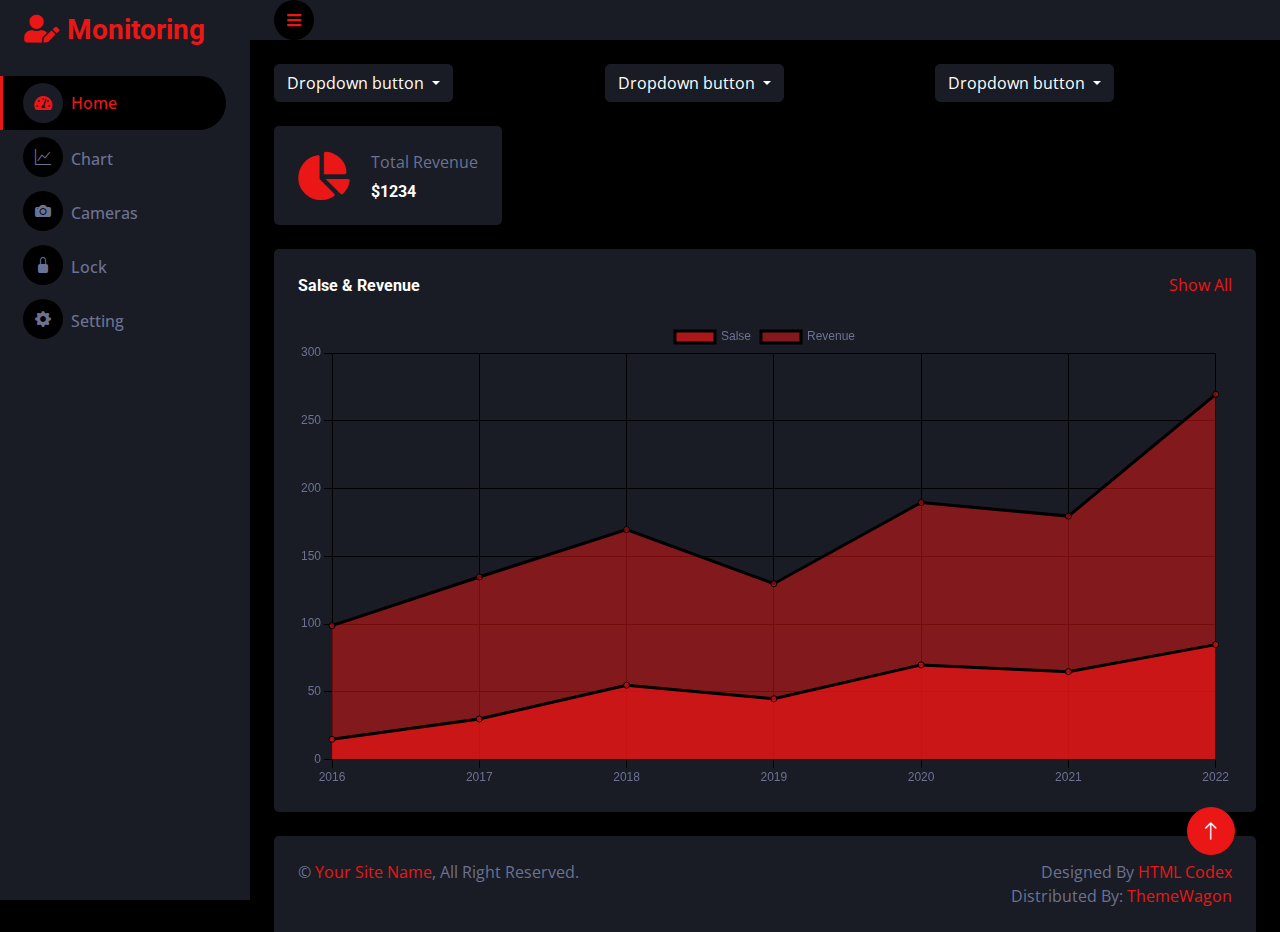
<file: index.html>
<!DOCTYPE html>
<html lang="en">

<head>
    <meta charset="utf-8">
    <title>Monitoring</title>
    <meta content="width=device-width, initial-scale=1.0" name="viewport">
    <meta content="" name="keywords">
    <meta content="" name="description">

    <!-- Favicon -->
    <link href="img/favicon.ico" rel="icon">

    <!-- Google Web Fonts -->
    <link rel="preconnect" href="https://fonts.googleapis.com">
    <link rel="preconnect" href="https://fonts.gstatic.com" crossorigin>
    <link href="https://fonts.googleapis.com/css2?family=Open+Sans:wght@400;600&family=Roboto:wght@500;700&display=swap"
        rel="stylesheet">

    <!-- Icon Font Stylesheet -->
    <link href="https://cdnjs.cloudflare.com/ajax/libs/font-awesome/5.10.0/css/all.min.css" rel="stylesheet">
    <link href="https://cdn.jsdelivr.net/npm/bootstrap-icons@1.4.1/font/bootstrap-icons.css" rel="stylesheet">

    <!-- Libraries Stylesheet -->
    <link href="lib/owlcarousel/assets/owl.carousel.min.css" rel="stylesheet">
    <link href="lib/tempusdominus/css/tempusdominus-bootstrap-4.min.css" rel="stylesheet" />

    <!-- Customized Bootstrap Stylesheet -->
    <link href="css/bootstrap.min.css" rel="stylesheet">

    <!-- Template Stylesheet -->
    <link href="css/style.css" rel="stylesheet">
</head>

<body>
    <div class="container-fluid position-relative d-flex p-0">
        <!-- Spinner Start -->
        <div id="spinner"
            class="show bg-dark position-fixed translate-middle w-100 vh-100 top-50 start-50 d-flex align-items-center justify-content-center">
            <div class="spinner-border text-primary" style="width: 3rem; height: 3rem;" role="status">
                <span class="sr-only">Loading...</span>
            </div>
        </div>
        <!-- Spinner End -->


        <!-- Sidebar Start -->
        <div class="sidebar pe-4 pb-3">
            <nav class="navbar bg-secondary navbar-dark">
                <a href="index.html" class="navbar-brand mx-4 mb-3">
                    <h3 class="text-primary"><i class="fa fa-user-edit me-2"></i>Monitoring</h3>
                </a>
                <!-- <div class="d-flex align-items-center ms-4 mb-4">
                    <div class="position-relative">
                        <img class="rounded-circle" src="img/user.jpg" alt="" style="width: 40px; height: 40px;">
                        <div
                            class="bg-success rounded-circle border border-2 border-white position-absolute end-0 bottom-0 p-1">
                        </div>
                    </div>
                    <div class="ms-3">
                        <h6 class="mb-0">Jhon Doe</h6>
                        <span>Admin</span>
                    </div>
                </div> -->
                <div class="navbar-nav w-100">
                    <a href="index.html" class="nav-item nav-link active"><i
                            class="fa fa-tachometer-alt me-2"></i>Home</a>
                    <!-- <div class="nav-item dropdown">
                        <a href="#" class="nav-link dropdown-toggle" data-bs-toggle="dropdown"><i
                                class="fa fa-laptop me-2"></i>Chart</a>
                        <div class="dropdown-menu bg-transparent border-0">
                            <a href="button.html" class="dropdown-item">Cameras</a>
                            <a href="typography.html" class="dropdown-item">Lock</a>
                            <a href="element.html" class="dropdown-item">Setting</a>
                        </div>
                    </div> -->
                    <a href="widget.html" class="nav-item nav-link"><i class="bi bi-graph-up me-2"></i>Chart</a>
                    <a href="form.html" class="nav-item nav-link"><i class="bi bi-camera-fill me-2"></i>Cameras</a>
                    <a href="table.html" class="nav-item nav-link"><i class="bi bi-lock-fill me-2"></i>Lock</a>
                    <a href="chart.html" class="nav-item nav-link"><i class="bi bi-gear-fill me-2"></i>Setting</a>
                    <!-- <div class="nav-item dropdown">
                        <a href="#" class="nav-link dropdown-toggle" data-bs-toggle="dropdown"><i
                                class="far fa-file-alt me-2"></i>Pages</a>
                        <div class="dropdown-menu bg-transparent border-0">
                            <a href="signin.html" class="dropdown-item">Sign In</a>
                            <a href="signup.html" class="dropdown-item">Sign Up</a>
                            <a href="404.html" class="dropdown-item">404 Error</a>
                            <a href="blank.html" class="dropdown-item">Blank Page</a>
                        </div>
                    </div> -->
                </div>
            </nav>
        </div>
        <!-- Sidebar End -->


        <!-- Content Start -->
        <div class="content">
            <!-- Navbar Start -->
            <nav class="navbar navbar-expand bg-secondary navbar-dark sticky-top px-4 py-0">
                <a href="index.html" class="navbar-brand d-flex d-lg-none me-4">
                    <h2 class="text-primary mb-0"><i class="fa fa-user-edit"></i></h2>
                </a>
                <a href="#" class="sidebar-toggler flex-shrink-0">
                    <i class="fa fa-bars"></i>
                </a>
            </nav>
            <!-- Navbar End -->

            <!-- dropdown -->
            <div class="dropdown-utama container-fluid pt-4 px-4">
                <div class="dropdown">
                    <button class="btn btn-secondary dropdown-toggle" type="button" data-bs-toggle="dropdown"
                        aria-expanded="false">
                        Dropdown button
                    </button>
                    <ul class="dropdown-menu">
                        <li><a class="dropdown-item" href="#">Action</a></li>
                        <li><a class="dropdown-item" href="#">Another action</a></li>
                        <li><a class="dropdown-item" href="#">Something else here</a></li>
                    </ul>
                </div>
                <div class="dropdown">
                    <button class="btn btn-secondary dropdown-toggle" type="button" data-bs-toggle="dropdown"
                        aria-expanded="false">
                        Dropdown button
                    </button>
                    <ul class="dropdown-menu">
                        <li><a class="dropdown-item" href="#">Action</a></li>
                        <li><a class="dropdown-item" href="#">Another action</a></li>
                        <li><a class="dropdown-item" href="#">Something else here</a></li>
                    </ul>
                </div>
                <div class="dropdown">
                    <button class="btn btn-secondary dropdown-toggle" type="button" data-bs-toggle="dropdown"
                        aria-expanded="false">
                        Dropdown button
                    </button>
                    <ul class="dropdown-menu">
                        <li><a class="dropdown-item" href="#">Action</a></li>
                        <li><a class="dropdown-item" href="#">Another action</a></li>
                        <li><a class="dropdown-item" href="#">Something else here</a></li>
                    </ul>
                </div>
            </div>


            <!-- Sale & Revenue Start -->
            <div class="container-fluid pt-4 px-4">
                <div class="row g-4">
                    <div class="col-sm-6 col-xl-3">
                        <div class="bg-secondary rounded d-flex align-items-center justify-content-between p-4">
                            <i class="fa fa-chart-pie fa-3x text-primary"></i>
                            <div class="ms-3">
                                <p class="mb-2">Total Revenue</p>
                                <h6 class="mb-0">$1234</h6>
                            </div>
                        </div>
                    </div>
                </div>
            </div>
            
            <!-- Sale & Revenue End -->


            <!-- Sales Chart Start -->
            <div class="container-fluid pt-4 px-4">
                <div class="row g-4">
                    <div class="col">
                        <div class="bg-secondary text-center rounded p-4">
                            <div class="d-flex align-items-center justify-content-between mb-4">
                                <h6 class="mb-0">Salse & Revenue</h6>
                                <a href="">Show All</a>
                            </div>
                            <canvas id="salse-revenue"></canvas>
                        </div>
                    </div>
                </div>
            </div>
            <!-- Sales Chart End -->


            <!-- Recent Sales Start -->
            <!-- <div class="container-fluid pt-4 px-4">
                <div class="bg-secondary text-center rounded p-4">
                    <div class="d-flex align-items-center justify-content-between mb-4">
                        <h6 class="mb-0">Recent Salse</h6>
                        <a href="">Show All</a>
                    </div>
                    <div class="table-responsive">
                        <table class="table text-start align-middle table-bordered table-hover mb-0">
                            <thead>
                                <tr class="text-white">
                                    <th scope="col"><input class="form-check-input" type="checkbox"></th>
                                    <th scope="col">Date</th>
                                    <th scope="col">Invoice</th>
                                    <th scope="col">Customer</th>
                                    <th scope="col">Amount</th>
                                    <th scope="col">Status</th>
                                    <th scope="col">Action</th>
                                </tr>
                            </thead>
                            <tbody>
                                <tr>
                                    <td><input class="form-check-input" type="checkbox"></td>
                                    <td>01 Jan 2045</td>
                                    <td>INV-0123</td>
                                    <td>Jhon Doe</td>
                                    <td>$123</td>
                                    <td>Paid</td>
                                    <td><a class="btn btn-sm btn-primary" href="">Detail</a></td>
                                </tr>
                                <tr>
                                    <td><input class="form-check-input" type="checkbox"></td>
                                    <td>01 Jan 2045</td>
                                    <td>INV-0123</td>
                                    <td>Jhon Doe</td>
                                    <td>$123</td>
                                    <td>Paid</td>
                                    <td><a class="btn btn-sm btn-primary" href="">Detail</a></td>
                                </tr>
                                <tr>
                                    <td><input class="form-check-input" type="checkbox"></td>
                                    <td>01 Jan 2045</td>
                                    <td>INV-0123</td>
                                    <td>Jhon Doe</td>
                                    <td>$123</td>
                                    <td>Paid</td>
                                    <td><a class="btn btn-sm btn-primary" href="">Detail</a></td>
                                </tr>
                                <tr>
                                    <td><input class="form-check-input" type="checkbox"></td>
                                    <td>01 Jan 2045</td>
                                    <td>INV-0123</td>
                                    <td>Jhon Doe</td>
                                    <td>$123</td>
                                    <td>Paid</td>
                                    <td><a class="btn btn-sm btn-primary" href="">Detail</a></td>
                                </tr>
                                <tr>
                                    <td><input class="form-check-input" type="checkbox"></td>
                                    <td>01 Jan 2045</td>
                                    <td>INV-0123</td>
                                    <td>Jhon Doe</td>
                                    <td>$123</td>
                                    <td>Paid</td>
                                    <td><a class="btn btn-sm btn-primary" href="">Detail</a></td>
                                </tr>
                            </tbody>
                        </table>
                    </div>
                </div>
            </div> -->
            <!-- Recent Sales End -->


            <!-- Widgets Start -->
            <!-- <div class="container-fluid pt-4 px-4">
                <div class="row g-4">
                    <div class="col-sm-12 col-md-6 col-xl-4">
                        <div class="h-100 bg-secondary rounded p-4">
                            <div class="d-flex align-items-center justify-content-between mb-2">
                                <h6 class="mb-0">Messages</h6>
                                <a href="">Show All</a>
                            </div>
                            <div class="d-flex align-items-center border-bottom py-3">
                                <img class="rounded-circle flex-shrink-0" src="img/user.jpg" alt=""
                                    style="width: 40px; height: 40px;">
                                <div class="w-100 ms-3">
                                    <div class="d-flex w-100 justify-content-between">
                                        <h6 class="mb-0">Jhon Doe</h6>
                                        <small>15 minutes ago</small>
                                    </div>
                                    <span>Short message goes here...</span>
                                </div>
                            </div>
                            <div class="d-flex align-items-center border-bottom py-3">
                                <img class="rounded-circle flex-shrink-0" src="img/user.jpg" alt=""
                                    style="width: 40px; height: 40px;">
                                <div class="w-100 ms-3">
                                    <div class="d-flex w-100 justify-content-between">
                                        <h6 class="mb-0">Jhon Doe</h6>
                                        <small>15 minutes ago</small>
                                    </div>
                                    <span>Short message goes here...</span>
                                </div>
                            </div>
                            <div class="d-flex align-items-center border-bottom py-3">
                                <img class="rounded-circle flex-shrink-0" src="img/user.jpg" alt=""
                                    style="width: 40px; height: 40px;">
                                <div class="w-100 ms-3">
                                    <div class="d-flex w-100 justify-content-between">
                                        <h6 class="mb-0">Jhon Doe</h6>
                                        <small>15 minutes ago</small>
                                    </div>
                                    <span>Short message goes here...</span>
                                </div>
                            </div>
                            <div class="d-flex align-items-center pt-3">
                                <img class="rounded-circle flex-shrink-0" src="img/user.jpg" alt=""
                                    style="width: 40px; height: 40px;">
                                <div class="w-100 ms-3">
                                    <div class="d-flex w-100 justify-content-between">
                                        <h6 class="mb-0">Jhon Doe</h6>
                                        <small>15 minutes ago</small>
                                    </div>
                                    <span>Short message goes here...</span>
                                </div>
                            </div>
                        </div>
                    </div>
                    <div class="col-sm-12 col-md-6 col-xl-4">
                        <div class="h-100 bg-secondary rounded p-4">
                            <div class="d-flex align-items-center justify-content-between mb-4">
                                <h6 class="mb-0">Calender</h6>
                                <a href="">Show All</a>
                            </div>
                            <div id="calender"></div>
                        </div>
                    </div>
                    <div class="col-sm-12 col-md-6 col-xl-4">
                        <div class="h-100 bg-secondary rounded p-4">
                            <div class="d-flex align-items-center justify-content-between mb-4">
                                <h6 class="mb-0">To Do List</h6>
                                <a href="">Show All</a>
                            </div>
                            <div class="d-flex mb-2">
                                <input class="form-control bg-dark border-0" type="text" placeholder="Enter task">
                                <button type="button" class="btn btn-primary ms-2">Add</button>
                            </div>
                            <div class="d-flex align-items-center border-bottom py-2">
                                <input class="form-check-input m-0" type="checkbox">
                                <div class="w-100 ms-3">
                                    <div class="d-flex w-100 align-items-center justify-content-between">
                                        <span>Short task goes here...</span>
                                        <button class="btn btn-sm"><i class="fa fa-times"></i></button>
                                    </div>
                                </div>
                            </div>
                            <div class="d-flex align-items-center border-bottom py-2">
                                <input class="form-check-input m-0" type="checkbox">
                                <div class="w-100 ms-3">
                                    <div class="d-flex w-100 align-items-center justify-content-between">
                                        <span>Short task goes here...</span>
                                        <button class="btn btn-sm"><i class="fa fa-times"></i></button>
                                    </div>
                                </div>
                            </div>
                            <div class="d-flex align-items-center border-bottom py-2">
                                <input class="form-check-input m-0" type="checkbox" checked>
                                <div class="w-100 ms-3">
                                    <div class="d-flex w-100 align-items-center justify-content-between">
                                        <span><del>Short task goes here...</del></span>
                                        <button class="btn btn-sm text-primary"><i class="fa fa-times"></i></button>
                                    </div>
                                </div>
                            </div>
                            <div class="d-flex align-items-center border-bottom py-2">
                                <input class="form-check-input m-0" type="checkbox">
                                <div class="w-100 ms-3">
                                    <div class="d-flex w-100 align-items-center justify-content-between">
                                        <span>Short task goes here...</span>
                                        <button class="btn btn-sm"><i class="fa fa-times"></i></button>
                                    </div>
                                </div>
                            </div>
                            <div class="d-flex align-items-center pt-2">
                                <input class="form-check-input m-0" type="checkbox">
                                <div class="w-100 ms-3">
                                    <div class="d-flex w-100 align-items-center justify-content-between">
                                        <span>Short task goes here...</span>
                                        <button class="btn btn-sm"><i class="fa fa-times"></i></button>
                                    </div>
                                </div>
                            </div>
                        </div>
                    </div>
                </div>
            </div> -->
            <!-- Widgets End -->


            <!-- Footer Start -->
            <div class="container-fluid pt-4 px-4">
                <div class="bg-secondary rounded-top p-4">
                    <div class="row">
                        <div class="col-12 col-sm-6 text-center text-sm-start">
                            &copy; <a href="#">Your Site Name</a>, All Right Reserved.
                        </div>
                        <div class="col-12 col-sm-6 text-center text-sm-end">
                            <!--/*** This template is free as long as you keep the footer author’s credit link/attribution link/backlink. If you'd like to use the template without the footer author’s credit link/attribution link/backlink, you can purchase the Credit Removal License from "https://htmlcodex.com/credit-removal". Thank you for your support. ***/-->
                            Designed By <a href="https://htmlcodex.com">HTML Codex</a>
                            <br>Distributed By: <a href="https://themewagon.com" target="_blank">ThemeWagon</a>
                        </div>
                    </div>
                </div>
            </div>
            <!-- Footer End -->
        </div>
        <!-- Content End -->


        <!-- Back to Top -->
        <a href="#" class="btn btn-lg btn-primary btn-lg-square back-to-top"><i class="bi bi-arrow-up"></i></a>
    </div>

    <!-- JavaScript Libraries -->
    <script src="https://code.jquery.com/jquery-3.4.1.min.js"></script>
    <script src="https://cdn.jsdelivr.net/npm/bootstrap@5.0.0/dist/js/bootstrap.bundle.min.js"></script>
    <script src="lib/chart/chart.min.js"></script>
    <script src="lib/easing/easing.min.js"></script>
    <script src="lib/waypoints/waypoints.min.js"></script>
    <script src="lib/owlcarousel/owl.carousel.min.js"></script>
    <script src="lib/tempusdominus/js/moment.min.js"></script>
    <script src="lib/tempusdominus/js/moment-timezone.min.js"></script>
    <script src="lib/tempusdominus/js/tempusdominus-bootstrap-4.min.js"></script>

    <!-- Template Javascript -->
    <script src="js/main.js"></script>
</body>

</html>
</file>
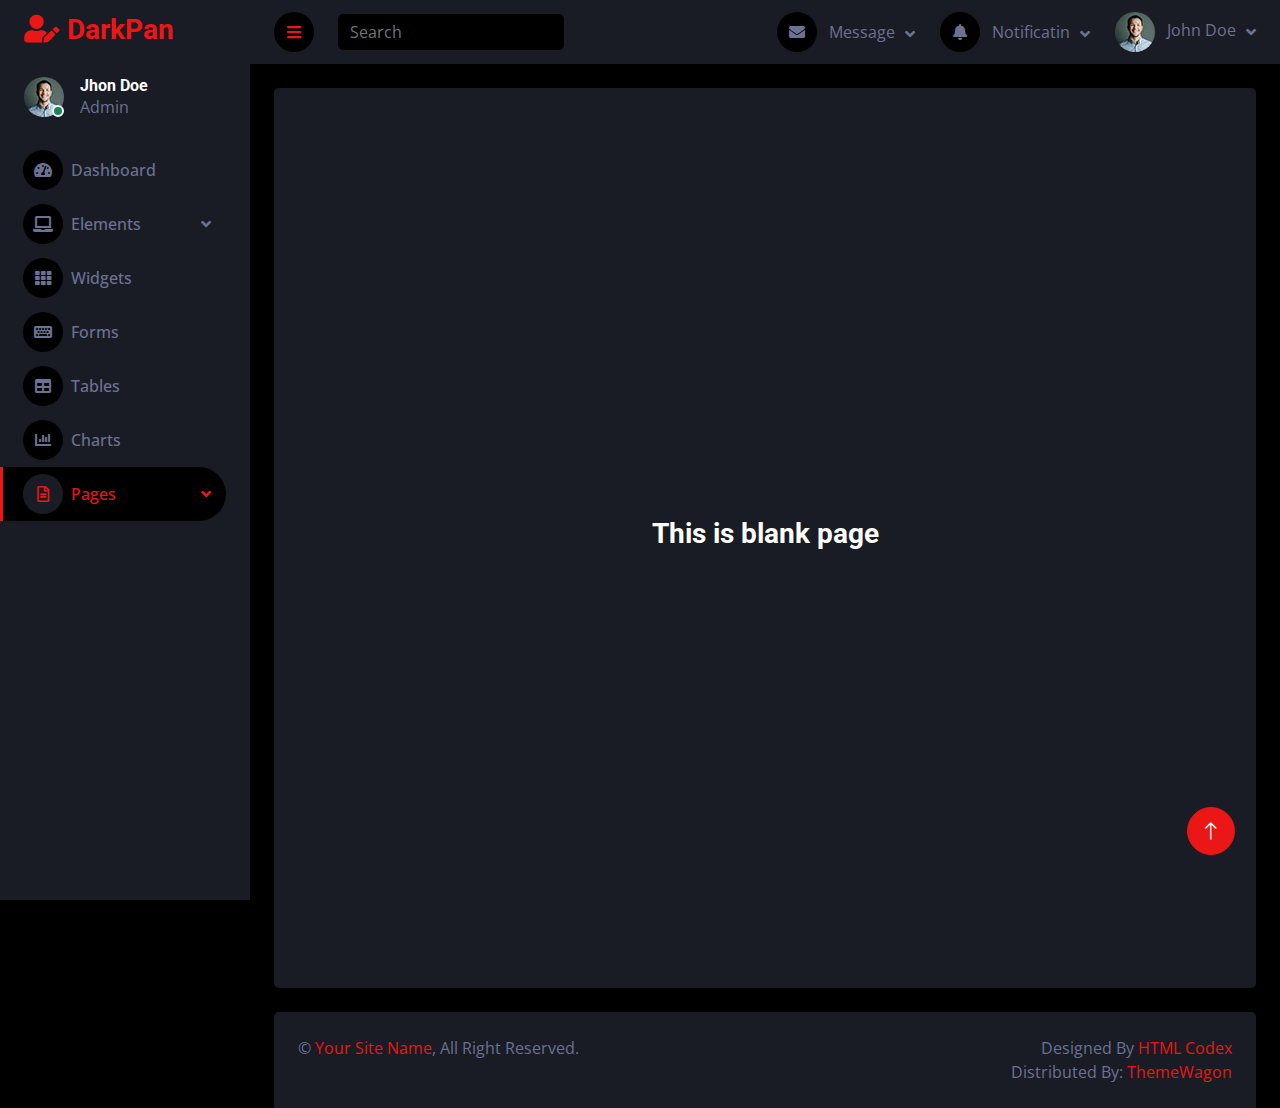
<file: blank.html>
<!DOCTYPE html>
<html lang="en">

<head>
    <meta charset="utf-8">
    <title>DarkPan - Bootstrap 5 Admin Template</title>
    <meta content="width=device-width, initial-scale=1.0" name="viewport">
    <meta content="" name="keywords">
    <meta content="" name="description">

    <!-- Favicon -->
    <link href="img/favicon.ico" rel="icon">

    <!-- Google Web Fonts -->
    <link rel="preconnect" href="https://fonts.googleapis.com">
    <link rel="preconnect" href="https://fonts.gstatic.com" crossorigin>
    <link href="https://fonts.googleapis.com/css2?family=Open+Sans:wght@400;600&family=Roboto:wght@500;700&display=swap" rel="stylesheet"> 
    
    <!-- Icon Font Stylesheet -->
    <link href="https://cdnjs.cloudflare.com/ajax/libs/font-awesome/5.10.0/css/all.min.css" rel="stylesheet">
    <link href="https://cdn.jsdelivr.net/npm/bootstrap-icons@1.4.1/font/bootstrap-icons.css" rel="stylesheet">

    <!-- Libraries Stylesheet -->
    <link href="lib/owlcarousel/assets/owl.carousel.min.css" rel="stylesheet">
    <link href="lib/tempusdominus/css/tempusdominus-bootstrap-4.min.css" rel="stylesheet" />

    <!-- Customized Bootstrap Stylesheet -->
    <link href="css/bootstrap.min.css" rel="stylesheet">

    <!-- Template Stylesheet -->
    <link href="css/style.css" rel="stylesheet">
</head>

<body>
    <div class="container-fluid position-relative d-flex p-0">
        <!-- Spinner Start -->
        <div id="spinner" class="show bg-dark position-fixed translate-middle w-100 vh-100 top-50 start-50 d-flex align-items-center justify-content-center">
            <div class="spinner-border text-primary" style="width: 3rem; height: 3rem;" role="status">
                <span class="sr-only">Loading...</span>
            </div>
        </div>
        <!-- Spinner End -->


        <!-- Sidebar Start -->
        <div class="sidebar pe-4 pb-3">
            <nav class="navbar bg-secondary navbar-dark">
                <a href="index.html" class="navbar-brand mx-4 mb-3">
                    <h3 class="text-primary"><i class="fa fa-user-edit me-2"></i>DarkPan</h3>
                </a>
                <div class="d-flex align-items-center ms-4 mb-4">
                    <div class="position-relative">
                        <img class="rounded-circle" src="img/user.jpg" alt="" style="width: 40px; height: 40px;">
                        <div class="bg-success rounded-circle border border-2 border-white position-absolute end-0 bottom-0 p-1"></div>
                    </div>
                    <div class="ms-3">
                        <h6 class="mb-0">Jhon Doe</h6>
                        <span>Admin</span>
                    </div>
                </div>
                <div class="navbar-nav w-100">
                    <a href="index.html" class="nav-item nav-link"><i class="fa fa-tachometer-alt me-2"></i>Dashboard</a>
                    <div class="nav-item dropdown">
                        <a href="#" class="nav-link dropdown-toggle" data-bs-toggle="dropdown"><i class="fa fa-laptop me-2"></i>Elements</a>
                        <div class="dropdown-menu bg-transparent border-0">
                            <a href="button.html" class="dropdown-item">Buttons</a>
                            <a href="typography.html" class="dropdown-item">Typography</a>
                            <a href="element.html" class="dropdown-item">Other Elements</a>
                        </div>
                    </div>
                    <a href="widget.html" class="nav-item nav-link"><i class="fa fa-th me-2"></i>Widgets</a>
                    <a href="form.html" class="nav-item nav-link"><i class="fa fa-keyboard me-2"></i>Forms</a>
                    <a href="table.html" class="nav-item nav-link"><i class="fa fa-table me-2"></i>Tables</a>
                    <a href="chart.html" class="nav-item nav-link"><i class="fa fa-chart-bar me-2"></i>Charts</a>
                    <div class="nav-item dropdown">
                        <a href="#" class="nav-link dropdown-toggle active" data-bs-toggle="dropdown"><i class="far fa-file-alt me-2"></i>Pages</a>
                        <div class="dropdown-menu bg-transparent border-0">
                            <a href="signin.html" class="dropdown-item">Sign In</a>
                            <a href="signup.html" class="dropdown-item">Sign Up</a>
                            <a href="404.html" class="dropdown-item">404 Error</a>
                            <a href="blank.html" class="dropdown-item active">Blank Page</a>
                        </div>
                    </div>
                </div>
            </nav>
        </div>
        <!-- Sidebar End -->


        <!-- Content Start -->
        <div class="content">
            <!-- Navbar Start -->
            <nav class="navbar navbar-expand bg-secondary navbar-dark sticky-top px-4 py-0">
                <a href="index.html" class="navbar-brand d-flex d-lg-none me-4">
                    <h2 class="text-primary mb-0"><i class="fa fa-user-edit"></i></h2>
                </a>
                <a href="#" class="sidebar-toggler flex-shrink-0">
                    <i class="fa fa-bars"></i>
                </a>
                <form class="d-none d-md-flex ms-4">
                    <input class="form-control bg-dark border-0" type="search" placeholder="Search">
                </form>
                <div class="navbar-nav align-items-center ms-auto">
                    <div class="nav-item dropdown">
                        <a href="#" class="nav-link dropdown-toggle" data-bs-toggle="dropdown">
                            <i class="fa fa-envelope me-lg-2"></i>
                            <span class="d-none d-lg-inline-flex">Message</span>
                        </a>
                        <div class="dropdown-menu dropdown-menu-end bg-secondary border-0 rounded-0 rounded-bottom m-0">
                            <a href="#" class="dropdown-item">
                                <div class="d-flex align-items-center">
                                    <img class="rounded-circle" src="img/user.jpg" alt="" style="width: 40px; height: 40px;">
                                    <div class="ms-2">
                                        <h6 class="fw-normal mb-0">Jhon send you a message</h6>
                                        <small>15 minutes ago</small>
                                    </div>
                                </div>
                            </a>
                            <hr class="dropdown-divider">
                            <a href="#" class="dropdown-item">
                                <div class="d-flex align-items-center">
                                    <img class="rounded-circle" src="img/user.jpg" alt="" style="width: 40px; height: 40px;">
                                    <div class="ms-2">
                                        <h6 class="fw-normal mb-0">Jhon send you a message</h6>
                                        <small>15 minutes ago</small>
                                    </div>
                                </div>
                            </a>
                            <hr class="dropdown-divider">
                            <a href="#" class="dropdown-item">
                                <div class="d-flex align-items-center">
                                    <img class="rounded-circle" src="img/user.jpg" alt="" style="width: 40px; height: 40px;">
                                    <div class="ms-2">
                                        <h6 class="fw-normal mb-0">Jhon send you a message</h6>
                                        <small>15 minutes ago</small>
                                    </div>
                                </div>
                            </a>
                            <hr class="dropdown-divider">
                            <a href="#" class="dropdown-item text-center">See all message</a>
                        </div>
                    </div>
                    <div class="nav-item dropdown">
                        <a href="#" class="nav-link dropdown-toggle" data-bs-toggle="dropdown">
                            <i class="fa fa-bell me-lg-2"></i>
                            <span class="d-none d-lg-inline-flex">Notificatin</span>
                        </a>
                        <div class="dropdown-menu dropdown-menu-end bg-secondary border-0 rounded-0 rounded-bottom m-0">
                            <a href="#" class="dropdown-item">
                                <h6 class="fw-normal mb-0">Profile updated</h6>
                                <small>15 minutes ago</small>
                            </a>
                            <hr class="dropdown-divider">
                            <a href="#" class="dropdown-item">
                                <h6 class="fw-normal mb-0">New user added</h6>
                                <small>15 minutes ago</small>
                            </a>
                            <hr class="dropdown-divider">
                            <a href="#" class="dropdown-item">
                                <h6 class="fw-normal mb-0">Password changed</h6>
                                <small>15 minutes ago</small>
                            </a>
                            <hr class="dropdown-divider">
                            <a href="#" class="dropdown-item text-center">See all notifications</a>
                        </div>
                    </div>
                    <div class="nav-item dropdown">
                        <a href="#" class="nav-link dropdown-toggle" data-bs-toggle="dropdown">
                            <img class="rounded-circle me-lg-2" src="img/user.jpg" alt="" style="width: 40px; height: 40px;">
                            <span class="d-none d-lg-inline-flex">John Doe</span>
                        </a>
                        <div class="dropdown-menu dropdown-menu-end bg-secondary border-0 rounded-0 rounded-bottom m-0">
                            <a href="#" class="dropdown-item">My Profile</a>
                            <a href="#" class="dropdown-item">Settings</a>
                            <a href="#" class="dropdown-item">Log Out</a>
                        </div>
                    </div>
                </div>
            </nav>
            <!-- Navbar End -->


            <!-- Blank Start -->
            <div class="container-fluid pt-4 px-4">
                <div class="row vh-100 bg-secondary rounded align-items-center justify-content-center mx-0">
                    <div class="col-md-6 text-center">
                        <h3>This is blank page</h3>
                    </div>
                </div>
            </div>
            <!-- Blank End -->


            <!-- Footer Start -->
            <div class="container-fluid pt-4 px-4">
                <div class="bg-secondary rounded-top p-4">
                    <div class="row">
                        <div class="col-12 col-sm-6 text-center text-sm-start">
                            &copy; <a href="#">Your Site Name</a>, All Right Reserved. 
                        </div>
                        <div class="col-12 col-sm-6 text-center text-sm-end">
                            <!--/*** This template is free as long as you keep the footer author’s credit link/attribution link/backlink. If you'd like to use the template without the footer author’s credit link/attribution link/backlink, you can purchase the Credit Removal License from "https://htmlcodex.com/credit-removal". Thank you for your support. ***/-->
                            Designed By <a href="https://htmlcodex.com">HTML Codex</a>
                            <br>Distributed By: <a href="https://themewagon.com" target="_blank">ThemeWagon</a>
                        </div>
                    </div>
                </div>
            </div>
            <!-- Footer End -->
        </div>
        <!-- Content End -->


        <!-- Back to Top -->
        <a href="#" class="btn btn-lg btn-primary btn-lg-square back-to-top"><i class="bi bi-arrow-up"></i></a>
    </div>

    <!-- JavaScript Libraries -->
    <script src="https://code.jquery.com/jquery-3.4.1.min.js"></script>
    <script src="https://cdn.jsdelivr.net/npm/bootstrap@5.0.0/dist/js/bootstrap.bundle.min.js"></script>
    <script src="lib/chart/chart.min.js"></script>
    <script src="lib/easing/easing.min.js"></script>
    <script src="lib/waypoints/waypoints.min.js"></script>
    <script src="lib/owlcarousel/owl.carousel.min.js"></script>
    <script src="lib/tempusdominus/js/moment.min.js"></script>
    <script src="lib/tempusdominus/js/moment-timezone.min.js"></script>
    <script src="lib/tempusdominus/js/tempusdominus-bootstrap-4.min.js"></script>

    <!-- Template Javascript -->
    <script src="js/main.js"></script>
</body>

</html>
</file>
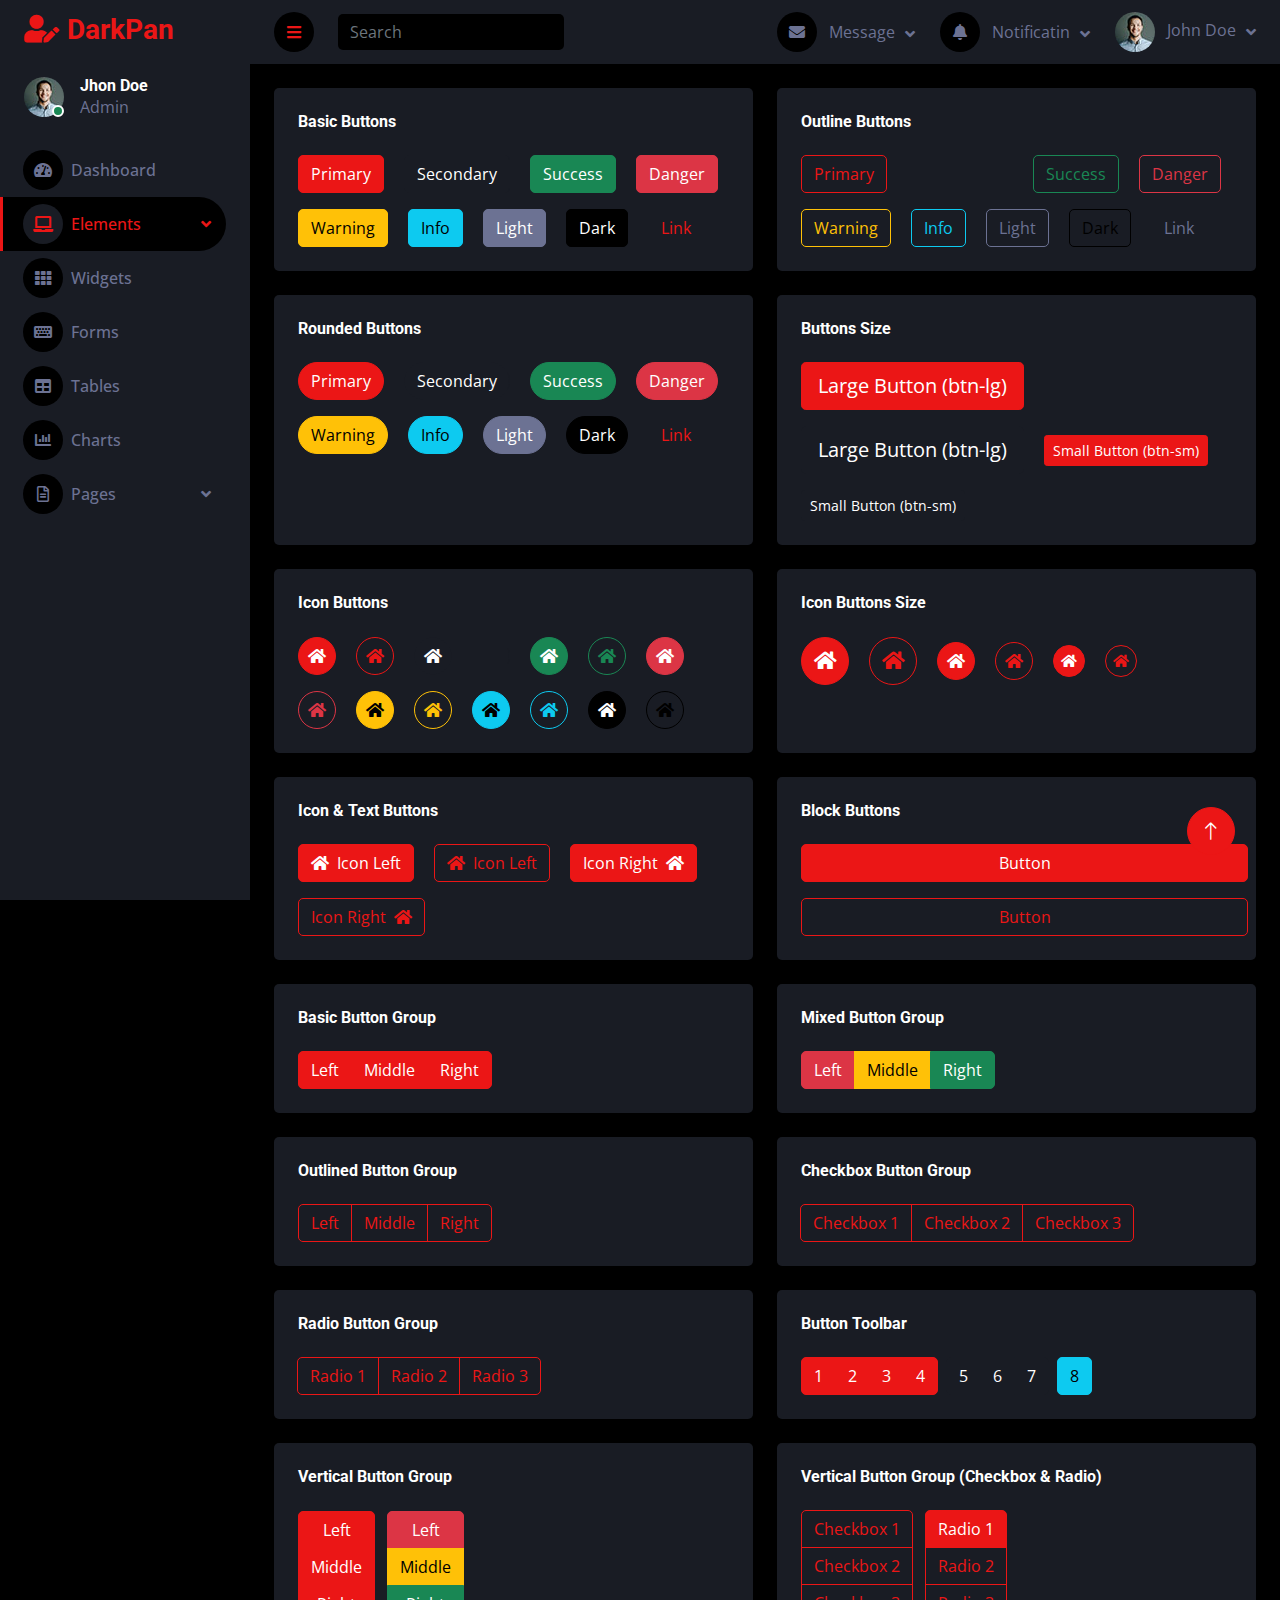
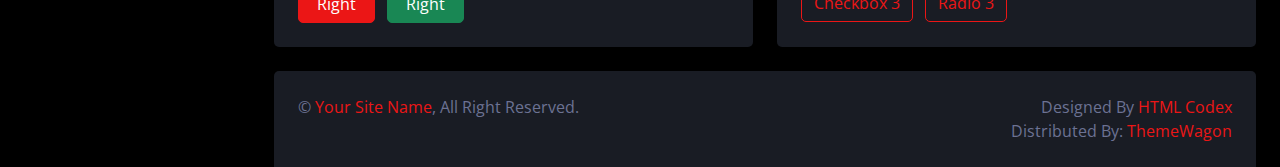
<file: button.html>
<!DOCTYPE html>
<html lang="en">

<head>
    <meta charset="utf-8">
    <title>DarkPan - Bootstrap 5 Admin Template</title>
    <meta content="width=device-width, initial-scale=1.0" name="viewport">
    <meta content="" name="keywords">
    <meta content="" name="description">

    <!-- Favicon -->
    <link href="img/favicon.ico" rel="icon">

    <!-- Google Web Fonts -->
    <link rel="preconnect" href="https://fonts.googleapis.com">
    <link rel="preconnect" href="https://fonts.gstatic.com" crossorigin>
    <link href="https://fonts.googleapis.com/css2?family=Open+Sans:wght@400;600&family=Roboto:wght@500;700&display=swap" rel="stylesheet"> 
    
    <!-- Icon Font Stylesheet -->
    <link href="https://cdnjs.cloudflare.com/ajax/libs/font-awesome/5.10.0/css/all.min.css" rel="stylesheet">
    <link href="https://cdn.jsdelivr.net/npm/bootstrap-icons@1.4.1/font/bootstrap-icons.css" rel="stylesheet">

    <!-- Libraries Stylesheet -->
    <link href="lib/owlcarousel/assets/owl.carousel.min.css" rel="stylesheet">
    <link href="lib/tempusdominus/css/tempusdominus-bootstrap-4.min.css" rel="stylesheet" />

    <!-- Customized Bootstrap Stylesheet -->
    <link href="css/bootstrap.min.css" rel="stylesheet">

    <!-- Template Stylesheet -->
    <link href="css/style.css" rel="stylesheet">
</head>

<body>
    <div class="container-fluid position-relative d-flex p-0">
        <!-- Spinner Start -->
        <div id="spinner" class="show bg-dark position-fixed translate-middle w-100 vh-100 top-50 start-50 d-flex align-items-center justify-content-center">
            <div class="spinner-border text-primary" style="width: 3rem; height: 3rem;" role="status">
                <span class="sr-only">Loading...</span>
            </div>
        </div>
        <!-- Spinner End -->


        <!-- Sidebar Start -->
        <div class="sidebar pe-4 pb-3">
            <nav class="navbar bg-secondary navbar-dark">
                <a href="index.html" class="navbar-brand mx-4 mb-3">
                    <h3 class="text-primary"><i class="fa fa-user-edit me-2"></i>DarkPan</h3>
                </a>
                <div class="d-flex align-items-center ms-4 mb-4">
                    <div class="position-relative">
                        <img class="rounded-circle" src="img/user.jpg" alt="" style="width: 40px; height: 40px;">
                        <div class="bg-success rounded-circle border border-2 border-white position-absolute end-0 bottom-0 p-1"></div>
                    </div>
                    <div class="ms-3">
                        <h6 class="mb-0">Jhon Doe</h6>
                        <span>Admin</span>
                    </div>
                </div>
                <div class="navbar-nav w-100">
                    <a href="index.html" class="nav-item nav-link"><i class="fa fa-tachometer-alt me-2"></i>Dashboard</a>
                    <div class="nav-item dropdown">
                        <a href="#" class="nav-link dropdown-toggle active" data-bs-toggle="dropdown"><i class="fa fa-laptop me-2"></i>Elements</a>
                        <div class="dropdown-menu bg-transparent border-0">
                            <a href="button.html" class="dropdown-item active">Buttons</a>
                            <a href="typography.html" class="dropdown-item">Typography</a>
                            <a href="element.html" class="dropdown-item">Other Elements</a>
                        </div>
                    </div>
                    <a href="widget.html" class="nav-item nav-link"><i class="fa fa-th me-2"></i>Widgets</a>
                    <a href="form.html" class="nav-item nav-link"><i class="fa fa-keyboard me-2"></i>Forms</a>
                    <a href="table.html" class="nav-item nav-link"><i class="fa fa-table me-2"></i>Tables</a>
                    <a href="chart.html" class="nav-item nav-link"><i class="fa fa-chart-bar me-2"></i>Charts</a>
                    <div class="nav-item dropdown">
                        <a href="#" class="nav-link dropdown-toggle" data-bs-toggle="dropdown"><i class="far fa-file-alt me-2"></i>Pages</a>
                        <div class="dropdown-menu bg-transparent border-0">
                            <a href="signin.html" class="dropdown-item">Sign In</a>
                            <a href="signup.html" class="dropdown-item">Sign Up</a>
                            <a href="404.html" class="dropdown-item">404 Error</a>
                            <a href="blank.html" class="dropdown-item">Blank Page</a>
                        </div>
                    </div>
                </div>
            </nav>
        </div>
        <!-- Sidebar End -->


        <!-- Content Start -->
        <div class="content">
            <!-- Navbar Start -->
            <nav class="navbar navbar-expand bg-secondary navbar-dark sticky-top px-4 py-0">
                <a href="index.html" class="navbar-brand d-flex d-lg-none me-4">
                    <h2 class="text-primary mb-0"><i class="fa fa-user-edit"></i></h2>
                </a>
                <a href="#" class="sidebar-toggler flex-shrink-0">
                    <i class="fa fa-bars"></i>
                </a>
                <form class="d-none d-md-flex ms-4">
                    <input class="form-control bg-dark border-0" type="search" placeholder="Search">
                </form>
                <div class="navbar-nav align-items-center ms-auto">
                    <div class="nav-item dropdown">
                        <a href="#" class="nav-link dropdown-toggle" data-bs-toggle="dropdown">
                            <i class="fa fa-envelope me-lg-2"></i>
                            <span class="d-none d-lg-inline-flex">Message</span>
                        </a>
                        <div class="dropdown-menu dropdown-menu-end bg-secondary border-0 rounded-0 rounded-bottom m-0">
                            <a href="#" class="dropdown-item">
                                <div class="d-flex align-items-center">
                                    <img class="rounded-circle" src="img/user.jpg" alt="" style="width: 40px; height: 40px;">
                                    <div class="ms-2">
                                        <h6 class="fw-normal mb-0">Jhon send you a message</h6>
                                        <small>15 minutes ago</small>
                                    </div>
                                </div>
                            </a>
                            <hr class="dropdown-divider">
                            <a href="#" class="dropdown-item">
                                <div class="d-flex align-items-center">
                                    <img class="rounded-circle" src="img/user.jpg" alt="" style="width: 40px; height: 40px;">
                                    <div class="ms-2">
                                        <h6 class="fw-normal mb-0">Jhon send you a message</h6>
                                        <small>15 minutes ago</small>
                                    </div>
                                </div>
                            </a>
                            <hr class="dropdown-divider">
                            <a href="#" class="dropdown-item">
                                <div class="d-flex align-items-center">
                                    <img class="rounded-circle" src="img/user.jpg" alt="" style="width: 40px; height: 40px;">
                                    <div class="ms-2">
                                        <h6 class="fw-normal mb-0">Jhon send you a message</h6>
                                        <small>15 minutes ago</small>
                                    </div>
                                </div>
                            </a>
                            <hr class="dropdown-divider">
                            <a href="#" class="dropdown-item text-center">See all message</a>
                        </div>
                    </div>
                    <div class="nav-item dropdown">
                        <a href="#" class="nav-link dropdown-toggle" data-bs-toggle="dropdown">
                            <i class="fa fa-bell me-lg-2"></i>
                            <span class="d-none d-lg-inline-flex">Notificatin</span>
                        </a>
                        <div class="dropdown-menu dropdown-menu-end bg-secondary border-0 rounded-0 rounded-bottom m-0">
                            <a href="#" class="dropdown-item">
                                <h6 class="fw-normal mb-0">Profile updated</h6>
                                <small>15 minutes ago</small>
                            </a>
                            <hr class="dropdown-divider">
                            <a href="#" class="dropdown-item">
                                <h6 class="fw-normal mb-0">New user added</h6>
                                <small>15 minutes ago</small>
                            </a>
                            <hr class="dropdown-divider">
                            <a href="#" class="dropdown-item">
                                <h6 class="fw-normal mb-0">Password changed</h6>
                                <small>15 minutes ago</small>
                            </a>
                            <hr class="dropdown-divider">
                            <a href="#" class="dropdown-item text-center">See all notifications</a>
                        </div>
                    </div>
                    <div class="nav-item dropdown">
                        <a href="#" class="nav-link dropdown-toggle" data-bs-toggle="dropdown">
                            <img class="rounded-circle me-lg-2" src="img/user.jpg" alt="" style="width: 40px; height: 40px;">
                            <span class="d-none d-lg-inline-flex">John Doe</span>
                        </a>
                        <div class="dropdown-menu dropdown-menu-end bg-secondary border-0 rounded-0 rounded-bottom m-0">
                            <a href="#" class="dropdown-item">My Profile</a>
                            <a href="#" class="dropdown-item">Settings</a>
                            <a href="#" class="dropdown-item">Log Out</a>
                        </div>
                    </div>
                </div>
            </nav>
            <!-- Navbar End -->


            <!-- Button Start -->
            <div class="container-fluid pt-4 px-4">
                <div class="row g-4">
                    <div class="col-sm-12 col-xl-6">
                        <div class="bg-secondary rounded h-100 p-4">
                            <h6 class="mb-4">Basic Buttons</h6>
                            <div class="m-n2">
                                <button type="button" class="btn btn-primary m-2">Primary</button>
                                <button type="button" class="btn btn-secondary m-2">Secondary</button>
                                <button type="button" class="btn btn-success m-2">Success</button>
                                <button type="button" class="btn btn-danger m-2">Danger</button>
                                <button type="button" class="btn btn-warning m-2">Warning</button>
                                <button type="button" class="btn btn-info m-2">Info</button>
                                <button type="button" class="btn btn-light m-2">Light</button>
                                <button type="button" class="btn btn-dark m-2">Dark</button>
                                <button type="button" class="btn btn-link m-2">Link</button>
                            </div>
                        </div>
                    </div>
                    <div class="col-sm-12 col-xl-6">
                        <div class="bg-secondary rounded h-100 p-4">
                            <h6 class="mb-4">Outline Buttons</h6>
                            <div class="m-n2">
                                <button type="button" class="btn btn-outline-primary m-2">Primary</button>
                                <button type="button" class="btn btn-outline-secondary m-2">Secondary</button>
                                <button type="button" class="btn btn-outline-success m-2">Success</button>
                                <button type="button" class="btn btn-outline-danger m-2">Danger</button>
                                <button type="button" class="btn btn-outline-warning m-2">Warning</button>
                                <button type="button" class="btn btn-outline-info m-2">Info</button>
                                <button type="button" class="btn btn-outline-light m-2">Light</button>
                                <button type="button" class="btn btn-outline-dark m-2">Dark</button>
                                <button type="button" class="btn btn-outline-link m-2">Link</button>
                            </div>
                        </div>
                    </div>
                    <div class="col-sm-12 col-xl-6">
                        <div class="bg-secondary rounded h-100 p-4">
                            <h6 class="mb-4">Rounded Buttons</h6>
                            <div class="m-n2">
                                <button type="button" class="btn btn-primary rounded-pill m-2">Primary</button>
                                <button type="button" class="btn btn-secondary rounded-pill m-2">Secondary</button>
                                <button type="button" class="btn btn-success rounded-pill m-2">Success</button>
                                <button type="button" class="btn btn-danger rounded-pill m-2">Danger</button>
                                <button type="button" class="btn btn-warning rounded-pill m-2">Warning</button>
                                <button type="button" class="btn btn-info rounded-pill m-2">Info</button>
                                <button type="button" class="btn btn-light rounded-pill m-2">Light</button>
                                <button type="button" class="btn btn-dark rounded-pill m-2">Dark</button>
                                <button type="button" class="btn btn-link rounded-pill m-2">Link</button>
                            </div>
                        </div>
                    </div>
                    <div class="col-sm-12 col-xl-6">
                        <div class="bg-secondary rounded h-100 p-4">
                            <h6 class="mb-4">Buttons Size</h6>
                            <div class="m-n2">
                                <button type="button" class="btn btn-lg btn-primary m-2">Large Button (btn-lg)</button>
                                <button type="button" class="btn btn-lg btn-secondary m-2">Large Button (btn-lg)</button>
                                <button type="button" class="btn btn-sm btn-primary m-2">Small Button (btn-sm)</button>
                                <button type="button" class="btn btn-sm btn-secondary m-2">Small Button (btn-sm)</button>
                            </div>
                        </div>
                    </div>
                    <div class="col-sm-12 col-xl-6">
                        <div class="bg-secondary rounded h-100 p-4">
                            <h6 class="mb-4">Icon Buttons</h6>
                            <div class="m-n2">
                                <button type="button" class="btn btn-square btn-primary m-2"><i class="fa fa-home"></i></button>
                                <button type="button" class="btn btn-square btn-outline-primary m-2"><i class="fa fa-home"></i></button>
                                <button type="button" class="btn btn-square btn-secondary m-2"><i class="fa fa-home"></i></button>
                                <button type="button" class="btn btn-square btn-outline-secondary m-2"><i class="fa fa-home"></i></button>
                                <button type="button" class="btn btn-square btn-success m-2"><i class="fa fa-home"></i></button>
                                <button type="button" class="btn btn-square btn-outline-success m-2"><i class="fa fa-home"></i></button>
                                <button type="button" class="btn btn-square btn-danger m-2"><i class="fa fa-home"></i></button>
                                <button type="button" class="btn btn-square btn-outline-danger m-2"><i class="fa fa-home"></i></button>
                                <button type="button" class="btn btn-square btn-warning m-2"><i class="fa fa-home"></i></button>
                                <button type="button" class="btn btn-square btn-outline-warning m-2"><i class="fa fa-home"></i></button>
                                <button type="button" class="btn btn-square btn-info m-2"><i class="fa fa-home"></i></button>
                                <button type="button" class="btn btn-square btn-outline-info m-2"><i class="fa fa-home"></i></button>
                                <button type="button" class="btn btn-square btn-dark m-2"><i class="fa fa-home"></i></button>
                                <button type="button" class="btn btn-square btn-outline-dark m-2"><i class="fa fa-home"></i></button>
                            </div>
                        </div>
                    </div>
                    <div class="col-sm-12 col-xl-6">
                        <div class="bg-secondary rounded h-100 p-4">
                            <h6 class="mb-4">Icon Buttons Size</h6>
                            <div class="m-n2">
                                <button type="button" class="btn btn-lg btn-lg-square btn-primary m-2"><i class="fa fa-home"></i></button>
                                <button type="button" class="btn btn-lg btn-lg-square btn-outline-primary m-2"><i class="fa fa-home"></i></button>
                                <button type="button" class="btn btn-square btn-primary m-2"><i class="fa fa-home"></i></button>
                                <button type="button" class="btn btn-square btn-outline-primary m-2"><i class="fa fa-home"></i></button>
                                <button type="button" class="btn btn-sm btn-sm-square btn-primary m-2"><i class="fa fa-home"></i></button>
                                <button type="button" class="btn btn-sm btn-sm-square btn-outline-primary m-2"><i class="fa fa-home"></i></button>
                            </div>
                        </div>
                    </div>
                    <div class="col-sm-12 col-xl-6">
                        <div class="bg-secondary rounded h-100 p-4">
                            <h6 class="mb-4">Icon & Text Buttons</h6>
                            <div class="m-n2">
                                <button type="button" class="btn btn-primary m-2"><i class="fa fa-home me-2"></i>Icon Left</button>
                                <button type="button" class="btn btn-outline-primary m-2"><i class="fa fa-home me-2"></i>Icon Left</button>
                                <button type="button" class="btn btn-primary m-2">Icon Right<i class="fa fa-home ms-2"></i></button>
                                <button type="button" class="btn btn-outline-primary m-2">Icon Right<i class="fa fa-home ms-2"></i></button>
                            </div>
                        </div>
                    </div>
                    <div class="col-sm-12 col-xl-6">
                        <div class="bg-secondary rounded h-100 p-4">
                            <h6 class="mb-4">Block Buttons</h6>
                            <div class="m-n2">
                                <button class="btn btn-primary w-100 m-2" type="button">Button</button>
                                <button class="btn btn-outline-primary w-100 m-2" type="button">Button</button>
                            </div>
                        </div>
                    </div>
                    <div class="col-sm-12 col-xl-6">
                        <div class="bg-secondary rounded h-100 p-4">
                            <h6 class="mb-4">Basic Button Group</h6>
                            <div class="btn-group" role="group">
                                <button type="button" class="btn btn-primary">Left</button>
                                <button type="button" class="btn btn-primary">Middle</button>
                                <button type="button" class="btn btn-primary">Right</button>
                            </div>
                        </div>
                    </div>
                    <div class="col-sm-12 col-xl-6">
                        <div class="bg-secondary rounded h-100 p-4">
                            <h6 class="mb-4">Mixed Button Group</h6>
                            <div class="btn-group" role="group">
                                <button type="button" class="btn btn-danger">Left</button>
                                <button type="button" class="btn btn-warning">Middle</button>
                                <button type="button" class="btn btn-success">Right</button>
                            </div>
                        </div>
                    </div>
                    <div class="col-sm-12 col-xl-6">
                        <div class="bg-secondary rounded h-100 p-4">
                            <h6 class="mb-4">Outlined Button Group</h6>
                            <div class="btn-group" role="group">
                                <button type="button" class="btn btn-outline-primary">Left</button>
                                <button type="button" class="btn btn-outline-primary">Middle</button>
                                <button type="button" class="btn btn-outline-primary">Right</button>
                            </div>
                        </div>
                    </div>
                    <div class="col-sm-12 col-xl-6">
                        <div class="bg-secondary rounded h-100 p-4">
                            <h6 class="mb-4">Checkbox Button Group</h6>
                            <div class="btn-group" role="group">
                                <input type="checkbox" class="btn-check" id="btncheck1" autocomplete="off">
                                <label class="btn btn-outline-primary" for="btncheck1">Checkbox 1</label>

                                <input type="checkbox" class="btn-check" id="btncheck2" autocomplete="off">
                                <label class="btn btn-outline-primary" for="btncheck2">Checkbox 2</label>

                                <input type="checkbox" class="btn-check" id="btncheck3" autocomplete="off">
                                <label class="btn btn-outline-primary" for="btncheck3">Checkbox 3</label>
                            </div>
                        </div>
                    </div>
                    <div class="col-sm-12 col-xl-6">
                        <div class="bg-secondary rounded h-100 p-4">
                            <h6 class="mb-4">Radio Button Group</h6>
                            <div class="btn-group" role="group">
                                <input type="radio" class="btn-check" name="btnradio" id="btnradio1" autocomplete="off"
                                    checked>
                                <label class="btn btn-outline-primary" for="btnradio1">Radio 1</label>

                                <input type="radio" class="btn-check" name="btnradio" id="btnradio2" autocomplete="off">
                                <label class="btn btn-outline-primary" for="btnradio2">Radio 2</label>

                                <input type="radio" class="btn-check" name="btnradio" id="btnradio3" autocomplete="off">
                                <label class="btn btn-outline-primary" for="btnradio3">Radio 3</label>
                            </div>
                        </div>
                    </div>
                    <div class="col-sm-12 col-xl-6">
                        <div class="bg-secondary rounded h-100 p-4">
                            <h6 class="mb-4">Button Toolbar</h6>
                            <div class="btn-toolbar" role="toolbar">
                                <div class="btn-group me-2" role="group" aria-label="First group">
                                    <button type="button" class="btn btn-primary">1</button>
                                    <button type="button" class="btn btn-primary">2</button>
                                    <button type="button" class="btn btn-primary">3</button>
                                    <button type="button" class="btn btn-primary">4</button>
                                </div>
                                <div class="btn-group me-2" role="group" aria-label="Second group">
                                    <button type="button" class="btn btn-secondary">5</button>
                                    <button type="button" class="btn btn-secondary">6</button>
                                    <button type="button" class="btn btn-secondary">7</button>
                                </div>
                                <div class="btn-group" role="group" aria-label="Third group">
                                    <button type="button" class="btn btn-info">8</button>
                                </div>
                            </div>
                        </div>
                    </div>
                    <div class="col-sm-12 col-xl-6">
                        <div class="bg-secondary rounded h-100 p-4">
                            <h6 class="mb-4">Vertical Button Group</h6>
                            <div class="btn-group-vertical me-2" role="group">
                                <button type="button" class="btn btn-primary">Left</button>
                                <button type="button" class="btn btn-primary">Middle</button>
                                <button type="button" class="btn btn-primary">Right</button>
                            </div>
                            <div class="btn-group-vertical" role="group">
                                <button type="button" class="btn btn-danger">Left</button>
                                <button type="button" class="btn btn-warning">Middle</button>
                                <button type="button" class="btn btn-success">Right</button>
                            </div>
                        </div>
                    </div>
                    <div class="col-sm-12 col-xl-6">
                        <div class="bg-secondary rounded h-100 p-4">
                            <h6 class="mb-4">Vertical Button Group (Checkbox & Radio)</h6>
                            <div class="btn-group-vertical me-2" role="group">
                                <input type="checkbox" class="btn-check" id="btncheck1" autocomplete="off">
                                <label class="btn btn-outline-primary" for="btncheck1">Checkbox 1</label>

                                <input type="checkbox" class="btn-check" id="btncheck2" autocomplete="off">
                                <label class="btn btn-outline-primary" for="btncheck2">Checkbox 2</label>

                                <input type="checkbox" class="btn-check" id="btncheck3" autocomplete="off">
                                <label class="btn btn-outline-primary" for="btncheck3">Checkbox 3</label>
                            </div>
                            <div class="btn-group-vertical" role="group">
                                <input type="radio" class="btn-check" name="btnradio" id="btnradio1" autocomplete="off"
                                    checked>
                                <label class="btn btn-outline-primary" for="btnradio1">Radio 1</label>

                                <input type="radio" class="btn-check" name="btnradio" id="btnradio2" autocomplete="off">
                                <label class="btn btn-outline-primary" for="btnradio2">Radio 2</label>

                                <input type="radio" class="btn-check" name="btnradio" id="btnradio3" autocomplete="off">
                                <label class="btn btn-outline-primary" for="btnradio3">Radio 3</label>
                            </div>
                        </div>
                    </div>
                </div>
            </div>
            <!-- Button End -->


            <!-- Footer Start -->
            <div class="container-fluid pt-4 px-4">
                <div class="bg-secondary rounded-top p-4">
                    <div class="row">
                        <div class="col-12 col-sm-6 text-center text-sm-start">
                            &copy; <a href="#">Your Site Name</a>, All Right Reserved. 
                        </div>
                        <div class="col-12 col-sm-6 text-center text-sm-end">
                            <!--/*** This template is free as long as you keep the footer author’s credit link/attribution link/backlink. If you'd like to use the template without the footer author’s credit link/attribution link/backlink, you can purchase the Credit Removal License from "https://htmlcodex.com/credit-removal". Thank you for your support. ***/-->
                            Designed By <a href="https://htmlcodex.com">HTML Codex</a>
                            <br>Distributed By: <a href="https://themewagon.com" target="_blank">ThemeWagon</a>
                        </div>
                    </div>
                </div>
            </div>
            <!-- Footer End -->
        </div>
        <!-- Content End -->


        <!-- Back to Top -->
        <a href="#" class="btn btn-lg btn-primary btn-lg-square back-to-top"><i class="bi bi-arrow-up"></i></a>
    </div>

    <!-- JavaScript Libraries -->
    <script src="https://code.jquery.com/jquery-3.4.1.min.js"></script>
    <script src="https://cdn.jsdelivr.net/npm/bootstrap@5.0.0/dist/js/bootstrap.bundle.min.js"></script>
    <script src="lib/chart/chart.min.js"></script>
    <script src="lib/easing/easing.min.js"></script>
    <script src="lib/waypoints/waypoints.min.js"></script>
    <script src="lib/owlcarousel/owl.carousel.min.js"></script>
    <script src="lib/tempusdominus/js/moment.min.js"></script>
    <script src="lib/tempusdominus/js/moment-timezone.min.js"></script>
    <script src="lib/tempusdominus/js/tempusdominus-bootstrap-4.min.js"></script>

    <!-- Template Javascript -->
    <script src="js/main.js"></script>
</body>

</html>
</file>
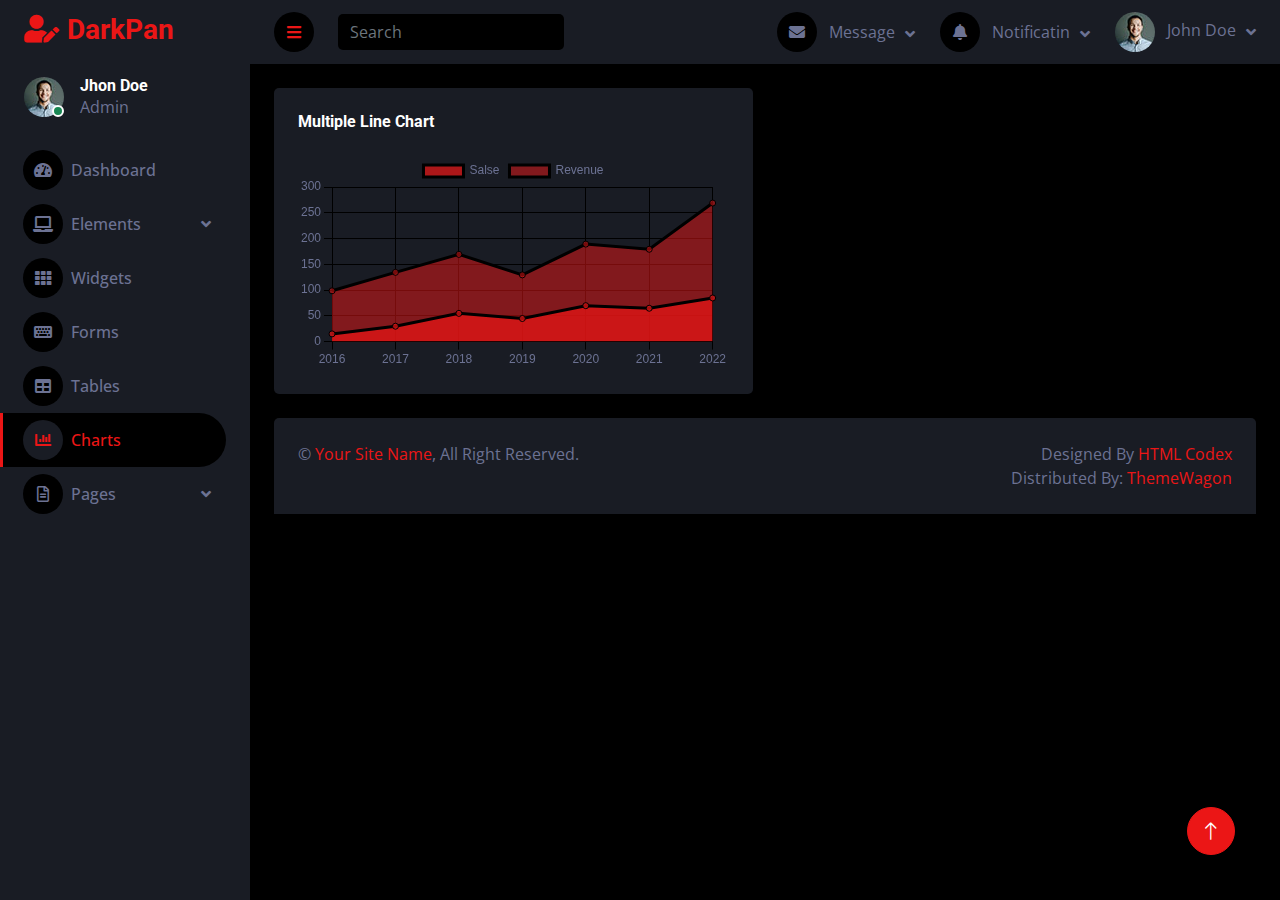
<file: chart.html>
<!DOCTYPE html>
<html lang="en">

<head>
    <meta charset="utf-8">
    <title>DarkPan - Bootstrap 5 Admin Template</title>
    <meta content="width=device-width, initial-scale=1.0" name="viewport">
    <meta content="" name="keywords">
    <meta content="" name="description">

    <!-- Favicon -->
    <link href="img/favicon.ico" rel="icon">

    <!-- Google Web Fonts -->
    <link rel="preconnect" href="https://fonts.googleapis.com">
    <link rel="preconnect" href="https://fonts.gstatic.com" crossorigin>
    <link href="https://fonts.googleapis.com/css2?family=Open+Sans:wght@400;600&family=Roboto:wght@500;700&display=swap" rel="stylesheet"> 
    
    <!-- Icon Font Stylesheet -->
    <link href="https://cdnjs.cloudflare.com/ajax/libs/font-awesome/5.10.0/css/all.min.css" rel="stylesheet">
    <link href="https://cdn.jsdelivr.net/npm/bootstrap-icons@1.4.1/font/bootstrap-icons.css" rel="stylesheet">

    <!-- Libraries Stylesheet -->
    <link href="lib/owlcarousel/assets/owl.carousel.min.css" rel="stylesheet">
    <link href="lib/tempusdominus/css/tempusdominus-bootstrap-4.min.css" rel="stylesheet" />

    <!-- Customized Bootstrap Stylesheet -->
    <link href="css/bootstrap.min.css" rel="stylesheet">

    <!-- Template Stylesheet -->
    <link href="css/style.css" rel="stylesheet">
</head>

<body>
    <div class="container-fluid position-relative d-flex p-0">
        <!-- Spinner Start -->
        <div id="spinner" class="show bg-dark position-fixed translate-middle w-100 vh-100 top-50 start-50 d-flex align-items-center justify-content-center">
            <div class="spinner-border text-primary" style="width: 3rem; height: 3rem;" role="status">
                <span class="sr-only">Loading...</span>
            </div>
        </div>
        <!-- Spinner End -->


        <!-- Sidebar Start -->
        <div class="sidebar pe-4 pb-3">
            <nav class="navbar bg-secondary navbar-dark">
                <a href="index.html" class="navbar-brand mx-4 mb-3">
                    <h3 class="text-primary"><i class="fa fa-user-edit me-2"></i>DarkPan</h3>
                </a>
                <div class="d-flex align-items-center ms-4 mb-4">
                    <div class="position-relative">
                        <img class="rounded-circle" src="img/user.jpg" alt="" style="width: 40px; height: 40px;">
                        <div class="bg-success rounded-circle border border-2 border-white position-absolute end-0 bottom-0 p-1"></div>
                    </div>
                    <div class="ms-3">
                        <h6 class="mb-0">Jhon Doe</h6>
                        <span>Admin</span>
                    </div>
                </div>
                <div class="navbar-nav w-100">
                    <a href="index.html" class="nav-item nav-link"><i class="fa fa-tachometer-alt me-2"></i>Dashboard</a>
                    <div class="nav-item dropdown">
                        <a href="#" class="nav-link dropdown-toggle" data-bs-toggle="dropdown"><i class="fa fa-laptop me-2"></i>Elements</a>
                        <div class="dropdown-menu bg-transparent border-0">
                            <a href="button.html" class="dropdown-item">Buttons</a>
                            <a href="typography.html" class="dropdown-item">Typography</a>
                            <a href="element.html" class="dropdown-item">Other Elements</a>
                        </div>
                    </div>
                    <a href="widget.html" class="nav-item nav-link"><i class="fa fa-th me-2"></i>Widgets</a>
                    <a href="form.html" class="nav-item nav-link"><i class="fa fa-keyboard me-2"></i>Forms</a>
                    <a href="table.html" class="nav-item nav-link"><i class="fa fa-table me-2"></i>Tables</a>
                    <a href="chart.html" class="nav-item nav-link active"><i class="fa fa-chart-bar me-2"></i>Charts</a>
                    <div class="nav-item dropdown">
                        <a href="#" class="nav-link dropdown-toggle" data-bs-toggle="dropdown"><i class="far fa-file-alt me-2"></i>Pages</a>
                        <div class="dropdown-menu bg-transparent border-0">
                            <a href="signin.html" class="dropdown-item">Sign In</a>
                            <a href="signup.html" class="dropdown-item">Sign Up</a>
                            <a href="404.html" class="dropdown-item">404 Error</a>
                            <a href="blank.html" class="dropdown-item">Blank Page</a>
                        </div>
                    </div>
                </div>
            </nav>
        </div>
        <!-- Sidebar End -->


        <!-- Content Start -->
        <div class="content">
            <!-- Navbar Start -->
            <nav class="navbar navbar-expand bg-secondary navbar-dark sticky-top px-4 py-0">
                <a href="index.html" class="navbar-brand d-flex d-lg-none me-4">
                    <h2 class="text-primary mb-0"><i class="fa fa-user-edit"></i></h2>
                </a>
                <a href="#" class="sidebar-toggler flex-shrink-0">
                    <i class="fa fa-bars"></i>
                </a>
                <form class="d-none d-md-flex ms-4">
                    <input class="form-control bg-dark border-0" type="search" placeholder="Search">
                </form>
                <div class="navbar-nav align-items-center ms-auto">
                    <div class="nav-item dropdown">
                        <a href="#" class="nav-link dropdown-toggle" data-bs-toggle="dropdown">
                            <i class="fa fa-envelope me-lg-2"></i>
                            <span class="d-none d-lg-inline-flex">Message</span>
                        </a>
                        <div class="dropdown-menu dropdown-menu-end bg-secondary border-0 rounded-0 rounded-bottom m-0">
                            <a href="#" class="dropdown-item">
                                <div class="d-flex align-items-center">
                                    <img class="rounded-circle" src="img/user.jpg" alt="" style="width: 40px; height: 40px;">
                                    <div class="ms-2">
                                        <h6 class="fw-normal mb-0">Jhon send you a message</h6>
                                        <small>15 minutes ago</small>
                                    </div>
                                </div>
                            </a>
                            <hr class="dropdown-divider">
                            <a href="#" class="dropdown-item">
                                <div class="d-flex align-items-center">
                                    <img class="rounded-circle" src="img/user.jpg" alt="" style="width: 40px; height: 40px;">
                                    <div class="ms-2">
                                        <h6 class="fw-normal mb-0">Jhon send you a message</h6>
                                        <small>15 minutes ago</small>
                                    </div>
                                </div>
                            </a>
                            <hr class="dropdown-divider">
                            <a href="#" class="dropdown-item">
                                <div class="d-flex align-items-center">
                                    <img class="rounded-circle" src="img/user.jpg" alt="" style="width: 40px; height: 40px;">
                                    <div class="ms-2">
                                        <h6 class="fw-normal mb-0">Jhon send you a message</h6>
                                        <small>15 minutes ago</small>
                                    </div>
                                </div>
                            </a>
                            <hr class="dropdown-divider">
                            <a href="#" class="dropdown-item text-center">See all message</a>
                        </div>
                    </div>
                    <div class="nav-item dropdown">
                        <a href="#" class="nav-link dropdown-toggle" data-bs-toggle="dropdown">
                            <i class="fa fa-bell me-lg-2"></i>
                            <span class="d-none d-lg-inline-flex">Notificatin</span>
                        </a>
                        <div class="dropdown-menu dropdown-menu-end bg-secondary border-0 rounded-0 rounded-bottom m-0">
                            <a href="#" class="dropdown-item">
                                <h6 class="fw-normal mb-0">Profile updated</h6>
                                <small>15 minutes ago</small>
                            </a>
                            <hr class="dropdown-divider">
                            <a href="#" class="dropdown-item">
                                <h6 class="fw-normal mb-0">New user added</h6>
                                <small>15 minutes ago</small>
                            </a>
                            <hr class="dropdown-divider">
                            <a href="#" class="dropdown-item">
                                <h6 class="fw-normal mb-0">Password changed</h6>
                                <small>15 minutes ago</small>
                            </a>
                            <hr class="dropdown-divider">
                            <a href="#" class="dropdown-item text-center">See all notifications</a>
                        </div>
                    </div>
                    <div class="nav-item dropdown">
                        <a href="#" class="nav-link dropdown-toggle" data-bs-toggle="dropdown">
                            <img class="rounded-circle me-lg-2" src="img/user.jpg" alt="" style="width: 40px; height: 40px;">
                            <span class="d-none d-lg-inline-flex">John Doe</span>
                        </a>
                        <div class="dropdown-menu dropdown-menu-end bg-secondary border-0 rounded-0 rounded-bottom m-0">
                            <a href="#" class="dropdown-item">My Profile</a>
                            <a href="#" class="dropdown-item">Settings</a>
                            <a href="#" class="dropdown-item">Log Out</a>
                        </div>
                    </div>
                </div>
            </nav>
            <!-- Navbar End -->


            <!-- Chart Start -->
            <div class="container-fluid pt-4 px-4">
                <div class="row g-4">
                    <!-- <div class="col-sm-12 col-xl-6">
                        <div class="bg-secondary rounded h-100 p-4">
                            <h6 class="mb-4">Single Line Chart</h6>
                            <canvas id="line-chart"></canvas>
                        </div>
                    </div> -->
                    <div class="col-sm-12 col-xl-6">
                        <div class="bg-secondary rounded h-100 p-4">
                            <h6 class="mb-4">Multiple Line Chart</h6>
                            <canvas id="salse-revenue"></canvas>
                        </div>
                    </div>
                    <!-- <div class="col-sm-12 col-xl-6">
                        <div class="bg-secondary rounded h-100 p-4">
                            <h6 class="mb-4">Single Bar Chart</h6>
                            <canvas id="bar-chart"></canvas>
                        </div>
                    </div>
                    <div class="col-sm-12 col-xl-6">
                        <div class="bg-secondary rounded h-100 p-4">
                            <h6 class="mb-4">Multiple Bar Chart</h6>
                            <canvas id="worldwide-sales"></canvas>
                        </div>
                    </div>
                    <div class="col-sm-12 col-xl-6">
                        <div class="bg-secondary rounded h-100 p-4">
                            <h6 class="mb-4">Pie Chart</h6>
                            <canvas id="pie-chart"></canvas>
                        </div>
                    </div>
                    <div class="col-sm-12 col-xl-6">
                        <div class="bg-secondary rounded h-100 p-4">
                            <h6 class="mb-4">Doughnut Chart</h6>
                            <canvas id="doughnut-chart"></canvas>
                        </div>
                    </div> -->
                </div>
            </div>
            <!-- Chart End -->


            <!-- Footer Start -->
            <div class="container-fluid pt-4 px-4">
                <div class="bg-secondary rounded-top p-4">
                    <div class="row">
                        <div class="col-12 col-sm-6 text-center text-sm-start">
                            &copy; <a href="#">Your Site Name</a>, All Right Reserved. 
                        </div>
                        <div class="col-12 col-sm-6 text-center text-sm-end">
                            <!--/*** This template is free as long as you keep the footer author’s credit link/attribution link/backlink. If you'd like to use the template without the footer author’s credit link/attribution link/backlink, you can purchase the Credit Removal License from "https://htmlcodex.com/credit-removal". Thank you for your support. ***/-->
                            Designed By <a href="https://htmlcodex.com">HTML Codex</a>
                            <br>Distributed By: <a href="https://themewagon.com" target="_blank">ThemeWagon</a>
                        </div>
                    </div>
                </div>
            </div>
            <!-- Footer End -->
        </div>
        <!-- Content End -->


        <!-- Back to Top -->
        <a href="#" class="btn btn-lg btn-primary btn-lg-square back-to-top"><i class="bi bi-arrow-up"></i></a>
    </div>

    <!-- JavaScript Libraries -->
    <script src="https://code.jquery.com/jquery-3.4.1.min.js"></script>
    <script src="https://cdn.jsdelivr.net/npm/bootstrap@5.0.0/dist/js/bootstrap.bundle.min.js"></script>
    <script src="lib/chart/chart.min.js"></script>
    <script src="lib/easing/easing.min.js"></script>
    <script src="lib/waypoints/waypoints.min.js"></script>
    <script src="lib/owlcarousel/owl.carousel.min.js"></script>
    <script src="lib/tempusdominus/js/moment.min.js"></script>
    <script src="lib/tempusdominus/js/moment-timezone.min.js"></script>
    <script src="lib/tempusdominus/js/tempusdominus-bootstrap-4.min.js"></script>

    <!-- Template Javascript -->
    <script src="js/main.js"></script>
</body>

</html>
</file>
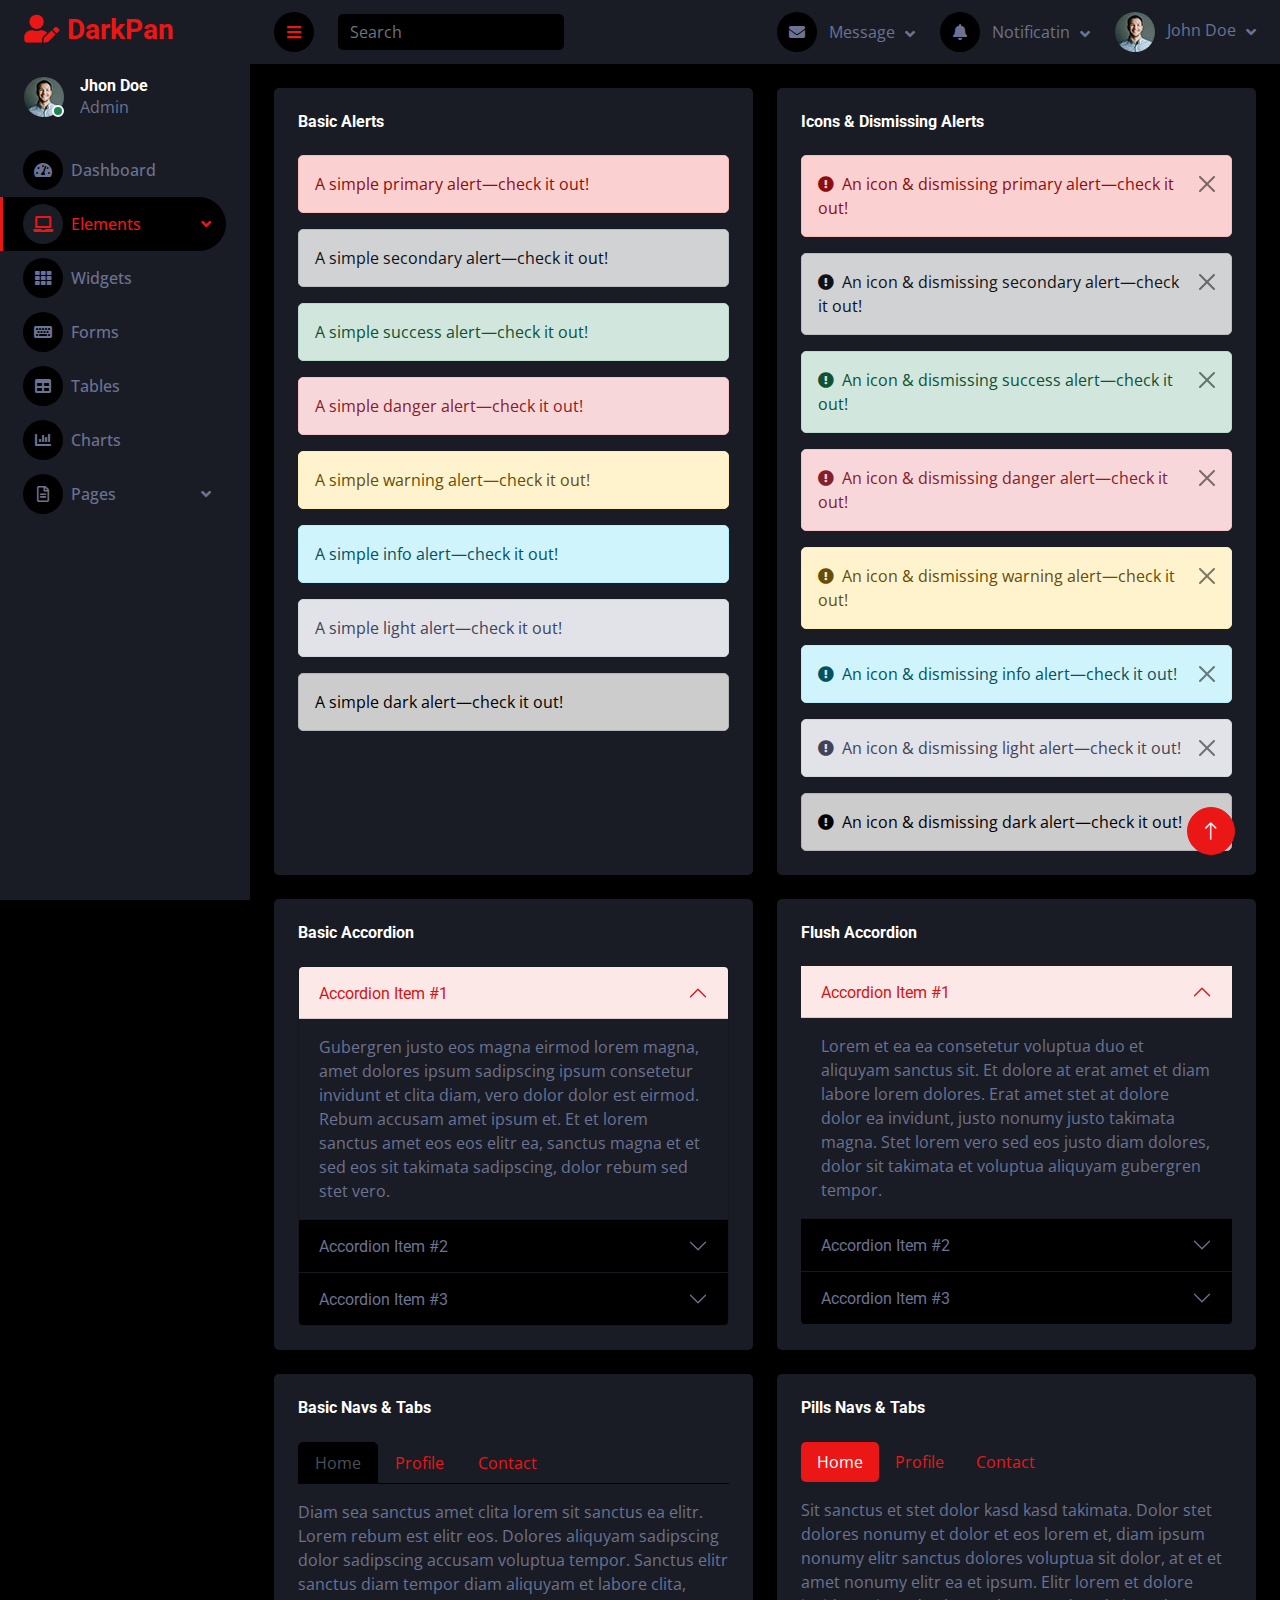
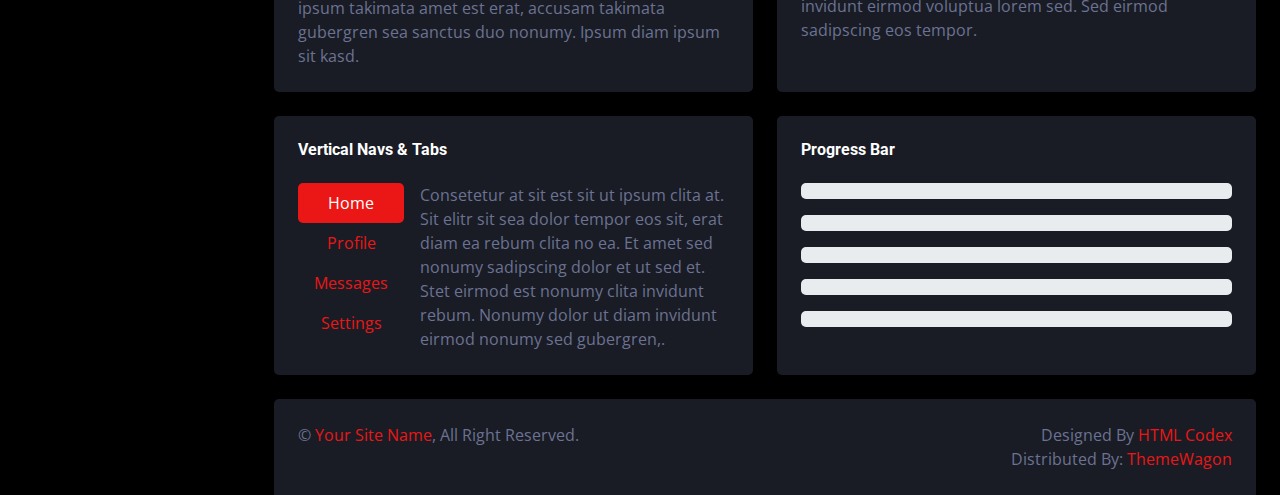
<file: element.html>
<!DOCTYPE html>
<html lang="en">

<head>
    <meta charset="utf-8">
    <title>DarkPan - Bootstrap 5 Admin Template</title>
    <meta content="width=device-width, initial-scale=1.0" name="viewport">
    <meta content="" name="keywords">
    <meta content="" name="description">

    <!-- Favicon -->
    <link href="img/favicon.ico" rel="icon">

    <!-- Google Web Fonts -->
    <link rel="preconnect" href="https://fonts.googleapis.com">
    <link rel="preconnect" href="https://fonts.gstatic.com" crossorigin>
    <link href="https://fonts.googleapis.com/css2?family=Open+Sans:wght@400;600&family=Roboto:wght@500;700&display=swap" rel="stylesheet"> 
    
    <!-- Icon Font Stylesheet -->
    <link href="https://cdnjs.cloudflare.com/ajax/libs/font-awesome/5.10.0/css/all.min.css" rel="stylesheet">
    <link href="https://cdn.jsdelivr.net/npm/bootstrap-icons@1.4.1/font/bootstrap-icons.css" rel="stylesheet">

    <!-- Libraries Stylesheet -->
    <link href="lib/owlcarousel/assets/owl.carousel.min.css" rel="stylesheet">
    <link href="lib/tempusdominus/css/tempusdominus-bootstrap-4.min.css" rel="stylesheet" />

    <!-- Customized Bootstrap Stylesheet -->
    <link href="css/bootstrap.min.css" rel="stylesheet">

    <!-- Template Stylesheet -->
    <link href="css/style.css" rel="stylesheet">
</head>

<body>
    <div class="container-fluid position-relative d-flex p-0">
        <!-- Spinner Start -->
        <div id="spinner" class="show bg-dark position-fixed translate-middle w-100 vh-100 top-50 start-50 d-flex align-items-center justify-content-center">
            <div class="spinner-border text-primary" style="width: 3rem; height: 3rem;" role="status">
                <span class="sr-only">Loading...</span>
            </div>
        </div>
        <!-- Spinner End -->


        <!-- Sidebar Start -->
        <div class="sidebar pe-4 pb-3">
            <nav class="navbar bg-secondary navbar-dark">
                <a href="index.html" class="navbar-brand mx-4 mb-3">
                    <h3 class="text-primary"><i class="fa fa-user-edit me-2"></i>DarkPan</h3>
                </a>
                <div class="d-flex align-items-center ms-4 mb-4">
                    <div class="position-relative">
                        <img class="rounded-circle" src="img/user.jpg" alt="" style="width: 40px; height: 40px;">
                        <div class="bg-success rounded-circle border border-2 border-white position-absolute end-0 bottom-0 p-1"></div>
                    </div>
                    <div class="ms-3">
                        <h6 class="mb-0">Jhon Doe</h6>
                        <span>Admin</span>
                    </div>
                </div>
                <div class="navbar-nav w-100">
                    <a href="index.html" class="nav-item nav-link"><i class="fa fa-tachometer-alt me-2"></i>Dashboard</a>
                    <div class="nav-item dropdown">
                        <a href="#" class="nav-link dropdown-toggle active" data-bs-toggle="dropdown"><i class="fa fa-laptop me-2"></i>Elements</a>
                        <div class="dropdown-menu bg-transparent border-0">
                            <a href="button.html" class="dropdown-item">Buttons</a>
                            <a href="typography.html" class="dropdown-item">Typography</a>
                            <a href="element.html" class="dropdown-item active">Other Elements</a>
                        </div>
                    </div>
                    <a href="widget.html" class="nav-item nav-link"><i class="fa fa-th me-2"></i>Widgets</a>
                    <a href="form.html" class="nav-item nav-link"><i class="fa fa-keyboard me-2"></i>Forms</a>
                    <a href="table.html" class="nav-item nav-link"><i class="fa fa-table me-2"></i>Tables</a>
                    <a href="chart.html" class="nav-item nav-link"><i class="fa fa-chart-bar me-2"></i>Charts</a>
                    <div class="nav-item dropdown">
                        <a href="#" class="nav-link dropdown-toggle" data-bs-toggle="dropdown"><i class="far fa-file-alt me-2"></i>Pages</a>
                        <div class="dropdown-menu bg-transparent border-0">
                            <a href="signin.html" class="dropdown-item">Sign In</a>
                            <a href="signup.html" class="dropdown-item">Sign Up</a>
                            <a href="404.html" class="dropdown-item">404 Error</a>
                            <a href="blank.html" class="dropdown-item">Blank Page</a>
                        </div>
                    </div>
                </div>
            </nav>
        </div>
        <!-- Sidebar End -->


        <!-- Content Start -->
        <div class="content">
            <!-- Navbar Start -->
            <nav class="navbar navbar-expand bg-secondary navbar-dark sticky-top px-4 py-0">
                <a href="index.html" class="navbar-brand d-flex d-lg-none me-4">
                    <h2 class="text-primary mb-0"><i class="fa fa-user-edit"></i></h2>
                </a>
                <a href="#" class="sidebar-toggler flex-shrink-0">
                    <i class="fa fa-bars"></i>
                </a>
                <form class="d-none d-md-flex ms-4">
                    <input class="form-control bg-dark border-0" type="search" placeholder="Search">
                </form>
                <div class="navbar-nav align-items-center ms-auto">
                    <div class="nav-item dropdown">
                        <a href="#" class="nav-link dropdown-toggle" data-bs-toggle="dropdown">
                            <i class="fa fa-envelope me-lg-2"></i>
                            <span class="d-none d-lg-inline-flex">Message</span>
                        </a>
                        <div class="dropdown-menu dropdown-menu-end bg-secondary border-0 rounded-0 rounded-bottom m-0">
                            <a href="#" class="dropdown-item">
                                <div class="d-flex align-items-center">
                                    <img class="rounded-circle" src="img/user.jpg" alt="" style="width: 40px; height: 40px;">
                                    <div class="ms-2">
                                        <h6 class="fw-normal mb-0">Jhon send you a message</h6>
                                        <small>15 minutes ago</small>
                                    </div>
                                </div>
                            </a>
                            <hr class="dropdown-divider">
                            <a href="#" class="dropdown-item">
                                <div class="d-flex align-items-center">
                                    <img class="rounded-circle" src="img/user.jpg" alt="" style="width: 40px; height: 40px;">
                                    <div class="ms-2">
                                        <h6 class="fw-normal mb-0">Jhon send you a message</h6>
                                        <small>15 minutes ago</small>
                                    </div>
                                </div>
                            </a>
                            <hr class="dropdown-divider">
                            <a href="#" class="dropdown-item">
                                <div class="d-flex align-items-center">
                                    <img class="rounded-circle" src="img/user.jpg" alt="" style="width: 40px; height: 40px;">
                                    <div class="ms-2">
                                        <h6 class="fw-normal mb-0">Jhon send you a message</h6>
                                        <small>15 minutes ago</small>
                                    </div>
                                </div>
                            </a>
                            <hr class="dropdown-divider">
                            <a href="#" class="dropdown-item text-center">See all message</a>
                        </div>
                    </div>
                    <div class="nav-item dropdown">
                        <a href="#" class="nav-link dropdown-toggle" data-bs-toggle="dropdown">
                            <i class="fa fa-bell me-lg-2"></i>
                            <span class="d-none d-lg-inline-flex">Notificatin</span>
                        </a>
                        <div class="dropdown-menu dropdown-menu-end bg-secondary border-0 rounded-0 rounded-bottom m-0">
                            <a href="#" class="dropdown-item">
                                <h6 class="fw-normal mb-0">Profile updated</h6>
                                <small>15 minutes ago</small>
                            </a>
                            <hr class="dropdown-divider">
                            <a href="#" class="dropdown-item">
                                <h6 class="fw-normal mb-0">New user added</h6>
                                <small>15 minutes ago</small>
                            </a>
                            <hr class="dropdown-divider">
                            <a href="#" class="dropdown-item">
                                <h6 class="fw-normal mb-0">Password changed</h6>
                                <small>15 minutes ago</small>
                            </a>
                            <hr class="dropdown-divider">
                            <a href="#" class="dropdown-item text-center">See all notifications</a>
                        </div>
                    </div>
                    <div class="nav-item dropdown">
                        <a href="#" class="nav-link dropdown-toggle" data-bs-toggle="dropdown">
                            <img class="rounded-circle me-lg-2" src="img/user.jpg" alt="" style="width: 40px; height: 40px;">
                            <span class="d-none d-lg-inline-flex">John Doe</span>
                        </a>
                        <div class="dropdown-menu dropdown-menu-end bg-secondary border-0 rounded-0 rounded-bottom m-0">
                            <a href="#" class="dropdown-item">My Profile</a>
                            <a href="#" class="dropdown-item">Settings</a>
                            <a href="#" class="dropdown-item">Log Out</a>
                        </div>
                    </div>
                </div>
            </nav>
            <!-- Navbar End -->


            <!-- Other Elements Start -->
            <div class="container-fluid pt-4 px-4">
                <div class="row g-4">
                    <div class="col-sm-12 col-xl-6">
                        <div class="bg-secondary rounded h-100 p-4">
                            <h6 class="mb-4">Basic Alerts</h6>
                            <div class="alert alert-primary" role="alert">
                                A simple primary alert—check it out!
                            </div>
                            <div class="alert alert-secondary" role="alert">
                                A simple secondary alert—check it out!
                            </div>
                            <div class="alert alert-success" role="alert">
                                A simple success alert—check it out!
                            </div>
                            <div class="alert alert-danger" role="alert">
                                A simple danger alert—check it out!
                            </div>
                            <div class="alert alert-warning" role="alert">
                                A simple warning alert—check it out!
                            </div>
                            <div class="alert alert-info" role="alert">
                                A simple info alert—check it out!
                            </div>
                            <div class="alert alert-light" role="alert">
                                A simple light alert—check it out!
                            </div>
                            <div class="alert alert-dark mb-0" role="alert">
                                A simple dark alert—check it out!
                            </div>
                        </div>
                    </div>
                    <div class="col-sm-12 col-xl-6">
                        <div class="bg-secondary rounded h-100 p-4">
                            <h6 class="mb-4">Icons & Dismissing Alerts</h6>
                            <div class="alert alert-primary alert-dismissible fade show" role="alert">
                                <i class="fa fa-exclamation-circle me-2"></i>An icon & dismissing primary alert—check it out!
                                <button type="button" class="btn-close" data-bs-dismiss="alert" aria-label="Close"></button>
                            </div>
                            <div class="alert alert-secondary alert-dismissible fade show" role="alert">
                                <i class="fa fa-exclamation-circle me-2"></i>An icon & dismissing secondary alert—check it out!
                                <button type="button" class="btn-close" data-bs-dismiss="alert" aria-label="Close"></button>
                            </div>
                            <div class="alert alert-success alert-dismissible fade show" role="alert">
                                <i class="fa fa-exclamation-circle me-2"></i>An icon & dismissing success alert—check it out!
                                <button type="button" class="btn-close" data-bs-dismiss="alert" aria-label="Close"></button>
                            </div>
                            <div class="alert alert-danger alert-dismissible fade show" role="alert">
                                <i class="fa fa-exclamation-circle me-2"></i>An icon & dismissing danger alert—check it out!
                                <button type="button" class="btn-close" data-bs-dismiss="alert" aria-label="Close"></button>
                            </div>
                            <div class="alert alert-warning alert-dismissible fade show" role="alert">
                                <i class="fa fa-exclamation-circle me-2"></i>An icon & dismissing warning alert—check it out!
                                <button type="button" class="btn-close" data-bs-dismiss="alert" aria-label="Close"></button>
                            </div>
                            <div class="alert alert-info alert-dismissible fade show" role="alert">
                                <i class="fa fa-exclamation-circle me-2"></i>An icon & dismissing info alert—check it out!
                                <button type="button" class="btn-close" data-bs-dismiss="alert" aria-label="Close"></button>
                            </div>
                            <div class="alert alert-light alert-dismissible fade show" role="alert">
                                <i class="fa fa-exclamation-circle me-2"></i>An icon & dismissing light alert—check it out!
                                <button type="button" class="btn-close" data-bs-dismiss="alert" aria-label="Close"></button>
                            </div>
                            <div class="alert alert-dark alert-dismissible fade show mb-0" role="alert">
                                <i class="fa fa-exclamation-circle me-2"></i>An icon & dismissing dark alert—check it out!
                                <button type="button" class="btn-close" data-bs-dismiss="alert" aria-label="Close"></button>
                            </div>
                        </div>
                    </div>
                    <div class="col-sm-12 col-xl-6">
                        <div class="bg-secondary rounded h-100 p-4">
                            <h6 class="mb-4">Basic Accordion</h6>
                            <div class="accordion" id="accordionExample">
                                <div class="accordion-item bg-transparent">
                                    <h2 class="accordion-header" id="headingOne">
                                        <button class="accordion-button" type="button" data-bs-toggle="collapse"
                                            data-bs-target="#collapseOne" aria-expanded="true"
                                            aria-controls="collapseOne">
                                            Accordion Item #1
                                        </button>
                                    </h2>
                                    <div id="collapseOne" class="accordion-collapse collapse show"
                                        aria-labelledby="headingOne" data-bs-parent="#accordionExample">
                                        <div class="accordion-body">
                                            Gubergren justo eos magna eirmod lorem magna, amet dolores ipsum sadipscing ipsum consetetur invidunt et clita diam, vero dolor dolor est eirmod. Rebum accusam amet ipsum et. Et et lorem sanctus amet eos eos elitr ea, sanctus magna et et sed eos sit takimata sadipscing, dolor rebum sed stet vero.
                                        </div>
                                    </div>
                                </div>
                                <div class="accordion-item bg-transparent">
                                    <h2 class="accordion-header" id="headingTwo">
                                        <button class="accordion-button collapsed" type="button"
                                            data-bs-toggle="collapse" data-bs-target="#collapseTwo"
                                            aria-expanded="false" aria-controls="collapseTwo">
                                            Accordion Item #2
                                        </button>
                                    </h2>
                                    <div id="collapseTwo" class="accordion-collapse collapse"
                                        aria-labelledby="headingTwo" data-bs-parent="#accordionExample">
                                        <div class="accordion-body">
                                            Voluptua sit dolores consetetur ea et diam est et takimata. Et erat sadipscing dolores et stet diam ut ut diam, sit aliquyam no magna et dolore lorem dolor sit. Lorem lorem sed sed duo, eirmod sit diam ipsum sit erat, lorem sit dolor diam amet ea aliquyam tempor rebum invidunt,.
                                        </div>
                                    </div>
                                </div>
                                <div class="accordion-item bg-transparent">
                                    <h2 class="accordion-header" id="headingThree">
                                        <button class="accordion-button collapsed" type="button"
                                            data-bs-toggle="collapse" data-bs-target="#collapseThree"
                                            aria-expanded="false" aria-controls="collapseThree">
                                            Accordion Item #3
                                        </button>
                                    </h2>
                                    <div id="collapseThree" class="accordion-collapse collapse"
                                        aria-labelledby="headingThree" data-bs-parent="#accordionExample">
                                        <div class="accordion-body">
                                            Dolore eos dolor tempor justo sea eos amet eos kasd dolor, et diam tempor lorem dolores vero. Stet dolore gubergren nonumy diam. Consetetur sit takimata magna invidunt, dolore sea amet consetetur ea et rebum, invidunt et amet sit sea. Dolor eirmod sed magna sadipscing sadipscing lorem lorem sed, sit lorem.
                                        </div>
                                    </div>
                                </div>
                            </div>
                        </div>
                    </div>
                    <div class="col-sm-12 col-xl-6">
                        <div class="bg-secondary rounded h-100 p-4">
                            <h6 class="mb-4">Flush Accordion</h6>
                            <div class="accordion accordion-flush" id="accordionFlushExample">
                                <div class="accordion-item bg-transparent">
                                    <h2 class="accordion-header" id="flush-headingOne">
                                        <button class="accordion-button" type="button"
                                            data-bs-toggle="collapse" data-bs-target="#flush-collapseOne"
                                            aria-expanded="true" aria-controls="flush-collapseOne">
                                            Accordion Item #1
                                        </button>
                                    </h2>
                                    <div id="flush-collapseOne" class="accordion-collapse collapse show"
                                        aria-labelledby="flush-headingOne" data-bs-parent="#accordionFlushExample">
                                        <div class="accordion-body">
                                            Lorem et ea ea consetetur voluptua duo et aliquyam sanctus sit. Et dolore at erat amet et diam labore lorem dolores. Erat amet stet at dolore dolor ea invidunt, justo nonumy justo takimata magna. Stet lorem vero sed eos justo diam dolores, dolor sit takimata et voluptua aliquyam gubergren tempor.
                                        </div>
                                    </div>
                                </div>
                                <div class="accordion-item bg-transparent">
                                    <h2 class="accordion-header" id="flush-headingTwo">
                                        <button class="accordion-button collapsed" type="button"
                                            data-bs-toggle="collapse" data-bs-target="#flush-collapseTwo"
                                            aria-expanded="false" aria-controls="flush-collapseTwo">
                                            Accordion Item #2
                                        </button>
                                    </h2>
                                    <div id="flush-collapseTwo" class="accordion-collapse collapse"
                                        aria-labelledby="flush-headingTwo" data-bs-parent="#accordionFlushExample">
                                        <div class="accordion-body">
                                            Sea diam dolore aliquyam aliquyam diam et consetetur et. Accusam amet no invidunt invidunt et consetetur, magna ut nonumy kasd erat tempor dolor et. Diam magna dolor sed amet duo dolores magna vero. Amet sit sadipscing ea diam clita lorem sit. Vero et et et tempor diam. Ipsum eirmod sit.
                                        </div>
                                    </div>
                                </div>
                                <div class="accordion-item bg-transparent">
                                    <h2 class="accordion-header" id="flush-headingThree">
                                        <button class="accordion-button collapsed" type="button"
                                            data-bs-toggle="collapse" data-bs-target="#flush-collapseThree"
                                            aria-expanded="false" aria-controls="flush-collapseThree">
                                            Accordion Item #3
                                        </button>
                                    </h2>
                                    <div id="flush-collapseThree" class="accordion-collapse collapse"
                                        aria-labelledby="flush-headingThree" data-bs-parent="#accordionFlushExample">
                                        <div class="accordion-body">
                                            Sea sea sit sanctus magna gubergren kasd, magna justo ea lorem lorem. Elitr aliquyam ipsum clita consetetur duo at nonumy invidunt, invidunt eos dolore vero sit amet amet magna tempor clita, takimata diam justo stet erat et vero erat. Sit ipsum eirmod sea ut vero dolores sea clita nonumy, no.
                                        </div>
                                    </div>
                                </div>
                            </div>
                        </div>
                    </div>
                    <div class="col-sm-12 col-xl-6">
                        <div class="bg-secondary rounded h-100 p-4">
                            <h6 class="mb-4">Basic Navs & Tabs</h6>
                            <nav>
                                <div class="nav nav-tabs" id="nav-tab" role="tablist">
                                    <button class="nav-link active" id="nav-home-tab" data-bs-toggle="tab"
                                        data-bs-target="#nav-home" type="button" role="tab" aria-controls="nav-home"
                                        aria-selected="true">Home</button>
                                    <button class="nav-link" id="nav-profile-tab" data-bs-toggle="tab"
                                        data-bs-target="#nav-profile" type="button" role="tab"
                                        aria-controls="nav-profile" aria-selected="false">Profile</button>
                                    <button class="nav-link" id="nav-contact-tab" data-bs-toggle="tab"
                                        data-bs-target="#nav-contact" type="button" role="tab"
                                        aria-controls="nav-contact" aria-selected="false">Contact</button>
                                </div>
                            </nav>
                            <div class="tab-content pt-3" id="nav-tabContent">
                                <div class="tab-pane fade show active" id="nav-home" role="tabpanel" aria-labelledby="nav-home-tab">
                                    Diam sea sanctus amet clita lorem sit sanctus ea elitr. Lorem rebum est elitr eos. Dolores aliquyam sadipscing dolor sadipscing accusam voluptua tempor. Sanctus elitr sanctus diam tempor diam aliquyam et labore clita, ipsum takimata amet est erat, accusam takimata gubergren sea sanctus duo nonumy. Ipsum diam ipsum sit kasd.
                                </div>
                                <div class="tab-pane fade" id="nav-profile" role="tabpanel" aria-labelledby="nav-profile-tab">
                                    Sanctus vero sit kasd sea gubergren takimata consetetur elitr elitr, consetetur sadipscing takimata ipsum dolores. Accusam duo accusam et labore ea elitr ipsum tempor sit, dolore aliquyam ipsum sit amet sit. Et dolore ipsum labore invidunt rebum. Sed dolore gubergren sanctus vero diam lorem rebum elitr, erat diam dolor clita.
                                </div>
                                <div class="tab-pane fade" id="nav-contact" role="tabpanel" aria-labelledby="nav-contact-tab">
                                    Sit consetetur eirmod lorem ea magna sadipscing ipsum elitr invidunt, dolores lorem erat ipsum ut aliquyam eos lorem sed. Nonumy aliquyam ea justo eos dolores dolores duo dolores. Aliquyam dolor sea dolores sit takimata no erat vero. At lorem justo tempor lorem duo, stet kasd aliquyam ipsum voluptua labore at.
                                </div>
                            </div>
                        </div>
                    </div>
                    <div class="col-sm-12 col-xl-6">
                        <div class="bg-secondary rounded h-100 p-4">
                            <h6 class="mb-4">Pills Navs & Tabs</h6>
                            <ul class="nav nav-pills mb-3" id="pills-tab" role="tablist">
                                <li class="nav-item" role="presentation">
                                    <button class="nav-link active" id="pills-home-tab" data-bs-toggle="pill"
                                        data-bs-target="#pills-home" type="button" role="tab" aria-controls="pills-home"
                                        aria-selected="true">Home</button>
                                </li>
                                <li class="nav-item" role="presentation">
                                    <button class="nav-link" id="pills-profile-tab" data-bs-toggle="pill"
                                        data-bs-target="#pills-profile" type="button" role="tab"
                                        aria-controls="pills-profile" aria-selected="false">Profile</button>
                                </li>
                                <li class="nav-item" role="presentation">
                                    <button class="nav-link" id="pills-contact-tab" data-bs-toggle="pill"
                                        data-bs-target="#pills-contact" type="button" role="tab"
                                        aria-controls="pills-contact" aria-selected="false">Contact</button>
                                </li>
                            </ul>
                            <div class="tab-content" id="pills-tabContent">
                                <div class="tab-pane fade show active" id="pills-home" role="tabpanel" aria-labelledby="pills-home-tab">
                                    Sit sanctus et stet dolor kasd kasd takimata. Dolor stet dolores nonumy et dolor et eos lorem et, diam ipsum nonumy elitr sanctus dolores voluptua sit dolor, at et et amet nonumy elitr ea et ipsum. Elitr lorem et dolore invidunt eirmod voluptua lorem sed. Sed eirmod sadipscing eos tempor.
                                </div>
                                <div class="tab-pane fade" id="pills-profile" role="tabpanel" aria-labelledby="pills-profile-tab">
                                    Invidunt rebum voluptua lorem eirmod dolore. Amet no sed sanctus lorem ea. Nonumy sit stet sit magna. Rebum rebum ipsum clita erat consetetur, sit dolor sit clita et amet. Est et clita dolore takimata, sea dolores tempor erat consetetur lorem. Consetetur sea sadipscing dolor et dolores et stet, tempor elitr.
                                </div>
                                <div class="tab-pane fade" id="pills-contact" role="tabpanel" aria-labelledby="pills-contact-tab">
                                    Et diam et est sed vero ipsum voluptua dolor et, sit eos justo ipsum no ipsum amet sed aliquyam dolore, ut ipsum sanctus et consetetur. Sit ea sit clita lorem ea gubergren. Et dolore vero sanctus voluptua ipsum sadipscing amet at. Et sed dolore voluptua dolor eos tempor, erat amet.
                                </div>
                            </div>
                        </div>
                    </div>
                    <div class="col-sm-12 col-xl-6">
                        <div class="bg-secondary rounded h-100 p-4">
                            <h6 class="mb-4">Vertical Navs & Tabs</h6>
                            <div class="d-flex align-items-start">
                                <div class="nav flex-column nav-pills me-3" id="v-pills-tab" role="tablist"
                                    aria-orientation="vertical">
                                    <button class="nav-link active" id="v-pills-home-tab" data-bs-toggle="pill"
                                        data-bs-target="#v-pills-home" type="button" role="tab"
                                        aria-controls="v-pills-home" aria-selected="true">Home</button>
                                    <button class="nav-link" id="v-pills-profile-tab" data-bs-toggle="pill"
                                        data-bs-target="#v-pills-profile" type="button" role="tab"
                                        aria-controls="v-pills-profile" aria-selected="false">Profile</button>
                                    <button class="nav-link" id="v-pills-messages-tab" data-bs-toggle="pill"
                                        data-bs-target="#v-pills-messages" type="button" role="tab"
                                        aria-controls="v-pills-messages" aria-selected="false">Messages</button>
                                    <button class="nav-link" id="v-pills-settings-tab" data-bs-toggle="pill"
                                        data-bs-target="#v-pills-settings" type="button" role="tab"
                                        aria-controls="v-pills-settings" aria-selected="false">Settings</button>
                                </div>
                                <div class="tab-content" id="v-pills-tabContent">
                                    <div class="tab-pane fade show active" id="v-pills-home" role="tabpanel" aria-labelledby="v-pills-home-tab">
                                        Consetetur at sit est sit ut ipsum clita at. Sit elitr sit sea dolor tempor eos sit, erat diam ea rebum clita no ea. Et amet sed nonumy sadipscing dolor et ut sed et. Stet eirmod est nonumy clita invidunt rebum. Nonumy dolor ut diam invidunt eirmod nonumy sed gubergren,.
                                    </div>
                                    <div class="tab-pane fade" id="v-pills-profile" role="tabpanel" aria-labelledby="v-pills-profile-tab">
                                        Tempor et kasd accusam duo et dolor no accusam dolore, dolor sed voluptua duo no, sit et stet lorem dolor ipsum tempor consetetur vero, consetetur est eos sit eirmod erat diam accusam sadipscing sit. Takimata erat ea eirmod tempor elitr dolore sadipscing kasd justo, elitr tempor sed eos sadipscing magna.
                                    </div>
                                    <div class="tab-pane fade" id="v-pills-messages" role="tabpanel" aria-labelledby="v-pills-messages-tab">
                                        Sed kasd kasd ea clita sed lorem amet tempor est voluptua, labore stet dolores gubergren clita lorem sed nonumy at. Dolores et ut erat voluptua. Est voluptua stet accusam rebum, elitr amet sit takimata sea eirmod. Sanctus elitr amet sit dolore sea stet et ut. Dolor et sanctus elitr ut.
                                    </div>
                                    <div class="tab-pane fade" id="v-pills-settings" role="tabpanel" aria-labelledby="v-pills-settings-tab">
                                        Sit et vero kasd sea et at, aliquyam takimata et et est, labore et takimata sed ut stet sanctus, nonumy dolor invidunt sit labore et, amet et dolor sit dolor tempor et dolor ipsum nonumy, accusam clita sadipscing ut et labore labore est, dolore accusam vero at est sit. Invidunt.
                                    </div>
                                </div>
                            </div>
                        </div>
                    </div>
                    <div class="col-sm-12 col-xl-6">
                        <div class="bg-secondary rounded h-100 p-4">
                            <h6 class="mb-4">Progress Bar</h6>
                            <div class="pg-bar mb-3">
                                <div class="progress">
                                    <div class="progress-bar progress-bar-striped" role="progressbar" aria-valuenow="10" aria-valuemin="0" aria-valuemax="100"></div>
                                </div>
                            </div>
                            <div class="pg-bar mb-3">
                                <div class="progress">
                                    <div class="progress-bar progress-bar-striped bg-success" role="progressbar" aria-valuenow="25" aria-valuemin="0" aria-valuemax="100"></div>
                                </div>
                            </div>
                            <div class="pg-bar mb-3">
                                <div class="progress">
                                    <div class="progress-bar progress-bar-striped bg-info" role="progressbar" aria-valuenow="50" aria-valuemin="0" aria-valuemax="100"></div>
                                </div>
                            </div>
                            <div class="pg-bar mb-3">
                                <div class="progress">
                                    <div class="progress-bar progress-bar-striped bg-warning" role="progressbar" aria-valuenow="75" aria-valuemin="0" aria-valuemax="100"></div>
                                </div>
                            </div>
                            <div class="pg-bar mb-0">
                                <div class="progress">
                                    <div class="progress-bar progress-bar-striped bg-danger" role="progressbar" aria-valuenow="100" aria-valuemin="0" aria-valuemax="100"></div>
                                </div>
                            </div>
                        </div>
                    </div>
                </div>
            </div>
            <!-- Other Elements End -->


            <!-- Footer Start -->
            <div class="container-fluid pt-4 px-4">
                <div class="bg-secondary rounded-top p-4">
                    <div class="row">
                        <div class="col-12 col-sm-6 text-center text-sm-start">
                            &copy; <a href="#">Your Site Name</a>, All Right Reserved. 
                        </div>
                        <div class="col-12 col-sm-6 text-center text-sm-end">
                            <!--/*** This template is free as long as you keep the footer author’s credit link/attribution link/backlink. If you'd like to use the template without the footer author’s credit link/attribution link/backlink, you can purchase the Credit Removal License from "https://htmlcodex.com/credit-removal". Thank you for your support. ***/-->
                            Designed By <a href="https://htmlcodex.com">HTML Codex</a>
                            <br>Distributed By: <a href="https://themewagon.com" target="_blank">ThemeWagon</a>
                        </div>
                    </div>
                </div>
            </div>
            <!-- Footer End -->
        </div>
        <!-- Content End -->


        <!-- Back to Top -->
        <a href="#" class="btn btn-lg btn-primary btn-lg-square back-to-top"><i class="bi bi-arrow-up"></i></a>
    </div>

    <!-- JavaScript Libraries -->
    <script src="https://code.jquery.com/jquery-3.4.1.min.js"></script>
    <script src="https://cdn.jsdelivr.net/npm/bootstrap@5.0.0/dist/js/bootstrap.bundle.min.js"></script>
    <script src="lib/chart/chart.min.js"></script>
    <script src="lib/easing/easing.min.js"></script>
    <script src="lib/waypoints/waypoints.min.js"></script>
    <script src="lib/owlcarousel/owl.carousel.min.js"></script>
    <script src="lib/tempusdominus/js/moment.min.js"></script>
    <script src="lib/tempusdominus/js/moment-timezone.min.js"></script>
    <script src="lib/tempusdominus/js/tempusdominus-bootstrap-4.min.js"></script>

    <!-- Template Javascript -->
    <script src="js/main.js"></script>
</body>

</html>
</file>
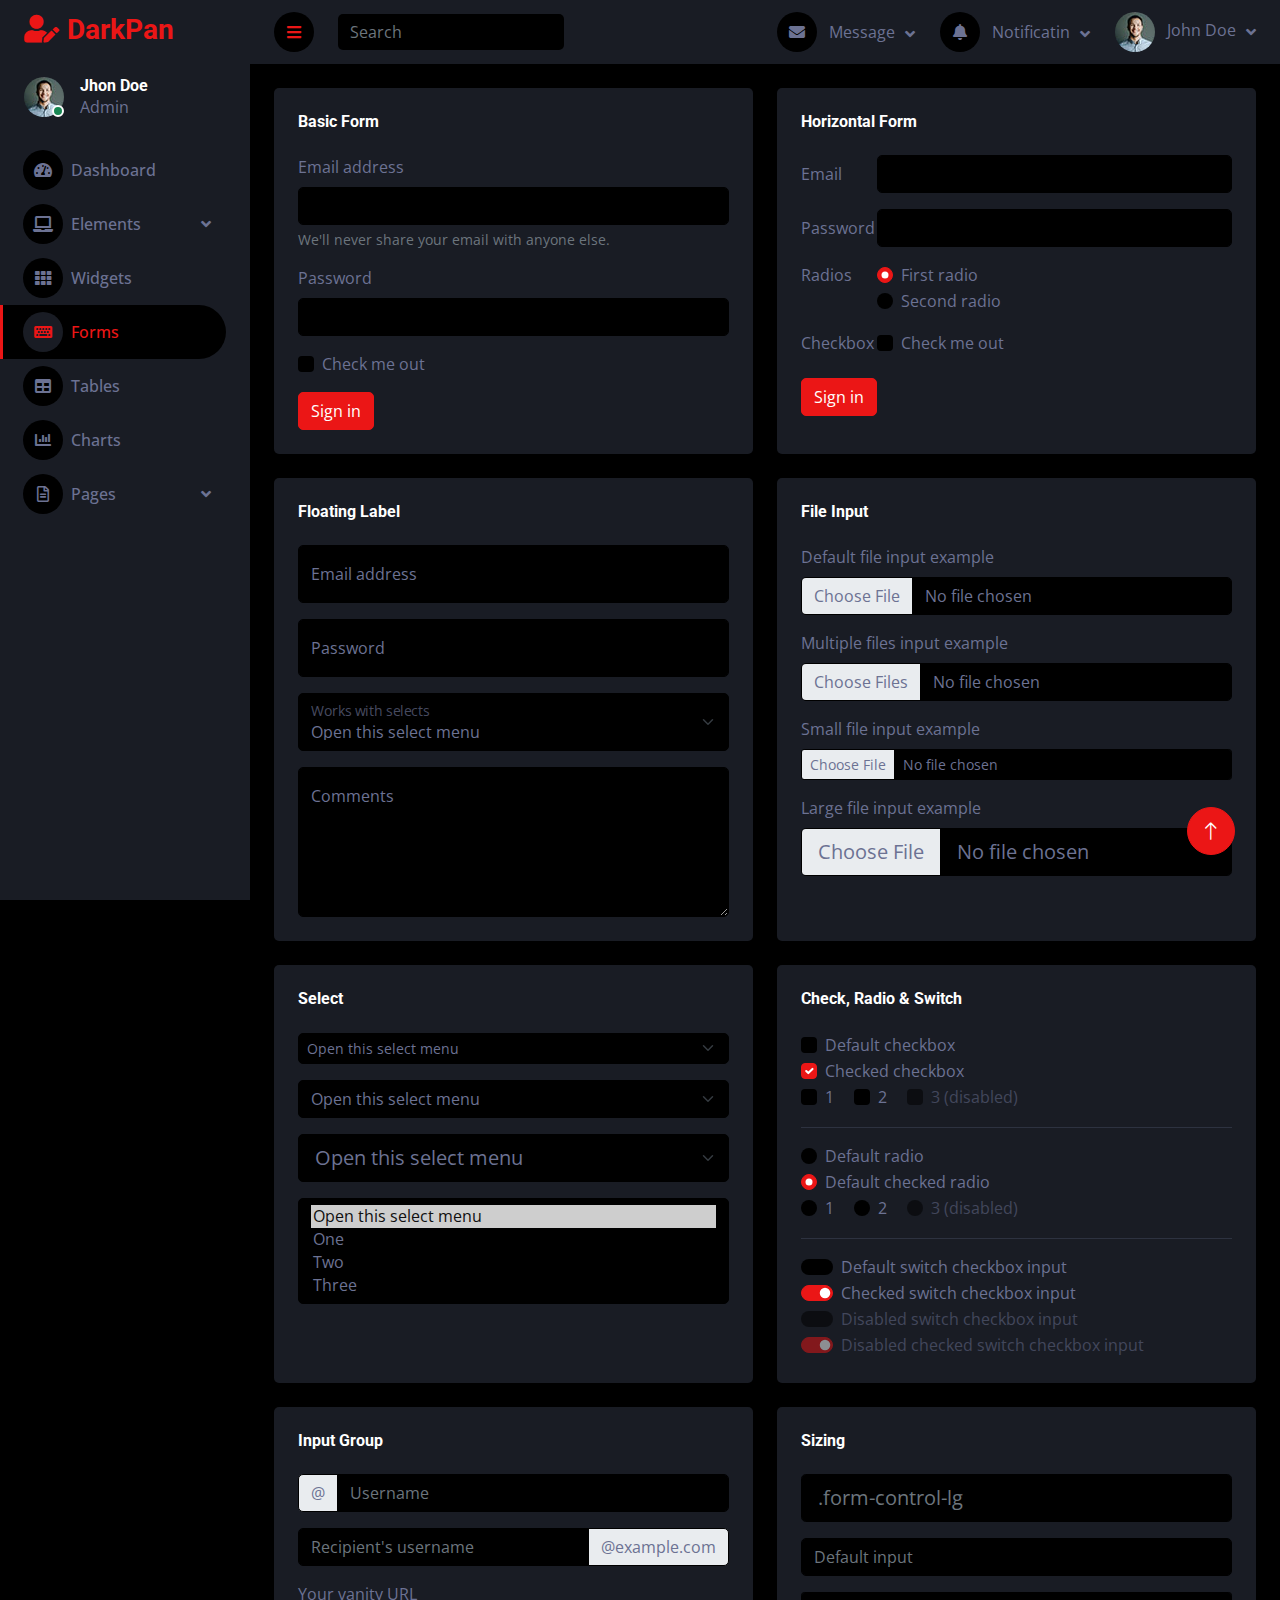
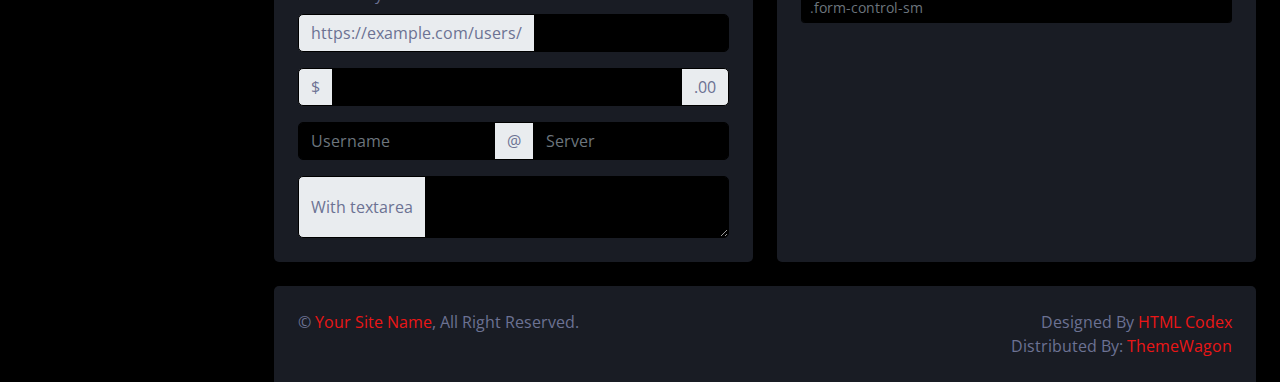
<file: form.html>
<!DOCTYPE html>
<html lang="en">

<head>
    <meta charset="utf-8">
    <title>DarkPan - Bootstrap 5 Admin Template</title>
    <meta content="width=device-width, initial-scale=1.0" name="viewport">
    <meta content="" name="keywords">
    <meta content="" name="description">

    <!-- Favicon -->
    <link href="img/favicon.ico" rel="icon">

    <!-- Google Web Fonts -->
    <link rel="preconnect" href="https://fonts.googleapis.com">
    <link rel="preconnect" href="https://fonts.gstatic.com" crossorigin>
    <link href="https://fonts.googleapis.com/css2?family=Open+Sans:wght@400;600&family=Roboto:wght@500;700&display=swap" rel="stylesheet"> 
    
    <!-- Icon Font Stylesheet -->
    <link href="https://cdnjs.cloudflare.com/ajax/libs/font-awesome/5.10.0/css/all.min.css" rel="stylesheet">
    <link href="https://cdn.jsdelivr.net/npm/bootstrap-icons@1.4.1/font/bootstrap-icons.css" rel="stylesheet">

    <!-- Libraries Stylesheet -->
    <link href="lib/owlcarousel/assets/owl.carousel.min.css" rel="stylesheet">
    <link href="lib/tempusdominus/css/tempusdominus-bootstrap-4.min.css" rel="stylesheet" />

    <!-- Customized Bootstrap Stylesheet -->
    <link href="css/bootstrap.min.css" rel="stylesheet">

    <!-- Template Stylesheet -->
    <link href="css/style.css" rel="stylesheet">
</head>

<body>
    <div class="container-fluid position-relative d-flex p-0">
        <!-- Spinner Start -->
        <div id="spinner" class="show bg-dark position-fixed translate-middle w-100 vh-100 top-50 start-50 d-flex align-items-center justify-content-center">
            <div class="spinner-border text-primary" style="width: 3rem; height: 3rem;" role="status">
                <span class="sr-only">Loading...</span>
            </div>
        </div>
        <!-- Spinner End -->


        <!-- Sidebar Start -->
        <div class="sidebar pe-4 pb-3">
            <nav class="navbar bg-secondary navbar-dark">
                <a href="index.html" class="navbar-brand mx-4 mb-3">
                    <h3 class="text-primary"><i class="fa fa-user-edit me-2"></i>DarkPan</h3>
                </a>
                <div class="d-flex align-items-center ms-4 mb-4">
                    <div class="position-relative">
                        <img class="rounded-circle" src="img/user.jpg" alt="" style="width: 40px; height: 40px;">
                        <div class="bg-success rounded-circle border border-2 border-white position-absolute end-0 bottom-0 p-1"></div>
                    </div>
                    <div class="ms-3">
                        <h6 class="mb-0">Jhon Doe</h6>
                        <span>Admin</span>
                    </div>
                </div>
                <div class="navbar-nav w-100">
                    <a href="index.html" class="nav-item nav-link"><i class="fa fa-tachometer-alt me-2"></i>Dashboard</a>
                    <div class="nav-item dropdown">
                        <a href="#" class="nav-link dropdown-toggle" data-bs-toggle="dropdown"><i class="fa fa-laptop me-2"></i>Elements</a>
                        <div class="dropdown-menu bg-transparent border-0">
                            <a href="button.html" class="dropdown-item">Buttons</a>
                            <a href="typography.html" class="dropdown-item">Typography</a>
                            <a href="element.html" class="dropdown-item">Other Elements</a>
                        </div>
                    </div>
                    <a href="widget.html" class="nav-item nav-link"><i class="fa fa-th me-2"></i>Widgets</a>
                    <a href="form.html" class="nav-item nav-link active"><i class="fa fa-keyboard me-2"></i>Forms</a>
                    <a href="table.html" class="nav-item nav-link"><i class="fa fa-table me-2"></i>Tables</a>
                    <a href="chart.html" class="nav-item nav-link"><i class="fa fa-chart-bar me-2"></i>Charts</a>
                    <div class="nav-item dropdown">
                        <a href="#" class="nav-link dropdown-toggle" data-bs-toggle="dropdown"><i class="far fa-file-alt me-2"></i>Pages</a>
                        <div class="dropdown-menu bg-transparent border-0">
                            <a href="signin.html" class="dropdown-item">Sign In</a>
                            <a href="signup.html" class="dropdown-item">Sign Up</a>
                            <a href="404.html" class="dropdown-item">404 Error</a>
                            <a href="blank.html" class="dropdown-item">Blank Page</a>
                        </div>
                    </div>
                </div>
            </nav>
        </div>
        <!-- Sidebar End -->


        <!-- Content Start -->
        <div class="content">
            <!-- Navbar Start -->
            <nav class="navbar navbar-expand bg-secondary navbar-dark sticky-top px-4 py-0">
                <a href="index.html" class="navbar-brand d-flex d-lg-none me-4">
                    <h2 class="text-primary mb-0"><i class="fa fa-user-edit"></i></h2>
                </a>
                <a href="#" class="sidebar-toggler flex-shrink-0">
                    <i class="fa fa-bars"></i>
                </a>
                <form class="d-none d-md-flex ms-4">
                    <input class="form-control bg-dark border-0" type="search" placeholder="Search">
                </form>
                <div class="navbar-nav align-items-center ms-auto">
                    <div class="nav-item dropdown">
                        <a href="#" class="nav-link dropdown-toggle" data-bs-toggle="dropdown">
                            <i class="fa fa-envelope me-lg-2"></i>
                            <span class="d-none d-lg-inline-flex">Message</span>
                        </a>
                        <div class="dropdown-menu dropdown-menu-end bg-secondary border-0 rounded-0 rounded-bottom m-0">
                            <a href="#" class="dropdown-item">
                                <div class="d-flex align-items-center">
                                    <img class="rounded-circle" src="img/user.jpg" alt="" style="width: 40px; height: 40px;">
                                    <div class="ms-2">
                                        <h6 class="fw-normal mb-0">Jhon send you a message</h6>
                                        <small>15 minutes ago</small>
                                    </div>
                                </div>
                            </a>
                            <hr class="dropdown-divider">
                            <a href="#" class="dropdown-item">
                                <div class="d-flex align-items-center">
                                    <img class="rounded-circle" src="img/user.jpg" alt="" style="width: 40px; height: 40px;">
                                    <div class="ms-2">
                                        <h6 class="fw-normal mb-0">Jhon send you a message</h6>
                                        <small>15 minutes ago</small>
                                    </div>
                                </div>
                            </a>
                            <hr class="dropdown-divider">
                            <a href="#" class="dropdown-item">
                                <div class="d-flex align-items-center">
                                    <img class="rounded-circle" src="img/user.jpg" alt="" style="width: 40px; height: 40px;">
                                    <div class="ms-2">
                                        <h6 class="fw-normal mb-0">Jhon send you a message</h6>
                                        <small>15 minutes ago</small>
                                    </div>
                                </div>
                            </a>
                            <hr class="dropdown-divider">
                            <a href="#" class="dropdown-item text-center">See all message</a>
                        </div>
                    </div>
                    <div class="nav-item dropdown">
                        <a href="#" class="nav-link dropdown-toggle" data-bs-toggle="dropdown">
                            <i class="fa fa-bell me-lg-2"></i>
                            <span class="d-none d-lg-inline-flex">Notificatin</span>
                        </a>
                        <div class="dropdown-menu dropdown-menu-end bg-secondary border-0 rounded-0 rounded-bottom m-0">
                            <a href="#" class="dropdown-item">
                                <h6 class="fw-normal mb-0">Profile updated</h6>
                                <small>15 minutes ago</small>
                            </a>
                            <hr class="dropdown-divider">
                            <a href="#" class="dropdown-item">
                                <h6 class="fw-normal mb-0">New user added</h6>
                                <small>15 minutes ago</small>
                            </a>
                            <hr class="dropdown-divider">
                            <a href="#" class="dropdown-item">
                                <h6 class="fw-normal mb-0">Password changed</h6>
                                <small>15 minutes ago</small>
                            </a>
                            <hr class="dropdown-divider">
                            <a href="#" class="dropdown-item text-center">See all notifications</a>
                        </div>
                    </div>
                    <div class="nav-item dropdown">
                        <a href="#" class="nav-link dropdown-toggle" data-bs-toggle="dropdown">
                            <img class="rounded-circle me-lg-2" src="img/user.jpg" alt="" style="width: 40px; height: 40px;">
                            <span class="d-none d-lg-inline-flex">John Doe</span>
                        </a>
                        <div class="dropdown-menu dropdown-menu-end bg-secondary border-0 rounded-0 rounded-bottom m-0">
                            <a href="#" class="dropdown-item">My Profile</a>
                            <a href="#" class="dropdown-item">Settings</a>
                            <a href="#" class="dropdown-item">Log Out</a>
                        </div>
                    </div>
                </div>
            </nav>
            <!-- Navbar End -->


            <!-- Form Start -->
            <div class="container-fluid pt-4 px-4">
                <div class="row g-4">
                    <div class="col-sm-12 col-xl-6">
                        <div class="bg-secondary rounded h-100 p-4">
                            <h6 class="mb-4">Basic Form</h6>
                            <form>
                                <div class="mb-3">
                                    <label for="exampleInputEmail1" class="form-label">Email address</label>
                                    <input type="email" class="form-control" id="exampleInputEmail1"
                                        aria-describedby="emailHelp">
                                    <div id="emailHelp" class="form-text">We'll never share your email with anyone else.
                                    </div>
                                </div>
                                <div class="mb-3">
                                    <label for="exampleInputPassword1" class="form-label">Password</label>
                                    <input type="password" class="form-control" id="exampleInputPassword1">
                                </div>
                                <div class="mb-3 form-check">
                                    <input type="checkbox" class="form-check-input" id="exampleCheck1">
                                    <label class="form-check-label" for="exampleCheck1">Check me out</label>
                                </div>
                                <button type="submit" class="btn btn-primary">Sign in</button>
                            </form>
                        </div>
                    </div>
                    <div class="col-sm-12 col-xl-6">
                        <div class="bg-secondary rounded h-100 p-4">
                            <h6 class="mb-4">Horizontal Form</h6>
                            <form>
                                <div class="row mb-3">
                                    <label for="inputEmail3" class="col-sm-2 col-form-label">Email</label>
                                    <div class="col-sm-10">
                                        <input type="email" class="form-control" id="inputEmail3">
                                    </div>
                                </div>
                                <div class="row mb-3">
                                    <label for="inputPassword3" class="col-sm-2 col-form-label">Password</label>
                                    <div class="col-sm-10">
                                        <input type="password" class="form-control" id="inputPassword3">
                                    </div>
                                </div>
                                <fieldset class="row mb-3">
                                    <legend class="col-form-label col-sm-2 pt-0">Radios</legend>
                                    <div class="col-sm-10">
                                        <div class="form-check">
                                            <input class="form-check-input" type="radio" name="gridRadios"
                                                id="gridRadios1" value="option1" checked>
                                            <label class="form-check-label" for="gridRadios1">
                                                First radio
                                            </label>
                                        </div>
                                        <div class="form-check">
                                            <input class="form-check-input" type="radio" name="gridRadios"
                                                id="gridRadios2" value="option2">
                                            <label class="form-check-label" for="gridRadios2">
                                                Second radio
                                            </label>
                                        </div>
                                    </div>
                                </fieldset>
                                <div class="row mb-3">
                                    <legend class="col-form-label col-sm-2 pt-0">Checkbox</legend>
                                    <div class="col-sm-10">
                                        <div class="form-check">
                                            <input class="form-check-input" type="checkbox" id="gridCheck1">
                                            <label class="form-check-label" for="gridCheck1">
                                                Check me out
                                            </label>
                                        </div>
                                    </div>
                                </div>
                                <button type="submit" class="btn btn-primary">Sign in</button>
                            </form>
                        </div>
                    </div>
                    <div class="col-sm-12 col-xl-6">
                        <div class="bg-secondary rounded h-100 p-4">
                            <h6 class="mb-4">Floating Label</h6>
                            <div class="form-floating mb-3">
                                <input type="email" class="form-control" id="floatingInput"
                                    placeholder="name@example.com">
                                <label for="floatingInput">Email address</label>
                            </div>
                            <div class="form-floating mb-3">
                                <input type="password" class="form-control" id="floatingPassword"
                                    placeholder="Password">
                                <label for="floatingPassword">Password</label>
                            </div>
                            <div class="form-floating mb-3">
                                <select class="form-select" id="floatingSelect"
                                    aria-label="Floating label select example">
                                    <option selected>Open this select menu</option>
                                    <option value="1">One</option>
                                    <option value="2">Two</option>
                                    <option value="3">Three</option>
                                </select>
                                <label for="floatingSelect">Works with selects</label>
                            </div>
                            <div class="form-floating">
                                <textarea class="form-control" placeholder="Leave a comment here"
                                    id="floatingTextarea" style="height: 150px;"></textarea>
                                <label for="floatingTextarea">Comments</label>
                            </div>
                        </div>
                    </div>
                    <div class="col-sm-12 col-xl-6">
                        <div class="bg-secondary rounded h-100 p-4">
                            <h6 class="mb-4">File Input</h6>
                            <div class="mb-3">
                                <label for="formFile" class="form-label">Default file input example</label>
                                <input class="form-control bg-dark" type="file" id="formFile">
                            </div>
                            <div class="mb-3">
                                <label for="formFileMultiple" class="form-label">Multiple files input example</label>
                                <input class="form-control bg-dark" type="file" id="formFileMultiple" multiple>
                            </div>
                            <div class="mb-3">
                                <label for="formFileSm" class="form-label">Small file input example</label>
                                <input class="form-control form-control-sm bg-dark" id="formFileSm" type="file">
                            </div>
                            <div>
                                <label for="formFileLg" class="form-label">Large file input example</label>
                                <input class="form-control form-control-lg bg-dark" id="formFileLg" type="file">
                            </div>
                        </div>
                    </div>
                    <div class="col-sm-12 col-xl-6">
                        <div class="bg-secondary rounded h-100 p-4">
                            <h6 class="mb-4">Select</h6>
                            <select class="form-select form-select-sm mb-3" aria-label=".form-select-sm example">
                                <option selected>Open this select menu</option>
                                <option value="1">One</option>
                                <option value="2">Two</option>
                                <option value="3">Three</option>
                            </select>
                            <select class="form-select mb-3" aria-label="Default select example">
                                <option selected>Open this select menu</option>
                                <option value="1">One</option>
                                <option value="2">Two</option>
                                <option value="3">Three</option>
                            </select>
                            <select class="form-select form-select-lg mb-3" aria-label=".form-select-lg example">
                                <option selected>Open this select menu</option>
                                <option value="1">One</option>
                                <option value="2">Two</option>
                                <option value="3">Three</option>
                            </select>
                            <select class="form-select" multiple aria-label="multiple select example">
                                <option selected>Open this select menu</option>
                                <option value="1">One</option>
                                <option value="2">Two</option>
                                <option value="3">Three</option>
                            </select>
                        </div>
                    </div>
                    <div class="col-sm-12 col-xl-6">
                        <div class="bg-secondary rounded h-100 p-4">
                            <h6 class="mb-4">Check, Radio & Switch</h6>
                            <div class="form-check">
                                <input class="form-check-input" type="checkbox" value="" id="flexCheckDefault">
                                <label class="form-check-label" for="flexCheckDefault">
                                    Default checkbox
                                </label>
                            </div>
                            <div class="form-check">
                                <input class="form-check-input" type="checkbox" value="" id="flexCheckChecked" checked>
                                <label class="form-check-label" for="flexCheckChecked">
                                    Checked checkbox
                                </label>
                            </div>
                            <div class="form-check form-check-inline">
                                <input class="form-check-input" type="checkbox" id="inlineCheckbox1" value="option1">
                                <label class="form-check-label" for="inlineCheckbox1">1</label>
                            </div>
                            <div class="form-check form-check-inline">
                                <input class="form-check-input" type="checkbox" id="inlineCheckbox2" value="option2">
                                <label class="form-check-label" for="inlineCheckbox2">2</label>
                            </div>
                            <div class="form-check form-check-inline">
                                <input class="form-check-input" type="checkbox" id="inlineCheckbox3" value="option3"
                                    disabled>
                                <label class="form-check-label" for="inlineCheckbox3">3 (disabled)</label>
                            </div>
                            <hr>
                            <div class="form-check">
                                <input class="form-check-input" type="radio" name="flexRadioDefault"
                                    id="flexRadioDefault1">
                                <label class="form-check-label" for="flexRadioDefault1">
                                    Default radio
                                </label>
                            </div>
                            <div class="form-check">
                                <input class="form-check-input" type="radio" name="flexRadioDefault"
                                    id="flexRadioDefault2" checked>
                                <label class="form-check-label" for="flexRadioDefault2">
                                    Default checked radio
                                </label>
                            </div>
                            <div class="form-check form-check-inline">
                                <input class="form-check-input" type="radio" name="inlineRadioOptions" id="inlineRadio1"
                                    value="option1">
                                <label class="form-check-label" for="inlineRadio1">1</label>
                            </div>
                            <div class="form-check form-check-inline">
                                <input class="form-check-input" type="radio" name="inlineRadioOptions" id="inlineRadio2"
                                    value="option2">
                                <label class="form-check-label" for="inlineRadio2">2</label>
                            </div>
                            <div class="form-check form-check-inline">
                                <input class="form-check-input" type="radio" name="inlineRadioOptions" id="inlineRadio3"
                                    value="option3" disabled>
                                <label class="form-check-label" for="inlineRadio3">3 (disabled)</label>
                            </div>
                            <hr>
                            <div class="form-check form-switch">
                                <input class="form-check-input" type="checkbox" role="switch"
                                    id="flexSwitchCheckDefault">
                                <label class="form-check-label" for="flexSwitchCheckDefault">Default switch checkbox
                                    input</label>
                            </div>
                            <div class="form-check form-switch">
                                <input class="form-check-input" type="checkbox" role="switch"
                                    id="flexSwitchCheckChecked" checked>
                                <label class="form-check-label" for="flexSwitchCheckChecked">Checked switch checkbox
                                    input</label>
                            </div>
                            <div class="form-check form-switch">
                                <input class="form-check-input" type="checkbox" role="switch"
                                    id="flexSwitchCheckDisabled" disabled>
                                <label class="form-check-label" for="flexSwitchCheckDisabled">Disabled switch checkbox
                                    input</label>
                            </div>
                            <div class="form-check form-switch">
                                <input class="form-check-input" type="checkbox" role="switch"
                                    id="flexSwitchCheckCheckedDisabled" checked disabled>
                                <label class="form-check-label" for="flexSwitchCheckCheckedDisabled">Disabled checked
                                    switch checkbox input</label>
                            </div>
                        </div>
                    </div>
                    <div class="col-sm-12 col-xl-6">
                        <div class="bg-secondary rounded h-100 p-4">
                            <h6 class="mb-4">Input Group</h6>
                            <div class="input-group mb-3">
                                <span class="input-group-text" id="basic-addon1">@</span>
                                <input type="text" class="form-control" placeholder="Username" aria-label="Username"
                                    aria-describedby="basic-addon1">
                            </div>
                            <div class="input-group mb-3">
                                <input type="text" class="form-control" placeholder="Recipient's username"
                                    aria-label="Recipient's username" aria-describedby="basic-addon2">
                                <span class="input-group-text" id="basic-addon2">@example.com</span>
                            </div>
                            <label for="basic-url" class="form-label">Your vanity URL</label>
                            <div class="input-group mb-3">
                                <span class="input-group-text" id="basic-addon3">https://example.com/users/</span>
                                <input type="text" class="form-control" id="basic-url" aria-describedby="basic-addon3">
                            </div>
                            <div class="input-group mb-3">
                                <span class="input-group-text">$</span>
                                <input type="text" class="form-control" aria-label="Amount (to the nearest dollar)">
                                <span class="input-group-text">.00</span>
                            </div>
                            <div class="input-group mb-3">
                                <input type="text" class="form-control" placeholder="Username" aria-label="Username">
                                <span class="input-group-text">@</span>
                                <input type="text" class="form-control" placeholder="Server" aria-label="Server">
                            </div>
                            <div class="input-group">
                                <span class="input-group-text">With textarea</span>
                                <textarea class="form-control" aria-label="With textarea"></textarea>
                            </div>
                        </div>
                    </div>
                    <div class="col-sm-12 col-xl-6">
                        <div class="bg-secondary rounded h-100 p-4">
                            <h6 class="mb-4">Sizing</h6>
                            <input class="form-control form-control-lg mb-3" type="text" placeholder=".form-control-lg"
                                aria-label=".form-control-lg example">
                            <input class="form-control mb-3" type="text" placeholder="Default input"
                                aria-label="default input example">
                            <input class="form-control form-control-sm" type="text" placeholder=".form-control-sm"
                                aria-label=".form-control-sm example">
                        </div>
                    </div>
                </div>
            </div>
            <!-- Form End -->


            <!-- Footer Start -->
            <div class="container-fluid pt-4 px-4">
                <div class="bg-secondary rounded-top p-4">
                    <div class="row">
                        <div class="col-12 col-sm-6 text-center text-sm-start">
                            &copy; <a href="#">Your Site Name</a>, All Right Reserved. 
                        </div>
                        <div class="col-12 col-sm-6 text-center text-sm-end">
                            <!--/*** This template is free as long as you keep the footer author’s credit link/attribution link/backlink. If you'd like to use the template without the footer author’s credit link/attribution link/backlink, you can purchase the Credit Removal License from "https://htmlcodex.com/credit-removal". Thank you for your support. ***/-->
                            Designed By <a href="https://htmlcodex.com">HTML Codex</a>
                            <br>Distributed By: <a href="https://themewagon.com" target="_blank">ThemeWagon</a>
                        </div>
                    </div>
                </div>
            </div>
            <!-- Footer End -->
        </div>
        <!-- Content End -->


        <!-- Back to Top -->
        <a href="#" class="btn btn-lg btn-primary btn-lg-square back-to-top"><i class="bi bi-arrow-up"></i></a>
    </div>

    <!-- JavaScript Libraries -->
    <script src="https://code.jquery.com/jquery-3.4.1.min.js"></script>
    <script src="https://cdn.jsdelivr.net/npm/bootstrap@5.0.0/dist/js/bootstrap.bundle.min.js"></script>
    <script src="lib/chart/chart.min.js"></script>
    <script src="lib/easing/easing.min.js"></script>
    <script src="lib/waypoints/waypoints.min.js"></script>
    <script src="lib/owlcarousel/owl.carousel.min.js"></script>
    <script src="lib/tempusdominus/js/moment.min.js"></script>
    <script src="lib/tempusdominus/js/moment-timezone.min.js"></script>
    <script src="lib/tempusdominus/js/tempusdominus-bootstrap-4.min.js"></script>

    <!-- Template Javascript -->
    <script src="js/main.js"></script>
</body>

</html>
</file>
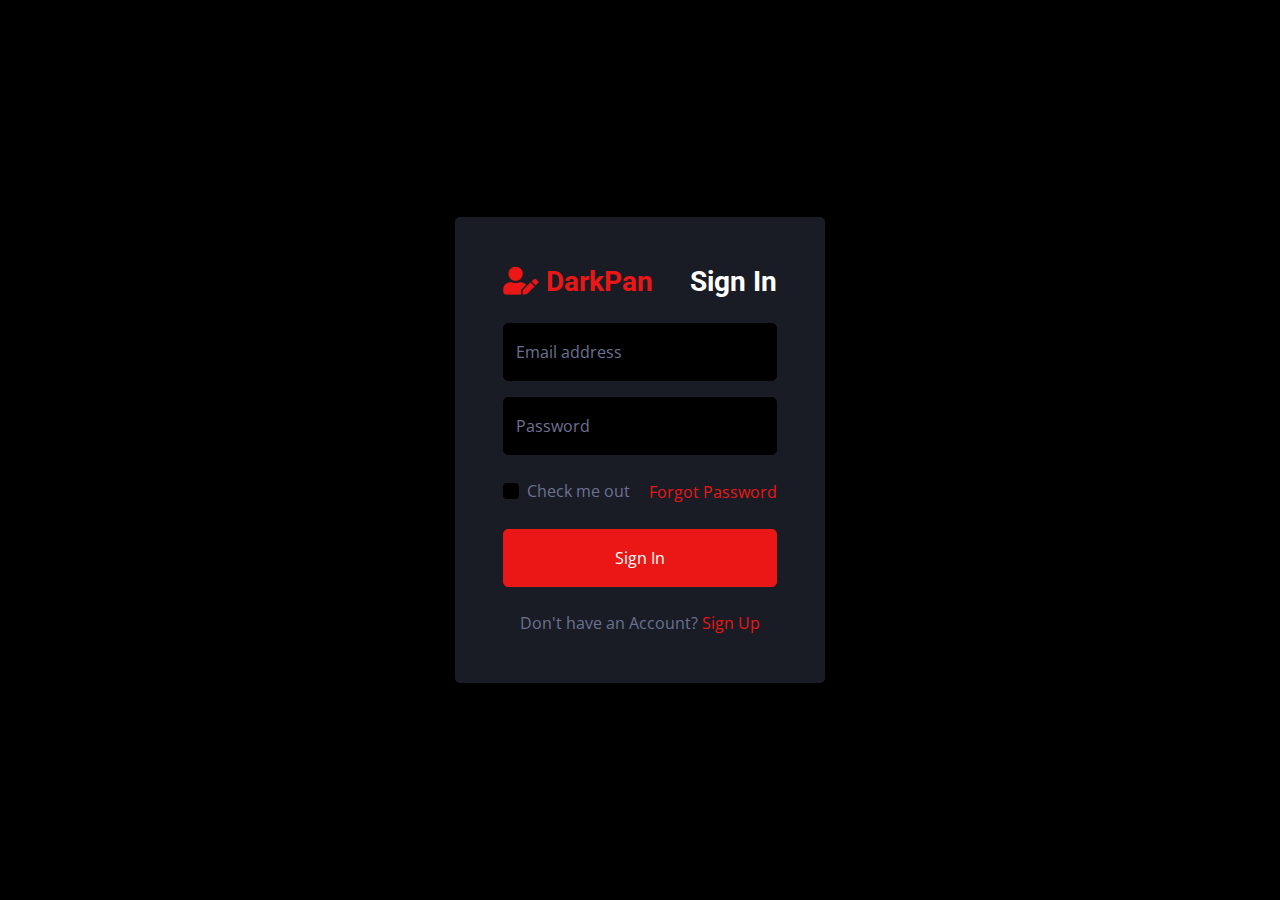
<file: signin.html>
<!DOCTYPE html>
<html lang="en">

<head>
    <meta charset="utf-8">
    <title>DarkPan - Bootstrap 5 Admin Template</title>
    <meta content="width=device-width, initial-scale=1.0" name="viewport">
    <meta content="" name="keywords">
    <meta content="" name="description">

    <!-- Favicon -->
    <link href="img/favicon.ico" rel="icon">

    <!-- Google Web Fonts -->
    <link rel="preconnect" href="https://fonts.googleapis.com">
    <link rel="preconnect" href="https://fonts.gstatic.com" crossorigin>
    <link href="https://fonts.googleapis.com/css2?family=Open+Sans:wght@400;600&family=Roboto:wght@500;700&display=swap" rel="stylesheet"> 
    
    <!-- Icon Font Stylesheet -->
    <link href="https://cdnjs.cloudflare.com/ajax/libs/font-awesome/5.10.0/css/all.min.css" rel="stylesheet">
    <link href="https://cdn.jsdelivr.net/npm/bootstrap-icons@1.4.1/font/bootstrap-icons.css" rel="stylesheet">

    <!-- Libraries Stylesheet -->
    <link href="lib/owlcarousel/assets/owl.carousel.min.css" rel="stylesheet">
    <link href="lib/tempusdominus/css/tempusdominus-bootstrap-4.min.css" rel="stylesheet" />

    <!-- Customized Bootstrap Stylesheet -->
    <link href="css/bootstrap.min.css" rel="stylesheet">

    <!-- Template Stylesheet -->
    <link href="css/style.css" rel="stylesheet">
</head>

<body>
    <div class="container-fluid position-relative d-flex p-0">
        <!-- Spinner Start -->
        <div id="spinner" class="show bg-dark position-fixed translate-middle w-100 vh-100 top-50 start-50 d-flex align-items-center justify-content-center">
            <div class="spinner-border text-primary" style="width: 3rem; height: 3rem;" role="status">
                <span class="sr-only">Loading...</span>
            </div>
        </div>
        <!-- Spinner End -->


        <!-- Sign In Start -->
        <div class="container-fluid">
            <div class="row h-100 align-items-center justify-content-center" style="min-height: 100vh;">
                <div class="col-12 col-sm-8 col-md-6 col-lg-5 col-xl-4">
                    <div class="bg-secondary rounded p-4 p-sm-5 my-4 mx-3">
                        <div class="d-flex align-items-center justify-content-between mb-3">
                            <a href="index.html" class="">
                                <h3 class="text-primary"><i class="fa fa-user-edit me-2"></i>DarkPan</h3>
                            </a>
                            <h3>Sign In</h3>
                        </div>
                        <div class="form-floating mb-3">
                            <input type="email" class="form-control" id="floatingInput" placeholder="name@example.com">
                            <label for="floatingInput">Email address</label>
                        </div>
                        <div class="form-floating mb-4">
                            <input type="password" class="form-control" id="floatingPassword" placeholder="Password">
                            <label for="floatingPassword">Password</label>
                        </div>
                        <div class="d-flex align-items-center justify-content-between mb-4">
                            <div class="form-check">
                                <input type="checkbox" class="form-check-input" id="exampleCheck1">
                                <label class="form-check-label" for="exampleCheck1">Check me out</label>
                            </div>
                            <a href="">Forgot Password</a>
                        </div>
                        <button type="submit" class="btn btn-primary py-3 w-100 mb-4">Sign In</button>
                        <p class="text-center mb-0">Don't have an Account? <a href="">Sign Up</a></p>
                    </div>
                </div>
            </div>
        </div>
        <!-- Sign In End -->
    </div>

    <!-- JavaScript Libraries -->
    <script src="https://code.jquery.com/jquery-3.4.1.min.js"></script>
    <script src="https://cdn.jsdelivr.net/npm/bootstrap@5.0.0/dist/js/bootstrap.bundle.min.js"></script>
    <script src="lib/chart/chart.min.js"></script>
    <script src="lib/easing/easing.min.js"></script>
    <script src="lib/waypoints/waypoints.min.js"></script>
    <script src="lib/owlcarousel/owl.carousel.min.js"></script>
    <script src="lib/tempusdominus/js/moment.min.js"></script>
    <script src="lib/tempusdominus/js/moment-timezone.min.js"></script>
    <script src="lib/tempusdominus/js/tempusdominus-bootstrap-4.min.js"></script>

    <!-- Template Javascript -->
    <script src="js/main.js"></script>
</body>

</html>
</file>
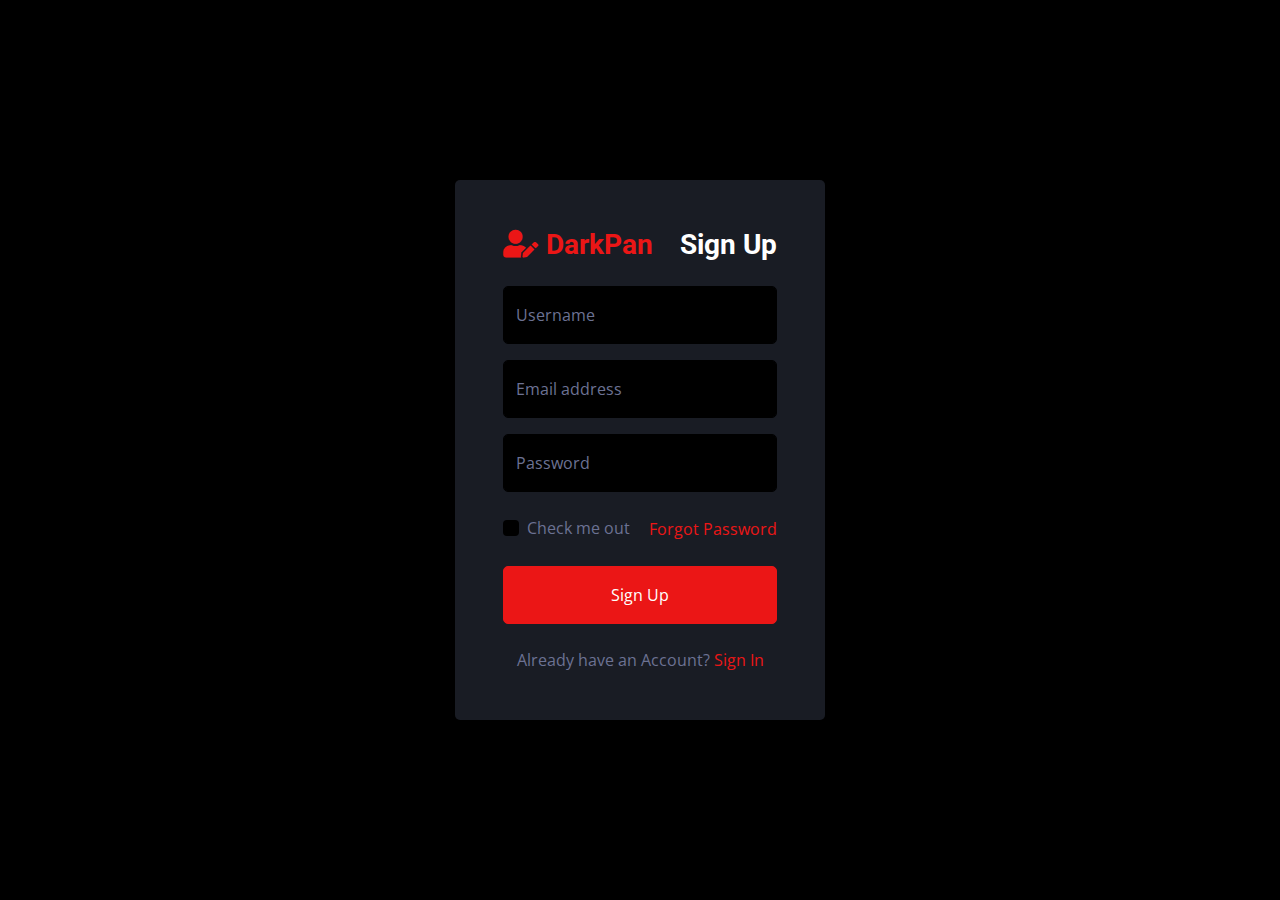
<file: signup.html>
<!DOCTYPE html>
<html lang="en">

<head>
    <meta charset="utf-8">
    <title>DarkPan - Bootstrap 5 Admin Template</title>
    <meta content="width=device-width, initial-scale=1.0" name="viewport">
    <meta content="" name="keywords">
    <meta content="" name="description">

    <!-- Favicon -->
    <link href="img/favicon.ico" rel="icon">

    <!-- Google Web Fonts -->
    <link rel="preconnect" href="https://fonts.googleapis.com">
    <link rel="preconnect" href="https://fonts.gstatic.com" crossorigin>
    <link href="https://fonts.googleapis.com/css2?family=Open+Sans:wght@400;600&family=Roboto:wght@500;700&display=swap" rel="stylesheet"> 
    
    <!-- Icon Font Stylesheet -->
    <link href="https://cdnjs.cloudflare.com/ajax/libs/font-awesome/5.10.0/css/all.min.css" rel="stylesheet">
    <link href="https://cdn.jsdelivr.net/npm/bootstrap-icons@1.4.1/font/bootstrap-icons.css" rel="stylesheet">

    <!-- Libraries Stylesheet -->
    <link href="lib/owlcarousel/assets/owl.carousel.min.css" rel="stylesheet">
    <link href="lib/tempusdominus/css/tempusdominus-bootstrap-4.min.css" rel="stylesheet" />

    <!-- Customized Bootstrap Stylesheet -->
    <link href="css/bootstrap.min.css" rel="stylesheet">

    <!-- Template Stylesheet -->
    <link href="css/style.css" rel="stylesheet">
</head>

<body>
    <div class="container-fluid position-relative d-flex p-0">
        <!-- Spinner Start -->
        <div id="spinner" class="show bg-dark position-fixed translate-middle w-100 vh-100 top-50 start-50 d-flex align-items-center justify-content-center">
            <div class="spinner-border text-primary" style="width: 3rem; height: 3rem;" role="status">
                <span class="sr-only">Loading...</span>
            </div>
        </div>
        <!-- Spinner End -->


        <!-- Sign Up Start -->
        <div class="container-fluid">
            <div class="row h-100 align-items-center justify-content-center" style="min-height: 100vh;">
                <div class="col-12 col-sm-8 col-md-6 col-lg-5 col-xl-4">
                    <div class="bg-secondary rounded p-4 p-sm-5 my-4 mx-3">
                        <div class="d-flex align-items-center justify-content-between mb-3">
                            <a href="index.html" class="">
                                <h3 class="text-primary"><i class="fa fa-user-edit me-2"></i>DarkPan</h3>
                            </a>
                            <h3>Sign Up</h3>
                        </div>
                        <div class="form-floating mb-3">
                            <input type="text" class="form-control" id="floatingText" placeholder="jhondoe">
                            <label for="floatingText">Username</label>
                        </div>
                        <div class="form-floating mb-3">
                            <input type="email" class="form-control" id="floatingInput" placeholder="name@example.com">
                            <label for="floatingInput">Email address</label>
                        </div>
                        <div class="form-floating mb-4">
                            <input type="password" class="form-control" id="floatingPassword" placeholder="Password">
                            <label for="floatingPassword">Password</label>
                        </div>
                        <div class="d-flex align-items-center justify-content-between mb-4">
                            <div class="form-check">
                                <input type="checkbox" class="form-check-input" id="exampleCheck1">
                                <label class="form-check-label" for="exampleCheck1">Check me out</label>
                            </div>
                            <a href="">Forgot Password</a>
                        </div>
                        <button type="submit" class="btn btn-primary py-3 w-100 mb-4">Sign Up</button>
                        <p class="text-center mb-0">Already have an Account? <a href="">Sign In</a></p>
                    </div>
                </div>
            </div>
        </div>
        <!-- Sign Up End -->
    </div>

    <!-- JavaScript Libraries -->
    <script src="https://code.jquery.com/jquery-3.4.1.min.js"></script>
    <script src="https://cdn.jsdelivr.net/npm/bootstrap@5.0.0/dist/js/bootstrap.bundle.min.js"></script>
    <script src="lib/chart/chart.min.js"></script>
    <script src="lib/easing/easing.min.js"></script>
    <script src="lib/waypoints/waypoints.min.js"></script>
    <script src="lib/owlcarousel/owl.carousel.min.js"></script>
    <script src="lib/tempusdominus/js/moment.min.js"></script>
    <script src="lib/tempusdominus/js/moment-timezone.min.js"></script>
    <script src="lib/tempusdominus/js/tempusdominus-bootstrap-4.min.js"></script>

    <!-- Template Javascript -->
    <script src="js/main.js"></script>
</body>

</html>
</file>
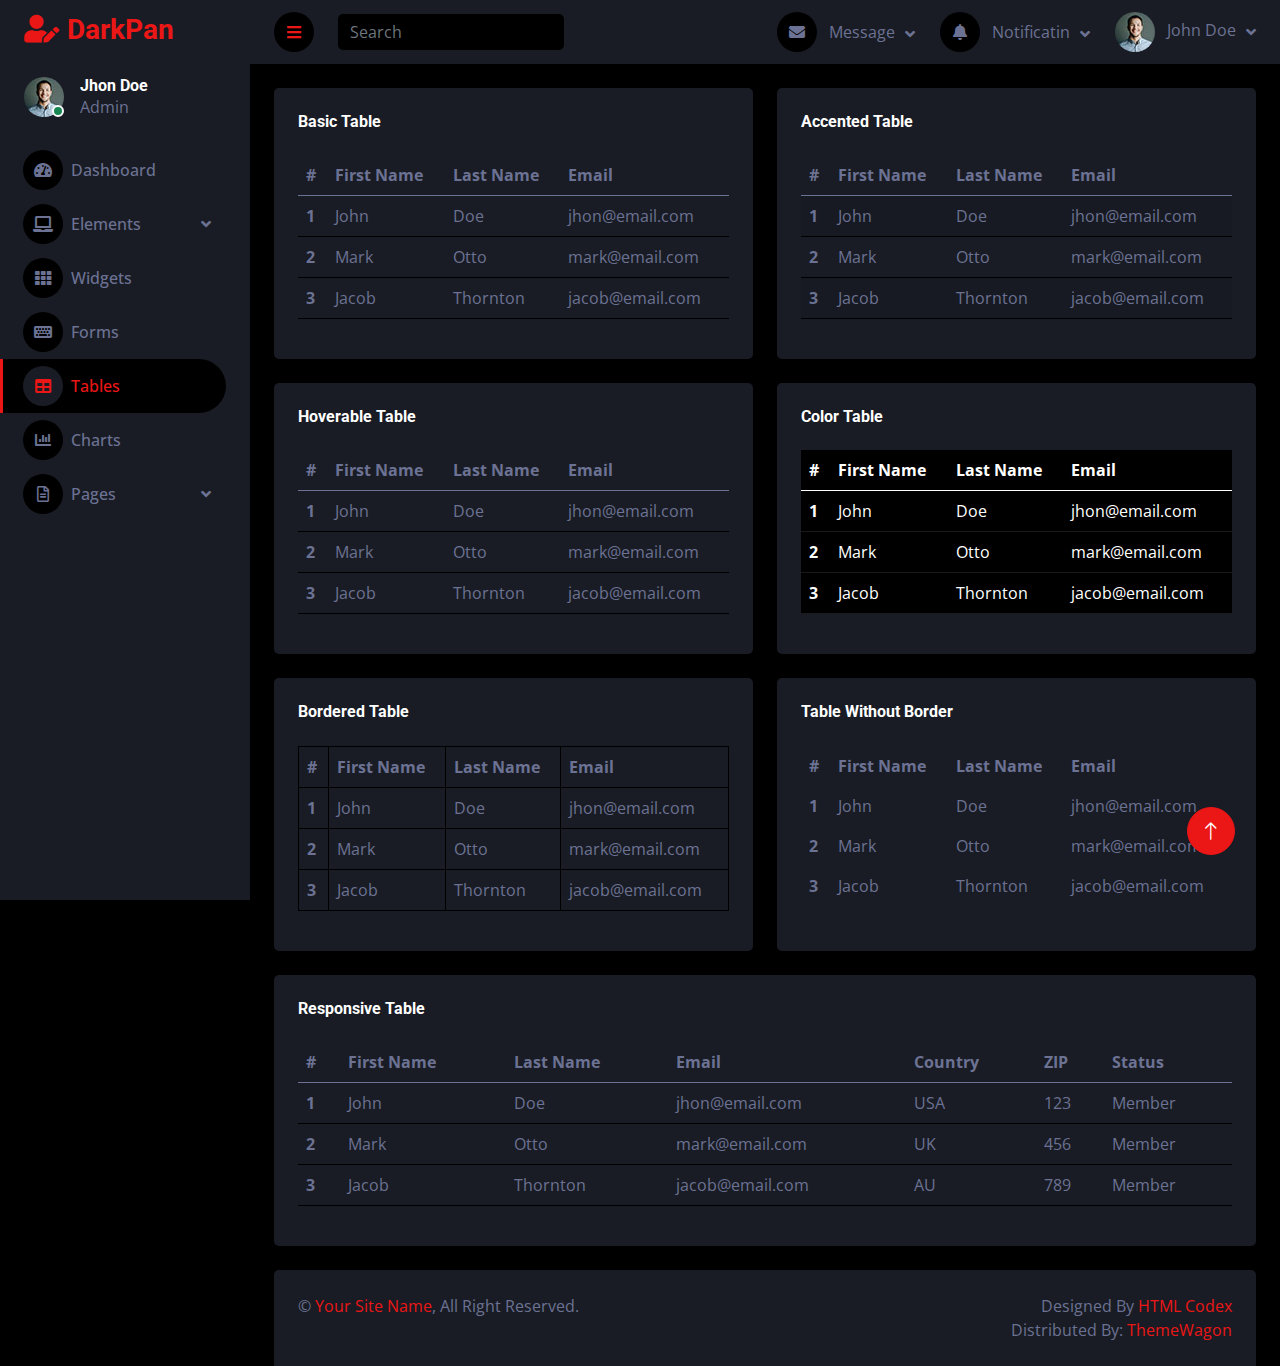
<file: table.html>
<!DOCTYPE html>
<html lang="en">

<head>
    <meta charset="utf-8">
    <title>DarkPan - Bootstrap 5 Admin Template</title>
    <meta content="width=device-width, initial-scale=1.0" name="viewport">
    <meta content="" name="keywords">
    <meta content="" name="description">

    <!-- Favicon -->
    <link href="img/favicon.ico" rel="icon">

    <!-- Google Web Fonts -->
    <link rel="preconnect" href="https://fonts.googleapis.com">
    <link rel="preconnect" href="https://fonts.gstatic.com" crossorigin>
    <link href="https://fonts.googleapis.com/css2?family=Open+Sans:wght@400;600&family=Roboto:wght@500;700&display=swap" rel="stylesheet"> 
    
    <!-- Icon Font Stylesheet -->
    <link href="https://cdnjs.cloudflare.com/ajax/libs/font-awesome/5.10.0/css/all.min.css" rel="stylesheet">
    <link href="https://cdn.jsdelivr.net/npm/bootstrap-icons@1.4.1/font/bootstrap-icons.css" rel="stylesheet">

    <!-- Libraries Stylesheet -->
    <link href="lib/owlcarousel/assets/owl.carousel.min.css" rel="stylesheet">
    <link href="lib/tempusdominus/css/tempusdominus-bootstrap-4.min.css" rel="stylesheet" />

    <!-- Customized Bootstrap Stylesheet -->
    <link href="css/bootstrap.min.css" rel="stylesheet">

    <!-- Template Stylesheet -->
    <link href="css/style.css" rel="stylesheet">
</head>

<body>
    <div class="container-fluid position-relative d-flex p-0">
        <!-- Spinner Start -->
        <div id="spinner" class="show bg-dark position-fixed translate-middle w-100 vh-100 top-50 start-50 d-flex align-items-center justify-content-center">
            <div class="spinner-border text-primary" style="width: 3rem; height: 3rem;" role="status">
                <span class="sr-only">Loading...</span>
            </div>
        </div>
        <!-- Spinner End -->


        <!-- Sidebar Start -->
        <div class="sidebar pe-4 pb-3">
            <nav class="navbar bg-secondary navbar-dark">
                <a href="index.html" class="navbar-brand mx-4 mb-3">
                    <h3 class="text-primary"><i class="fa fa-user-edit me-2"></i>DarkPan</h3>
                </a>
                <div class="d-flex align-items-center ms-4 mb-4">
                    <div class="position-relative">
                        <img class="rounded-circle" src="img/user.jpg" alt="" style="width: 40px; height: 40px;">
                        <div class="bg-success rounded-circle border border-2 border-white position-absolute end-0 bottom-0 p-1"></div>
                    </div>
                    <div class="ms-3">
                        <h6 class="mb-0">Jhon Doe</h6>
                        <span>Admin</span>
                    </div>
                </div>
                <div class="navbar-nav w-100">
                    <a href="index.html" class="nav-item nav-link"><i class="fa fa-tachometer-alt me-2"></i>Dashboard</a>
                    <div class="nav-item dropdown">
                        <a href="#" class="nav-link dropdown-toggle" data-bs-toggle="dropdown"><i class="fa fa-laptop me-2"></i>Elements</a>
                        <div class="dropdown-menu bg-transparent border-0">
                            <a href="button.html" class="dropdown-item">Buttons</a>
                            <a href="typography.html" class="dropdown-item">Typography</a>
                            <a href="element.html" class="dropdown-item">Other Elements</a>
                        </div>
                    </div>
                    <a href="widget.html" class="nav-item nav-link"><i class="fa fa-th me-2"></i>Widgets</a>
                    <a href="form.html" class="nav-item nav-link"><i class="fa fa-keyboard me-2"></i>Forms</a>
                    <a href="table.html" class="nav-item nav-link active"><i class="fa fa-table me-2"></i>Tables</a>
                    <a href="chart.html" class="nav-item nav-link"><i class="fa fa-chart-bar me-2"></i>Charts</a>
                    <div class="nav-item dropdown">
                        <a href="#" class="nav-link dropdown-toggle" data-bs-toggle="dropdown"><i class="far fa-file-alt me-2"></i>Pages</a>
                        <div class="dropdown-menu bg-transparent border-0">
                            <a href="signin.html" class="dropdown-item">Sign In</a>
                            <a href="signup.html" class="dropdown-item">Sign Up</a>
                            <a href="404.html" class="dropdown-item">404 Error</a>
                            <a href="blank.html" class="dropdown-item">Blank Page</a>
                        </div>
                    </div>
                </div>
            </nav>
        </div>
        <!-- Sidebar End -->


        <!-- Content Start -->
        <div class="content">
            <!-- Navbar Start -->
            <nav class="navbar navbar-expand bg-secondary navbar-dark sticky-top px-4 py-0">
                <a href="index.html" class="navbar-brand d-flex d-lg-none me-4">
                    <h2 class="text-primary mb-0"><i class="fa fa-user-edit"></i></h2>
                </a>
                <a href="#" class="sidebar-toggler flex-shrink-0">
                    <i class="fa fa-bars"></i>
                </a>
                <form class="d-none d-md-flex ms-4">
                    <input class="form-control bg-dark border-0" type="search" placeholder="Search">
                </form>
                <div class="navbar-nav align-items-center ms-auto">
                    <div class="nav-item dropdown">
                        <a href="#" class="nav-link dropdown-toggle" data-bs-toggle="dropdown">
                            <i class="fa fa-envelope me-lg-2"></i>
                            <span class="d-none d-lg-inline-flex">Message</span>
                        </a>
                        <div class="dropdown-menu dropdown-menu-end bg-secondary border-0 rounded-0 rounded-bottom m-0">
                            <a href="#" class="dropdown-item">
                                <div class="d-flex align-items-center">
                                    <img class="rounded-circle" src="img/user.jpg" alt="" style="width: 40px; height: 40px;">
                                    <div class="ms-2">
                                        <h6 class="fw-normal mb-0">Jhon send you a message</h6>
                                        <small>15 minutes ago</small>
                                    </div>
                                </div>
                            </a>
                            <hr class="dropdown-divider">
                            <a href="#" class="dropdown-item">
                                <div class="d-flex align-items-center">
                                    <img class="rounded-circle" src="img/user.jpg" alt="" style="width: 40px; height: 40px;">
                                    <div class="ms-2">
                                        <h6 class="fw-normal mb-0">Jhon send you a message</h6>
                                        <small>15 minutes ago</small>
                                    </div>
                                </div>
                            </a>
                            <hr class="dropdown-divider">
                            <a href="#" class="dropdown-item">
                                <div class="d-flex align-items-center">
                                    <img class="rounded-circle" src="img/user.jpg" alt="" style="width: 40px; height: 40px;">
                                    <div class="ms-2">
                                        <h6 class="fw-normal mb-0">Jhon send you a message</h6>
                                        <small>15 minutes ago</small>
                                    </div>
                                </div>
                            </a>
                            <hr class="dropdown-divider">
                            <a href="#" class="dropdown-item text-center">See all message</a>
                        </div>
                    </div>
                    <div class="nav-item dropdown">
                        <a href="#" class="nav-link dropdown-toggle" data-bs-toggle="dropdown">
                            <i class="fa fa-bell me-lg-2"></i>
                            <span class="d-none d-lg-inline-flex">Notificatin</span>
                        </a>
                        <div class="dropdown-menu dropdown-menu-end bg-secondary border-0 rounded-0 rounded-bottom m-0">
                            <a href="#" class="dropdown-item">
                                <h6 class="fw-normal mb-0">Profile updated</h6>
                                <small>15 minutes ago</small>
                            </a>
                            <hr class="dropdown-divider">
                            <a href="#" class="dropdown-item">
                                <h6 class="fw-normal mb-0">New user added</h6>
                                <small>15 minutes ago</small>
                            </a>
                            <hr class="dropdown-divider">
                            <a href="#" class="dropdown-item">
                                <h6 class="fw-normal mb-0">Password changed</h6>
                                <small>15 minutes ago</small>
                            </a>
                            <hr class="dropdown-divider">
                            <a href="#" class="dropdown-item text-center">See all notifications</a>
                        </div>
                    </div>
                    <div class="nav-item dropdown">
                        <a href="#" class="nav-link dropdown-toggle" data-bs-toggle="dropdown">
                            <img class="rounded-circle me-lg-2" src="img/user.jpg" alt="" style="width: 40px; height: 40px;">
                            <span class="d-none d-lg-inline-flex">John Doe</span>
                        </a>
                        <div class="dropdown-menu dropdown-menu-end bg-secondary border-0 rounded-0 rounded-bottom m-0">
                            <a href="#" class="dropdown-item">My Profile</a>
                            <a href="#" class="dropdown-item">Settings</a>
                            <a href="#" class="dropdown-item">Log Out</a>
                        </div>
                    </div>
                </div>
            </nav>
            <!-- Navbar End -->


            <!-- Table Start -->
            <div class="container-fluid pt-4 px-4">
                <div class="row g-4">
                    <div class="col-sm-12 col-xl-6">
                        <div class="bg-secondary rounded h-100 p-4">
                            <h6 class="mb-4">Basic Table</h6>
                            <table class="table">
                                <thead>
                                    <tr>
                                        <th scope="col">#</th>
                                        <th scope="col">First Name</th>
                                        <th scope="col">Last Name</th>
                                        <th scope="col">Email</th>
                                    </tr>
                                </thead>
                                <tbody>
                                    <tr>
                                        <th scope="row">1</th>
                                        <td>John</td>
                                        <td>Doe</td>
                                        <td>jhon@email.com</td>
                                    </tr>
                                    <tr>
                                        <th scope="row">2</th>
                                        <td>Mark</td>
                                        <td>Otto</td>
                                        <td>mark@email.com</td>
                                    </tr>
                                    <tr>
                                        <th scope="row">3</th>
                                        <td>Jacob</td>
                                        <td>Thornton</td>
                                        <td>jacob@email.com</td>
                                    </tr>
                                </tbody>
                            </table>
                        </div>
                    </div>
                    <div class="col-sm-12 col-xl-6">
                        <div class="bg-secondary rounded h-100 p-4">
                            <h6 class="mb-4">Accented Table</h6>
                            <table class="table table-striped">
                                <thead>
                                    <tr>
                                        <th scope="col">#</th>
                                        <th scope="col">First Name</th>
                                        <th scope="col">Last Name</th>
                                        <th scope="col">Email</th>
                                    </tr>
                                </thead>
                                <tbody>
                                    <tr>
                                        <th scope="row">1</th>
                                        <td>John</td>
                                        <td>Doe</td>
                                        <td>jhon@email.com</td>
                                    </tr>
                                    <tr>
                                        <th scope="row">2</th>
                                        <td>Mark</td>
                                        <td>Otto</td>
                                        <td>mark@email.com</td>
                                    </tr>
                                    <tr>
                                        <th scope="row">3</th>
                                        <td>Jacob</td>
                                        <td>Thornton</td>
                                        <td>jacob@email.com</td>
                                    </tr>
                                </tbody>
                            </table>
                        </div>
                    </div>
                    <div class="col-sm-12 col-xl-6">
                        <div class="bg-secondary rounded h-100 p-4">
                            <h6 class="mb-4">Hoverable Table</h6>
                            <table class="table table-hover">
                                <thead>
                                    <tr>
                                        <th scope="col">#</th>
                                        <th scope="col">First Name</th>
                                        <th scope="col">Last Name</th>
                                        <th scope="col">Email</th>
                                    </tr>
                                </thead>
                                <tbody>
                                    <tr>
                                        <th scope="row">1</th>
                                        <td>John</td>
                                        <td>Doe</td>
                                        <td>jhon@email.com</td>
                                    </tr>
                                    <tr>
                                        <th scope="row">2</th>
                                        <td>Mark</td>
                                        <td>Otto</td>
                                        <td>mark@email.com</td>
                                    </tr>
                                    <tr>
                                        <th scope="row">3</th>
                                        <td>Jacob</td>
                                        <td>Thornton</td>
                                        <td>jacob@email.com</td>
                                    </tr>
                                </tbody>
                            </table>
                        </div>
                    </div>
                    <div class="col-sm-12 col-xl-6">
                        <div class="bg-secondary rounded h-100 p-4">
                            <h6 class="mb-4">Color Table</h6>
                            <table class="table table-dark">
                                <thead>
                                    <tr>
                                        <th scope="col">#</th>
                                        <th scope="col">First Name</th>
                                        <th scope="col">Last Name</th>
                                        <th scope="col">Email</th>
                                    </tr>
                                </thead>
                                <tbody>
                                    <tr>
                                        <th scope="row">1</th>
                                        <td>John</td>
                                        <td>Doe</td>
                                        <td>jhon@email.com</td>
                                    </tr>
                                    <tr>
                                        <th scope="row">2</th>
                                        <td>Mark</td>
                                        <td>Otto</td>
                                        <td>mark@email.com</td>
                                    </tr>
                                    <tr>
                                        <th scope="row">3</th>
                                        <td>Jacob</td>
                                        <td>Thornton</td>
                                        <td>jacob@email.com</td>
                                    </tr>
                                </tbody>
                            </table>
                        </div>
                    </div>
                    <div class="col-sm-12 col-xl-6">
                        <div class="bg-secondary rounded h-100 p-4">
                            <h6 class="mb-4">Bordered Table</h6>
                            <table class="table table-bordered">
                                <thead>
                                    <tr>
                                        <th scope="col">#</th>
                                        <th scope="col">First Name</th>
                                        <th scope="col">Last Name</th>
                                        <th scope="col">Email</th>
                                    </tr>
                                </thead>
                                <tbody>
                                    <tr>
                                        <th scope="row">1</th>
                                        <td>John</td>
                                        <td>Doe</td>
                                        <td>jhon@email.com</td>
                                    </tr>
                                    <tr>
                                        <th scope="row">2</th>
                                        <td>Mark</td>
                                        <td>Otto</td>
                                        <td>mark@email.com</td>
                                    </tr>
                                    <tr>
                                        <th scope="row">3</th>
                                        <td>Jacob</td>
                                        <td>Thornton</td>
                                        <td>jacob@email.com</td>
                                    </tr>
                                </tbody>
                            </table>
                        </div>
                    </div>
                    <div class="col-sm-12 col-xl-6">
                        <div class="bg-secondary rounded h-100 p-4">
                            <h6 class="mb-4">Table Without Border</h6>
                            <table class="table table-borderless">
                                <thead>
                                    <tr>
                                        <th scope="col">#</th>
                                        <th scope="col">First Name</th>
                                        <th scope="col">Last Name</th>
                                        <th scope="col">Email</th>
                                    </tr>
                                </thead>
                                <tbody>
                                    <tr>
                                        <th scope="row">1</th>
                                        <td>John</td>
                                        <td>Doe</td>
                                        <td>jhon@email.com</td>
                                    </tr>
                                    <tr>
                                        <th scope="row">2</th>
                                        <td>Mark</td>
                                        <td>Otto</td>
                                        <td>mark@email.com</td>
                                    </tr>
                                    <tr>
                                        <th scope="row">3</th>
                                        <td>Jacob</td>
                                        <td>Thornton</td>
                                        <td>jacob@email.com</td>
                                    </tr>
                                </tbody>
                            </table>
                        </div>
                    </div>
                    <div class="col-12">
                        <div class="bg-secondary rounded h-100 p-4">
                            <h6 class="mb-4">Responsive Table</h6>
                            <div class="table-responsive">
                                <table class="table">
                                    <thead>
                                        <tr>
                                            <th scope="col">#</th>
                                            <th scope="col">First Name</th>
                                            <th scope="col">Last Name</th>
                                            <th scope="col">Email</th>
                                            <th scope="col">Country</th>
                                            <th scope="col">ZIP</th>
                                            <th scope="col">Status</th>
                                        </tr>
                                    </thead>
                                    <tbody>
                                        <tr>
                                            <th scope="row">1</th>
                                            <td>John</td>
                                            <td>Doe</td>
                                            <td>jhon@email.com</td>
                                            <td>USA</td>
                                            <td>123</td>
                                            <td>Member</td>
                                        </tr>
                                        <tr>
                                            <th scope="row">2</th>
                                            <td>Mark</td>
                                            <td>Otto</td>
                                            <td>mark@email.com</td>
                                            <td>UK</td>
                                            <td>456</td>
                                            <td>Member</td>
                                        </tr>
                                        <tr>
                                            <th scope="row">3</th>
                                            <td>Jacob</td>
                                            <td>Thornton</td>
                                            <td>jacob@email.com</td>
                                            <td>AU</td>
                                            <td>789</td>
                                            <td>Member</td>
                                        </tr>
                                    </tbody>
                                </table>
                            </div>
                        </div>
                    </div>
                </div>
            </div>
            <!-- Table End -->


            <!-- Footer Start -->
            <div class="container-fluid pt-4 px-4">
                <div class="bg-secondary rounded-top p-4">
                    <div class="row">
                        <div class="col-12 col-sm-6 text-center text-sm-start">
                            &copy; <a href="#">Your Site Name</a>, All Right Reserved. 
                        </div>
                        <div class="col-12 col-sm-6 text-center text-sm-end">
                            <!--/*** This template is free as long as you keep the footer author’s credit link/attribution link/backlink. If you'd like to use the template without the footer author’s credit link/attribution link/backlink, you can purchase the Credit Removal License from "https://htmlcodex.com/credit-removal". Thank you for your support. ***/-->
                            Designed By <a href="https://htmlcodex.com">HTML Codex</a>
                            <br>Distributed By: <a href="https://themewagon.com" target="_blank">ThemeWagon</a>
                        </div>
                    </div>
                </div>
            </div>
            <!-- Footer End -->
        </div>
        <!-- Content End -->


        <!-- Back to Top -->
        <a href="#" class="btn btn-lg btn-primary btn-lg-square back-to-top"><i class="bi bi-arrow-up"></i></a>
    </div>

    <!-- JavaScript Libraries -->
    <script src="https://code.jquery.com/jquery-3.4.1.min.js"></script>
    <script src="https://cdn.jsdelivr.net/npm/bootstrap@5.0.0/dist/js/bootstrap.bundle.min.js"></script>
    <script src="lib/chart/chart.min.js"></script>
    <script src="lib/easing/easing.min.js"></script>
    <script src="lib/waypoints/waypoints.min.js"></script>
    <script src="lib/owlcarousel/owl.carousel.min.js"></script>
    <script src="lib/tempusdominus/js/moment.min.js"></script>
    <script src="lib/tempusdominus/js/moment-timezone.min.js"></script>
    <script src="lib/tempusdominus/js/tempusdominus-bootstrap-4.min.js"></script>

    <!-- Template Javascript -->
    <script src="js/main.js"></script>
</body>

</html>
</file>
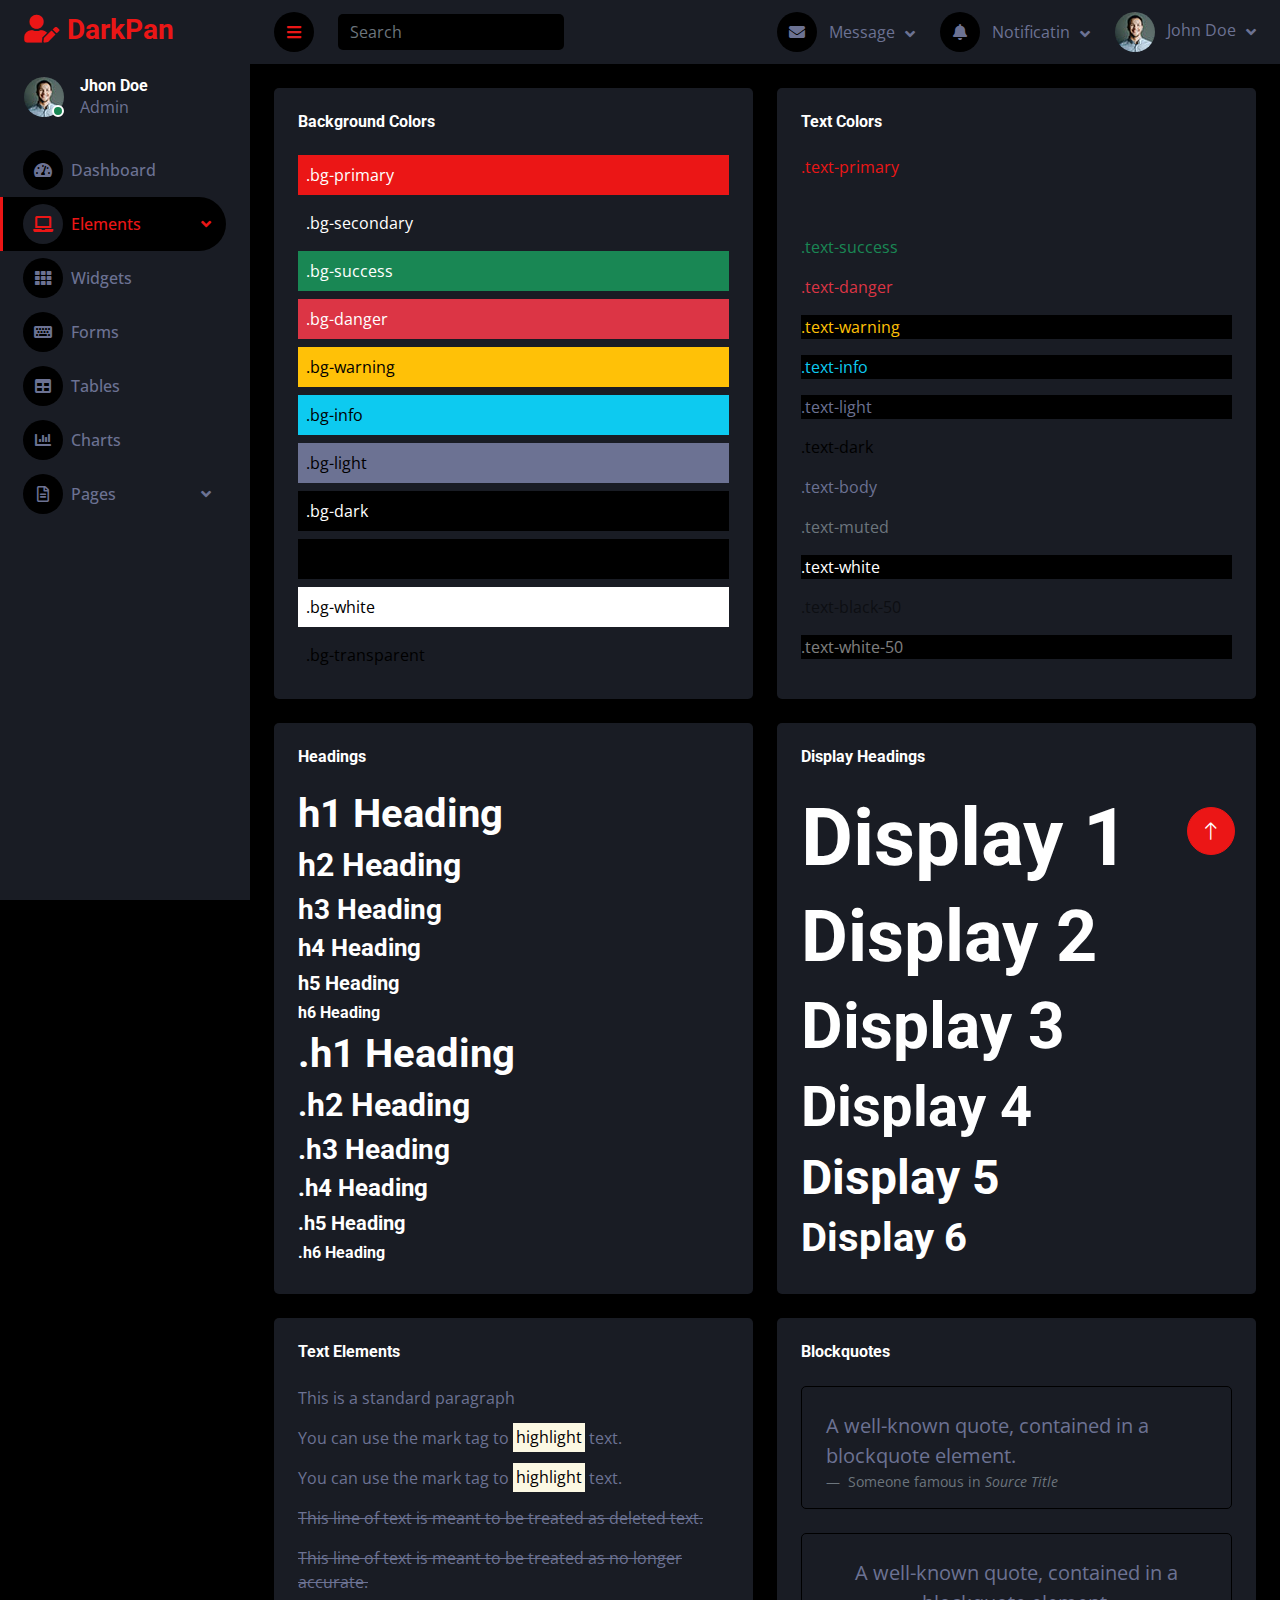
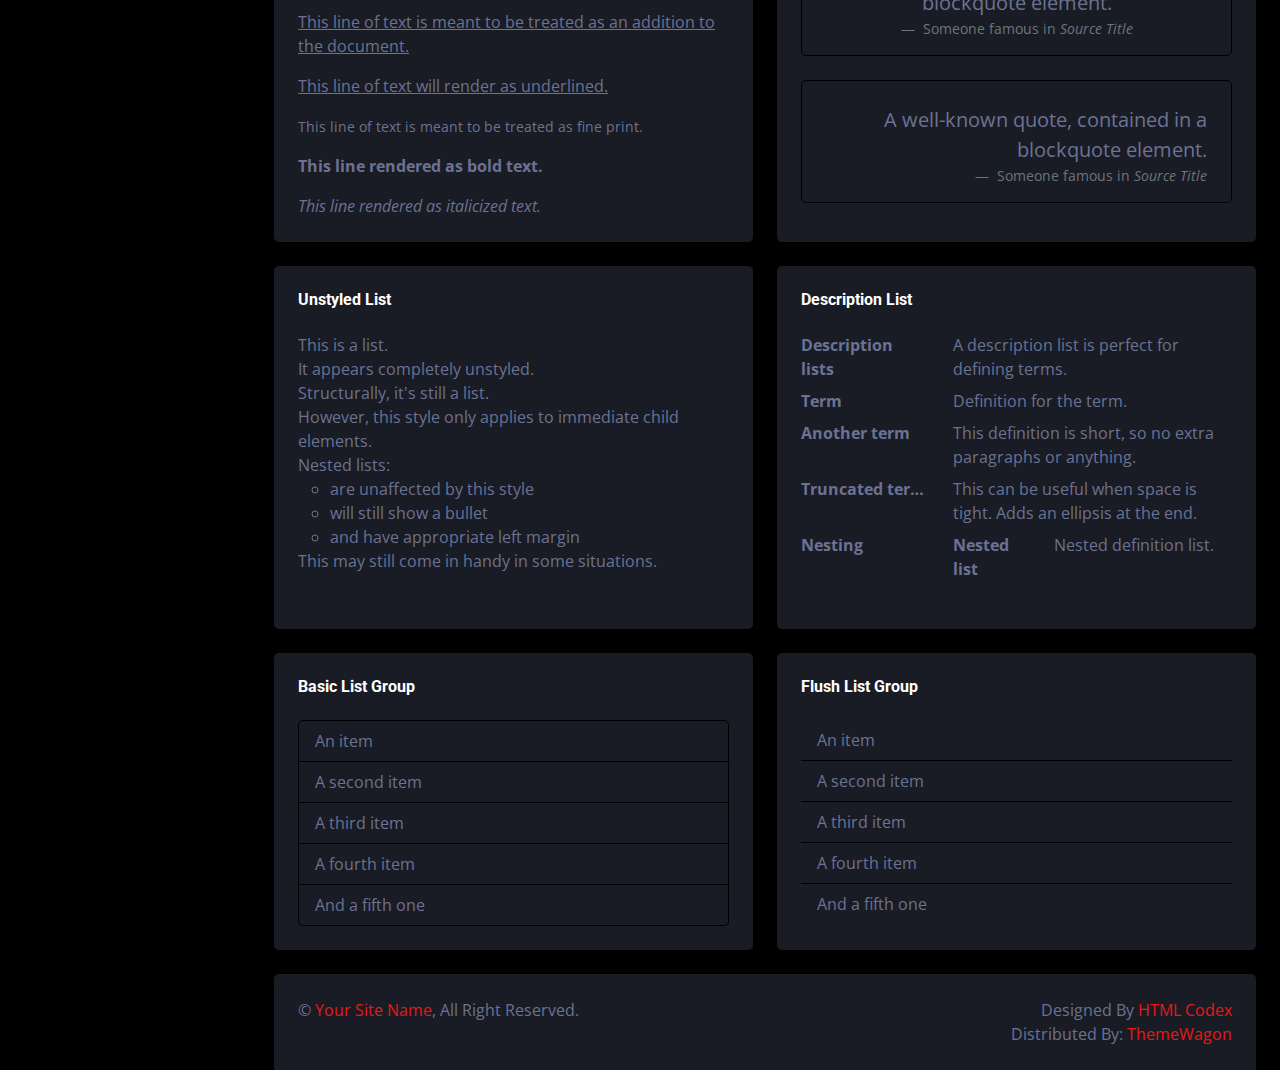
<file: typography.html>
<!DOCTYPE html>
<html lang="en">

<head>
    <meta charset="utf-8">
    <title>DarkPan - Bootstrap 5 Admin Template</title>
    <meta content="width=device-width, initial-scale=1.0" name="viewport">
    <meta content="" name="keywords">
    <meta content="" name="description">

    <!-- Favicon -->
    <link href="img/favicon.ico" rel="icon">

    <!-- Google Web Fonts -->
    <link rel="preconnect" href="https://fonts.googleapis.com">
    <link rel="preconnect" href="https://fonts.gstatic.com" crossorigin>
    <link href="https://fonts.googleapis.com/css2?family=Open+Sans:wght@400;600&family=Roboto:wght@500;700&display=swap" rel="stylesheet"> 
    
    <!-- Icon Font Stylesheet -->
    <link href="https://cdnjs.cloudflare.com/ajax/libs/font-awesome/5.10.0/css/all.min.css" rel="stylesheet">
    <link href="https://cdn.jsdelivr.net/npm/bootstrap-icons@1.4.1/font/bootstrap-icons.css" rel="stylesheet">

    <!-- Libraries Stylesheet -->
    <link href="lib/owlcarousel/assets/owl.carousel.min.css" rel="stylesheet">
    <link href="lib/tempusdominus/css/tempusdominus-bootstrap-4.min.css" rel="stylesheet" />

    <!-- Customized Bootstrap Stylesheet -->
    <link href="css/bootstrap.min.css" rel="stylesheet">

    <!-- Template Stylesheet -->
    <link href="css/style.css" rel="stylesheet">
</head>

<body>
    <div class="container-fluid position-relative d-flex p-0">
        <!-- Spinner Start -->
        <div id="spinner" class="show bg-dark position-fixed translate-middle w-100 vh-100 top-50 start-50 d-flex align-items-center justify-content-center">
            <div class="spinner-border text-primary" style="width: 3rem; height: 3rem;" role="status">
                <span class="sr-only">Loading...</span>
            </div>
        </div>
        <!-- Spinner End -->


        <!-- Sidebar Start -->
        <div class="sidebar pe-4 pb-3">
            <nav class="navbar bg-secondary navbar-dark">
                <a href="index.html" class="navbar-brand mx-4 mb-3">
                    <h3 class="text-primary"><i class="fa fa-user-edit me-2"></i>DarkPan</h3>
                </a>
                <div class="d-flex align-items-center ms-4 mb-4">
                    <div class="position-relative">
                        <img class="rounded-circle" src="img/user.jpg" alt="" style="width: 40px; height: 40px;">
                        <div class="bg-success rounded-circle border border-2 border-white position-absolute end-0 bottom-0 p-1"></div>
                    </div>
                    <div class="ms-3">
                        <h6 class="mb-0">Jhon Doe</h6>
                        <span>Admin</span>
                    </div>
                </div>
                <div class="navbar-nav w-100">
                    <a href="index.html" class="nav-item nav-link"><i class="fa fa-tachometer-alt me-2"></i>Dashboard</a>
                    <div class="nav-item dropdown">
                        <a href="#" class="nav-link dropdown-toggle active" data-bs-toggle="dropdown"><i class="fa fa-laptop me-2"></i>Elements</a>
                        <div class="dropdown-menu bg-transparent border-0">
                            <a href="button.html" class="dropdown-item">Buttons</a>
                            <a href="typography.html" class="dropdown-item active">Typography</a>
                            <a href="element.html" class="dropdown-item">Other Elements</a>
                        </div>
                    </div>
                    <a href="widget.html" class="nav-item nav-link"><i class="fa fa-th me-2"></i>Widgets</a>
                    <a href="form.html" class="nav-item nav-link"><i class="fa fa-keyboard me-2"></i>Forms</a>
                    <a href="table.html" class="nav-item nav-link"><i class="fa fa-table me-2"></i>Tables</a>
                    <a href="chart.html" class="nav-item nav-link"><i class="fa fa-chart-bar me-2"></i>Charts</a>
                    <div class="nav-item dropdown">
                        <a href="#" class="nav-link dropdown-toggle" data-bs-toggle="dropdown"><i class="far fa-file-alt me-2"></i>Pages</a>
                        <div class="dropdown-menu bg-transparent border-0">
                            <a href="signin.html" class="dropdown-item">Sign In</a>
                            <a href="signup.html" class="dropdown-item">Sign Up</a>
                            <a href="404.html" class="dropdown-item">404 Error</a>
                            <a href="blank.html" class="dropdown-item">Blank Page</a>
                        </div>
                    </div>
                </div>
            </nav>
        </div>
        <!-- Sidebar End -->


        <!-- Content Start -->
        <div class="content">
            <!-- Navbar Start -->
            <nav class="navbar navbar-expand bg-secondary navbar-dark sticky-top px-4 py-0">
                <a href="index.html" class="navbar-brand d-flex d-lg-none me-4">
                    <h2 class="text-primary mb-0"><i class="fa fa-user-edit"></i></h2>
                </a>
                <a href="#" class="sidebar-toggler flex-shrink-0">
                    <i class="fa fa-bars"></i>
                </a>
                <form class="d-none d-md-flex ms-4">
                    <input class="form-control bg-dark border-0" type="search" placeholder="Search">
                </form>
                <div class="navbar-nav align-items-center ms-auto">
                    <div class="nav-item dropdown">
                        <a href="#" class="nav-link dropdown-toggle" data-bs-toggle="dropdown">
                            <i class="fa fa-envelope me-lg-2"></i>
                            <span class="d-none d-lg-inline-flex">Message</span>
                        </a>
                        <div class="dropdown-menu dropdown-menu-end bg-secondary border-0 rounded-0 rounded-bottom m-0">
                            <a href="#" class="dropdown-item">
                                <div class="d-flex align-items-center">
                                    <img class="rounded-circle" src="img/user.jpg" alt="" style="width: 40px; height: 40px;">
                                    <div class="ms-2">
                                        <h6 class="fw-normal mb-0">Jhon send you a message</h6>
                                        <small>15 minutes ago</small>
                                    </div>
                                </div>
                            </a>
                            <hr class="dropdown-divider">
                            <a href="#" class="dropdown-item">
                                <div class="d-flex align-items-center">
                                    <img class="rounded-circle" src="img/user.jpg" alt="" style="width: 40px; height: 40px;">
                                    <div class="ms-2">
                                        <h6 class="fw-normal mb-0">Jhon send you a message</h6>
                                        <small>15 minutes ago</small>
                                    </div>
                                </div>
                            </a>
                            <hr class="dropdown-divider">
                            <a href="#" class="dropdown-item">
                                <div class="d-flex align-items-center">
                                    <img class="rounded-circle" src="img/user.jpg" alt="" style="width: 40px; height: 40px;">
                                    <div class="ms-2">
                                        <h6 class="fw-normal mb-0">Jhon send you a message</h6>
                                        <small>15 minutes ago</small>
                                    </div>
                                </div>
                            </a>
                            <hr class="dropdown-divider">
                            <a href="#" class="dropdown-item text-center">See all message</a>
                        </div>
                    </div>
                    <div class="nav-item dropdown">
                        <a href="#" class="nav-link dropdown-toggle" data-bs-toggle="dropdown">
                            <i class="fa fa-bell me-lg-2"></i>
                            <span class="d-none d-lg-inline-flex">Notificatin</span>
                        </a>
                        <div class="dropdown-menu dropdown-menu-end bg-secondary border-0 rounded-0 rounded-bottom m-0">
                            <a href="#" class="dropdown-item">
                                <h6 class="fw-normal mb-0">Profile updated</h6>
                                <small>15 minutes ago</small>
                            </a>
                            <hr class="dropdown-divider">
                            <a href="#" class="dropdown-item">
                                <h6 class="fw-normal mb-0">New user added</h6>
                                <small>15 minutes ago</small>
                            </a>
                            <hr class="dropdown-divider">
                            <a href="#" class="dropdown-item">
                                <h6 class="fw-normal mb-0">Password changed</h6>
                                <small>15 minutes ago</small>
                            </a>
                            <hr class="dropdown-divider">
                            <a href="#" class="dropdown-item text-center">See all notifications</a>
                        </div>
                    </div>
                    <div class="nav-item dropdown">
                        <a href="#" class="nav-link dropdown-toggle" data-bs-toggle="dropdown">
                            <img class="rounded-circle me-lg-2" src="img/user.jpg" alt="" style="width: 40px; height: 40px;">
                            <span class="d-none d-lg-inline-flex">John Doe</span>
                        </a>
                        <div class="dropdown-menu dropdown-menu-end bg-secondary border-0 rounded-0 rounded-bottom m-0">
                            <a href="#" class="dropdown-item">My Profile</a>
                            <a href="#" class="dropdown-item">Settings</a>
                            <a href="#" class="dropdown-item">Log Out</a>
                        </div>
                    </div>
                </div>
            </nav>
            <!-- Navbar End -->


            <!-- Typography Start -->
            <div class="container-fluid pt-4 px-4">
                <div class="row g-4">
                    <div class="col-sm-12 col-xl-6">
                        <div class="bg-secondary rounded h-100 p-4">
                            <h6 class="mb-4">Background Colors</h6>
                            <div class="p-2 mb-2 bg-primary text-white">.bg-primary</div>
                            <div class="p-2 mb-2 bg-secondary text-white">.bg-secondary</div>
                            <div class="p-2 mb-2 bg-success text-white">.bg-success</div>
                            <div class="p-2 mb-2 bg-danger text-white">.bg-danger</div>
                            <div class="p-2 mb-2 bg-warning text-dark">.bg-warning</div>
                            <div class="p-2 mb-2 bg-info text-dark">.bg-info</div>
                            <div class="p-2 mb-2 bg-light text-dark">.bg-light</div>
                            <div class="p-2 mb-2 bg-dark text-white">.bg-dark</div>
                            <div class="p-2 mb-2 bg-body text-dark">.bg-body</div>
                            <div class="p-2 mb-2 bg-white text-dark">.bg-white</div>
                            <div class="p-2 mb-0 bg-transparent text-dark">.bg-transparent</div>
                        </div>
                    </div>
                    <div class="col-sm-12 col-xl-6">
                        <div class="bg-secondary rounded h-100 p-4">
                            <h6 class="mb-4">Text Colors</h6>
                            <p class="text-primary">.text-primary</p>
                            <p class="text-secondary">.text-secondary</p>
                            <p class="text-success">.text-success</p>
                            <p class="text-danger">.text-danger</p>
                            <p class="text-warning bg-dark">.text-warning</p>
                            <p class="text-info bg-dark">.text-info</p>
                            <p class="text-light bg-dark">.text-light</p>
                            <p class="text-dark">.text-dark</p>
                            <p class="text-body">.text-body</p>
                            <p class="text-muted">.text-muted</p>
                            <p class="text-white bg-dark">.text-white</p>
                            <p class="text-black-50">.text-black-50</p>
                            <p class="text-white-50 bg-dark mb-0">.text-white-50</p>
                        </div>
                    </div>
                    <div class="col-sm-12 col-xl-6">
                        <div class="bg-secondary rounded h-100 p-4">
                            <h6 class="mb-4">Headings</h6>
                            <h1>h1 Heading</h1>
                            <h2>h2 Heading</h2>
                            <h3>h3 Heading</h3>
                            <h4>h4 Heading</h4>
                            <h5>h5 Heading</h5>
                            <h6>h6 Heading</h6>
                            <p class="h1">.h1 Heading</p>
                            <p class="h2">.h2 Heading</p>
                            <p class="h3">.h3 Heading</p>
                            <p class="h4">.h4 Heading</p>
                            <p class="h5">.h5 Heading</p>
                            <p class="h6">.h6 Heading</p>
                        </div>
                    </div>
                    <div class="col-sm-12 col-xl-6">
                        <div class="bg-secondary rounded h-100 p-4">
                            <h6 class="mb-4">Display Headings</h6>
                            <h1 class="display-1">Display 1</h1>
                            <h1 class="display-2">Display 2</h1>
                            <h1 class="display-3">Display 3</h1>
                            <h1 class="display-4">Display 4</h1>
                            <h1 class="display-5">Display 5</h1>
                            <h1 class="display-6 mb-0">Display 6</h1>
                        </div>
                    </div>
                    <div class="col-sm-12 col-xl-6">
                        <div class="bg-secondary rounded h-100 p-4">
                            <h6 class="mb-4">Text Elements</h6>
                            <p>This is a standard paragraph</p>
                            <p>You can use the mark tag to <mark>highlight</mark> text.</p>
                            <p>You can use the mark tag to <mark>highlight</mark> text.</p>
                            <p><del>This line of text is meant to be treated as deleted text.</del></p>
                            <p><s>This line of text is meant to be treated as no longer accurate.</s></p>
                            <p><ins>This line of text is meant to be treated as an addition to the document.</ins></p>
                            <p><u>This line of text will render as underlined.</u></p>
                            <p><small>This line of text is meant to be treated as fine print.</small></p>
                            <p><strong>This line rendered as bold text.</strong></p>
                            <p class="mb-0"><em>This line rendered as italicized text.</em></p>
                        </div>
                    </div>
                    <div class="col-sm-12 col-xl-6">
                        <div class="bg-secondary rounded h-100 p-4">
                            <h6 class="mb-4">Blockquotes</h6>
                            <div class="border rounded p-4 pb-0 mb-4">
                                <figure>
                                    <blockquote class="blockquote">
                                        <p>A well-known quote, contained in a blockquote element.</p>
                                    </blockquote>
                                    <figcaption class="blockquote-footer">
                                        Someone famous in <cite title="Source Title">Source Title</cite>
                                    </figcaption>
                                </figure>
                            </div>
                            <div class="border rounded p-4 pb-0 mb-4">
                                <figure class="text-center">
                                    <blockquote class="blockquote">
                                        <p>A well-known quote, contained in a blockquote element.</p>
                                    </blockquote>
                                    <figcaption class="blockquote-footer">
                                        Someone famous in <cite title="Source Title">Source Title</cite>
                                    </figcaption>
                                </figure>
                            </div>
                            <div class="border rounded p-4 pb-0 mb-0">
                                <figure class="text-end">
                                    <blockquote class="blockquote">
                                        <p>A well-known quote, contained in a blockquote element.</p>
                                    </blockquote>
                                    <figcaption class="blockquote-footer">
                                        Someone famous in <cite title="Source Title">Source Title</cite>
                                    </figcaption>
                                </figure>
                            </div>
                        </div>
                    </div>
                    <div class="col-sm-12 col-xl-6">
                        <div class="bg-secondary rounded h-100 p-4">
                            <h6 class="mb-4">Unstyled List</h6>
                            <ul class="list-unstyled mb-0">
                                <li>This is a list.</li>
                                <li>It appears completely unstyled.</li>
                                <li>Structurally, it's still a list.</li>
                                <li>However, this style only applies to immediate child elements.</li>
                                <li>Nested lists:
                                    <ul>
                                        <li>are unaffected by this style</li>
                                        <li>will still show a bullet</li>
                                        <li>and have appropriate left margin</li>
                                    </ul>
                                </li>
                                <li>This may still come in handy in some situations.</li>
                            </ul>
                        </div>
                    </div>
                    <div class="col-sm-12 col-xl-6">
                        <div class="bg-secondary rounded h-100 p-4">
                            <h6 class="mb-4">Description List</h6>
                            <dl class="row mb-0">
                                <dt class="col-sm-4">Description lists</dt>
                                <dd class="col-sm-8">A description list is perfect for defining terms.</dd>

                                <dt class="col-sm-4">Term</dt>
                                <dd class="col-sm-8">Definition for the term.</dd>

                                <dt class="col-sm-4">Another term</dt>
                                <dd class="col-sm-8">This definition is short, so no extra paragraphs or anything.</dd>

                                <dt class="col-sm-4 text-truncate">Truncated term is truncated</dt>
                                <dd class="col-sm-8">This can be useful when space is tight. Adds an ellipsis at the
                                    end.</dd>

                                <dt class="col-sm-4">Nesting</dt>
                                <dd class="col-sm-8">
                                    <dl class="row">
                                        <dt class="col-sm-4">Nested list</dt>
                                        <dd class="col-sm-8">Nested definition list.</dd>
                                    </dl>
                                </dd>
                            </dl>
                        </div>
                    </div>
                    <div class="col-sm-12 col-xl-6">
                        <div class="bg-secondary rounded h-100 p-4">
                            <h6 class="mb-4">Basic List Group</h6>
                            <ul class="list-group">
                                <li class="list-group-item bg-transparent">An item</li>
                                <li class="list-group-item bg-transparent">A second item</li>
                                <li class="list-group-item bg-transparent">A third item</li>
                                <li class="list-group-item bg-transparent">A fourth item</li>
                                <li class="list-group-item bg-transparent">And a fifth one</li>
                            </ul>
                        </div>
                    </div>
                    <div class="col-sm-12 col-xl-6">
                        <div class="bg-secondary rounded h-100 p-4">
                            <h6 class="mb-4">Flush List Group</h6>
                            <ul class="list-group list-group-flush">
                                <li class="list-group-item bg-transparent">An item</li>
                                <li class="list-group-item bg-transparent">A second item</li>
                                <li class="list-group-item bg-transparent">A third item</li>
                                <li class="list-group-item bg-transparent">A fourth item</li>
                                <li class="list-group-item bg-transparent">And a fifth one</li>
                            </ul>
                        </div>
                    </div>
                </div>
            </div>
            <!-- Typography End -->


            <!-- Footer Start -->
            <div class="container-fluid pt-4 px-4">
                <div class="bg-secondary rounded-top p-4">
                    <div class="row">
                        <div class="col-12 col-sm-6 text-center text-sm-start">
                            &copy; <a href="#">Your Site Name</a>, All Right Reserved. 
                        </div>
                        <div class="col-12 col-sm-6 text-center text-sm-end">
                            <!--/*** This template is free as long as you keep the footer author’s credit link/attribution link/backlink. If you'd like to use the template without the footer author’s credit link/attribution link/backlink, you can purchase the Credit Removal License from "https://htmlcodex.com/credit-removal". Thank you for your support. ***/-->
                            Designed By <a href="https://htmlcodex.com">HTML Codex</a>
                            <br>Distributed By: <a href="https://themewagon.com" target="_blank">ThemeWagon</a>
                        </div>
                    </div>
                </div>
            </div>
            <!-- Footer End -->
        </div>
        <!-- Content End -->


        <!-- Back to Top -->
        <a href="#" class="btn btn-lg btn-primary btn-lg-square back-to-top"><i class="bi bi-arrow-up"></i></a>
    </div>

    <!-- JavaScript Libraries -->
    <script src="https://code.jquery.com/jquery-3.4.1.min.js"></script>
    <script src="https://cdn.jsdelivr.net/npm/bootstrap@5.0.0/dist/js/bootstrap.bundle.min.js"></script>
    <script src="lib/chart/chart.min.js"></script>
    <script src="lib/easing/easing.min.js"></script>
    <script src="lib/waypoints/waypoints.min.js"></script>
    <script src="lib/owlcarousel/owl.carousel.min.js"></script>
    <script src="lib/tempusdominus/js/moment.min.js"></script>
    <script src="lib/tempusdominus/js/moment-timezone.min.js"></script>
    <script src="lib/tempusdominus/js/tempusdominus-bootstrap-4.min.js"></script>

    <!-- Template Javascript -->
    <script src="js/main.js"></script>
</body>

</html>
</file>
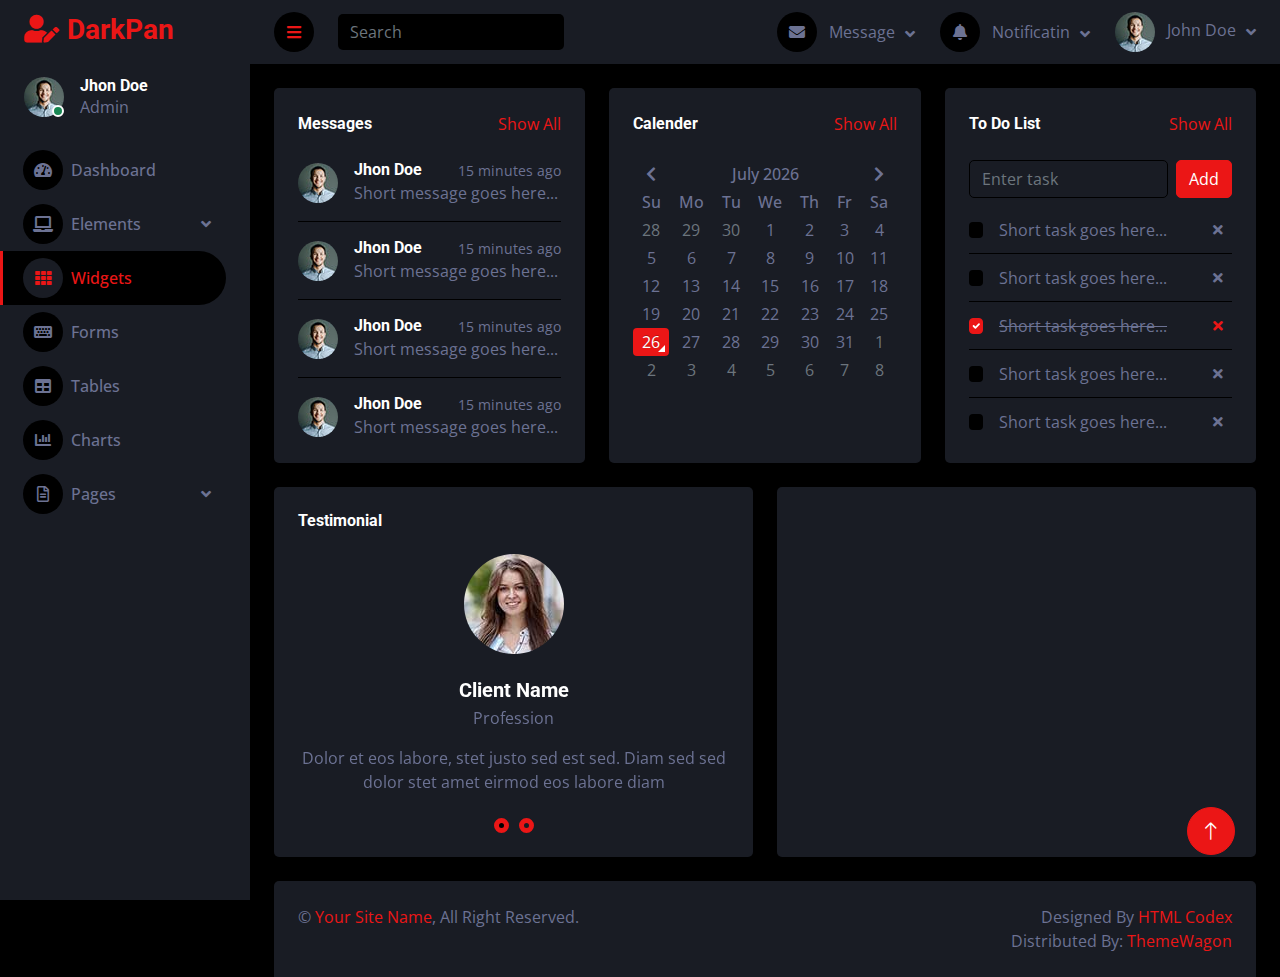
<file: widget.html>
<!DOCTYPE html>
<html lang="en">

<head>
    <meta charset="utf-8">
    <title>DarkPan - Bootstrap 5 Admin Template</title>
    <meta content="width=device-width, initial-scale=1.0" name="viewport">
    <meta content="" name="keywords">
    <meta content="" name="description">

    <!-- Favicon -->
    <link href="img/favicon.ico" rel="icon">

    <!-- Google Web Fonts -->
    <link rel="preconnect" href="https://fonts.googleapis.com">
    <link rel="preconnect" href="https://fonts.gstatic.com" crossorigin>
    <link href="https://fonts.googleapis.com/css2?family=Open+Sans:wght@400;600&family=Roboto:wght@500;700&display=swap" rel="stylesheet"> 
    
    <!-- Icon Font Stylesheet -->
    <link href="https://cdnjs.cloudflare.com/ajax/libs/font-awesome/5.10.0/css/all.min.css" rel="stylesheet">
    <link href="https://cdn.jsdelivr.net/npm/bootstrap-icons@1.4.1/font/bootstrap-icons.css" rel="stylesheet">

    <!-- Libraries Stylesheet -->
    <link href="lib/owlcarousel/assets/owl.carousel.min.css" rel="stylesheet">
    <link href="lib/tempusdominus/css/tempusdominus-bootstrap-4.min.css" rel="stylesheet" />

    <!-- Customized Bootstrap Stylesheet -->
    <link href="css/bootstrap.min.css" rel="stylesheet">

    <!-- Template Stylesheet -->
    <link href="css/style.css" rel="stylesheet">
</head>

<body>
    <div class="container-fluid position-relative d-flex p-0">
        <!-- Spinner Start -->
        <div id="spinner" class="show bg-dark position-fixed translate-middle w-100 vh-100 top-50 start-50 d-flex align-items-center justify-content-center">
            <div class="spinner-border text-primary" style="width: 3rem; height: 3rem;" role="status">
                <span class="sr-only">Loading...</span>
            </div>
        </div>
        <!-- Spinner End -->


        <!-- Sidebar Start -->
        <div class="sidebar pe-4 pb-3">
            <nav class="navbar bg-secondary navbar-dark">
                <a href="index.html" class="navbar-brand mx-4 mb-3">
                    <h3 class="text-primary"><i class="fa fa-user-edit me-2"></i>DarkPan</h3>
                </a>
                <div class="d-flex align-items-center ms-4 mb-4">
                    <div class="position-relative">
                        <img class="rounded-circle" src="img/user.jpg" alt="" style="width: 40px; height: 40px;">
                        <div class="bg-success rounded-circle border border-2 border-white position-absolute end-0 bottom-0 p-1"></div>
                    </div>
                    <div class="ms-3">
                        <h6 class="mb-0">Jhon Doe</h6>
                        <span>Admin</span>
                    </div>
                </div>
                <div class="navbar-nav w-100">
                    <a href="index.html" class="nav-item nav-link"><i class="fa fa-tachometer-alt me-2"></i>Dashboard</a>
                    <div class="nav-item dropdown">
                        <a href="#" class="nav-link dropdown-toggle" data-bs-toggle="dropdown"><i class="fa fa-laptop me-2"></i>Elements</a>
                        <div class="dropdown-menu bg-transparent border-0">
                            <a href="button.html" class="dropdown-item">Buttons</a>
                            <a href="typography.html" class="dropdown-item">Typography</a>
                            <a href="element.html" class="dropdown-item">Other Elements</a>
                        </div>
                    </div>
                    <a href="widget.html" class="nav-item nav-link active"><i class="fa fa-th me-2"></i>Widgets</a>
                    <a href="form.html" class="nav-item nav-link"><i class="fa fa-keyboard me-2"></i>Forms</a>
                    <a href="table.html" class="nav-item nav-link"><i class="fa fa-table me-2"></i>Tables</a>
                    <a href="chart.html" class="nav-item nav-link"><i class="fa fa-chart-bar me-2"></i>Charts</a>
                    <div class="nav-item dropdown">
                        <a href="#" class="nav-link dropdown-toggle" data-bs-toggle="dropdown"><i class="far fa-file-alt me-2"></i>Pages</a>
                        <div class="dropdown-menu bg-transparent border-0">
                            <a href="signin.html" class="dropdown-item">Sign In</a>
                            <a href="signup.html" class="dropdown-item">Sign Up</a>
                            <a href="404.html" class="dropdown-item">404 Error</a>
                            <a href="blank.html" class="dropdown-item">Blank Page</a>
                        </div>
                    </div>
                </div>
            </nav>
        </div>
        <!-- Sidebar End -->


        <!-- Content Start -->
        <div class="content">
            <!-- Navbar Start -->
            <nav class="navbar navbar-expand bg-secondary navbar-dark sticky-top px-4 py-0">
                <a href="index.html" class="navbar-brand d-flex d-lg-none me-4">
                    <h2 class="text-primary mb-0"><i class="fa fa-user-edit"></i></h2>
                </a>
                <a href="#" class="sidebar-toggler flex-shrink-0">
                    <i class="fa fa-bars"></i>
                </a>
                <form class="d-none d-md-flex ms-4">
                    <input class="form-control bg-dark border-0" type="search" placeholder="Search">
                </form>
                <div class="navbar-nav align-items-center ms-auto">
                    <div class="nav-item dropdown">
                        <a href="#" class="nav-link dropdown-toggle" data-bs-toggle="dropdown">
                            <i class="fa fa-envelope me-lg-2"></i>
                            <span class="d-none d-lg-inline-flex">Message</span>
                        </a>
                        <div class="dropdown-menu dropdown-menu-end bg-secondary border-0 rounded-0 rounded-bottom m-0">
                            <a href="#" class="dropdown-item">
                                <div class="d-flex align-items-center">
                                    <img class="rounded-circle" src="img/user.jpg" alt="" style="width: 40px; height: 40px;">
                                    <div class="ms-2">
                                        <h6 class="fw-normal mb-0">Jhon send you a message</h6>
                                        <small>15 minutes ago</small>
                                    </div>
                                </div>
                            </a>
                            <hr class="dropdown-divider">
                            <a href="#" class="dropdown-item">
                                <div class="d-flex align-items-center">
                                    <img class="rounded-circle" src="img/user.jpg" alt="" style="width: 40px; height: 40px;">
                                    <div class="ms-2">
                                        <h6 class="fw-normal mb-0">Jhon send you a message</h6>
                                        <small>15 minutes ago</small>
                                    </div>
                                </div>
                            </a>
                            <hr class="dropdown-divider">
                            <a href="#" class="dropdown-item">
                                <div class="d-flex align-items-center">
                                    <img class="rounded-circle" src="img/user.jpg" alt="" style="width: 40px; height: 40px;">
                                    <div class="ms-2">
                                        <h6 class="fw-normal mb-0">Jhon send you a message</h6>
                                        <small>15 minutes ago</small>
                                    </div>
                                </div>
                            </a>
                            <hr class="dropdown-divider">
                            <a href="#" class="dropdown-item text-center">See all message</a>
                        </div>
                    </div>
                    <div class="nav-item dropdown">
                        <a href="#" class="nav-link dropdown-toggle" data-bs-toggle="dropdown">
                            <i class="fa fa-bell me-lg-2"></i>
                            <span class="d-none d-lg-inline-flex">Notificatin</span>
                        </a>
                        <div class="dropdown-menu dropdown-menu-end bg-secondary border-0 rounded-0 rounded-bottom m-0">
                            <a href="#" class="dropdown-item">
                                <h6 class="fw-normal mb-0">Profile updated</h6>
                                <small>15 minutes ago</small>
                            </a>
                            <hr class="dropdown-divider">
                            <a href="#" class="dropdown-item">
                                <h6 class="fw-normal mb-0">New user added</h6>
                                <small>15 minutes ago</small>
                            </a>
                            <hr class="dropdown-divider">
                            <a href="#" class="dropdown-item">
                                <h6 class="fw-normal mb-0">Password changed</h6>
                                <small>15 minutes ago</small>
                            </a>
                            <hr class="dropdown-divider">
                            <a href="#" class="dropdown-item text-center">See all notifications</a>
                        </div>
                    </div>
                    <div class="nav-item dropdown">
                        <a href="#" class="nav-link dropdown-toggle" data-bs-toggle="dropdown">
                            <img class="rounded-circle me-lg-2" src="img/user.jpg" alt="" style="width: 40px; height: 40px;">
                            <span class="d-none d-lg-inline-flex">John Doe</span>
                        </a>
                        <div class="dropdown-menu dropdown-menu-end bg-secondary border-0 rounded-0 rounded-bottom m-0">
                            <a href="#" class="dropdown-item">My Profile</a>
                            <a href="#" class="dropdown-item">Settings</a>
                            <a href="#" class="dropdown-item">Log Out</a>
                        </div>
                    </div>
                </div>
            </nav>
            <!-- Navbar End -->


            <!-- Widget Start -->
            <div class="container-fluid pt-4 px-4">
                <div class="row g-4">
                    <div class="col-sm-12 col-md-6 col-xl-4">
                        <div class="h-100 bg-secondary rounded p-4">
                            <div class="d-flex align-items-center justify-content-between mb-2">
                                <h6 class="mb-0">Messages</h6>
                                <a href="">Show All</a>
                            </div>
                            <div class="d-flex align-items-center border-bottom py-3">
                                <img class="rounded-circle flex-shrink-0" src="img/user.jpg" alt="" style="width: 40px; height: 40px;">
                                <div class="w-100 ms-3">
                                    <div class="d-flex w-100 justify-content-between">
                                        <h6 class="mb-0">Jhon Doe</h6>
                                        <small>15 minutes ago</small>
                                    </div>
                                    <span>Short message goes here...</span>
                                </div>
                            </div>
                            <div class="d-flex align-items-center border-bottom py-3">
                                <img class="rounded-circle flex-shrink-0" src="img/user.jpg" alt="" style="width: 40px; height: 40px;">
                                <div class="w-100 ms-3">
                                    <div class="d-flex w-100 justify-content-between">
                                        <h6 class="mb-0">Jhon Doe</h6>
                                        <small>15 minutes ago</small>
                                    </div>
                                    <span>Short message goes here...</span>
                                </div>
                            </div>
                            <div class="d-flex align-items-center border-bottom py-3">
                                <img class="rounded-circle flex-shrink-0" src="img/user.jpg" alt="" style="width: 40px; height: 40px;">
                                <div class="w-100 ms-3">
                                    <div class="d-flex w-100 justify-content-between">
                                        <h6 class="mb-0">Jhon Doe</h6>
                                        <small>15 minutes ago</small>
                                    </div>
                                    <span>Short message goes here...</span>
                                </div>
                            </div>
                            <div class="d-flex align-items-center pt-3">
                                <img class="rounded-circle flex-shrink-0" src="img/user.jpg" alt="" style="width: 40px; height: 40px;">
                                <div class="w-100 ms-3">
                                    <div class="d-flex w-100 justify-content-between">
                                        <h6 class="mb-0">Jhon Doe</h6>
                                        <small>15 minutes ago</small>
                                    </div>
                                    <span>Short message goes here...</span>
                                </div>
                            </div>
                        </div>
                    </div>
                    <div class="col-sm-12 col-md-6 col-xl-4">
                        <div class="h-100 bg-secondary rounded p-4">
                            <div class="d-flex align-items-center justify-content-between mb-4">
                                <h6 class="mb-0">Calender</h6>
                                <a href="">Show All</a>
                            </div>
                            <div id="calender"></div>
                        </div>
                    </div>
                    <div class="col-sm-12 col-md-6 col-xl-4">
                        <div class="h-100 bg-secondary rounded p-4">
                            <div class="d-flex align-items-center justify-content-between mb-4">
                                <h6 class="mb-0">To Do List</h6>
                                <a href="">Show All</a>
                            </div>
                            <div class="d-flex mb-2">
                                <input class="form-control bg-transparent" type="text" placeholder="Enter task">
                                <button type="button" class="btn btn-primary ms-2">Add</button>
                            </div>
                            <div class="d-flex align-items-center border-bottom py-2">
                                <input class="form-check-input m-0" type="checkbox">
                                <div class="w-100 ms-3">
                                    <div class="d-flex w-100 align-items-center justify-content-between">
                                        <span>Short task goes here...</span>
                                        <button class="btn btn-sm"><i class="fa fa-times"></i></button>
                                    </div>
                                </div>
                            </div>
                            <div class="d-flex align-items-center border-bottom py-2">
                                <input class="form-check-input m-0" type="checkbox">
                                <div class="w-100 ms-3">
                                    <div class="d-flex w-100 align-items-center justify-content-between">
                                        <span>Short task goes here...</span>
                                        <button class="btn btn-sm"><i class="fa fa-times"></i></button>
                                    </div>
                                </div>
                            </div>
                            <div class="d-flex align-items-center border-bottom py-2">
                                <input class="form-check-input m-0" type="checkbox" checked>
                                <div class="w-100 ms-3">
                                    <div class="d-flex w-100 align-items-center justify-content-between">
                                        <span><del>Short task goes here...</del></span>
                                        <button class="btn btn-sm text-primary"><i class="fa fa-times"></i></button>
                                    </div>
                                </div>
                            </div>
                            <div class="d-flex align-items-center border-bottom py-2">
                                <input class="form-check-input m-0" type="checkbox">
                                <div class="w-100 ms-3">
                                    <div class="d-flex w-100 align-items-center justify-content-between">
                                        <span>Short task goes here...</span>
                                        <button class="btn btn-sm"><i class="fa fa-times"></i></button>
                                    </div>
                                </div>
                            </div>
                            <div class="d-flex align-items-center pt-2">
                                <input class="form-check-input m-0" type="checkbox">
                                <div class="w-100 ms-3">
                                    <div class="d-flex w-100 align-items-center justify-content-between">
                                        <span>Short task goes here...</span>
                                        <button class="btn btn-sm"><i class="fa fa-times"></i></button>
                                    </div>
                                </div>
                            </div>
                        </div>
                    </div>
                    <div class="col-sm-12 col-xl-6">
                        <div class="bg-secondary rounded h-100 p-4">
                            <h6 class="mb-4">Testimonial</h6>
                            <div class="owl-carousel testimonial-carousel">
                                <div class="testimonial-item text-center">
                                    <img class="img-fluid rounded-circle mx-auto mb-4" src="img/testimonial-1.jpg" style="width: 100px; height: 100px;">
                                    <h5 class="mb-1">Client Name</h5>
                                    <p>Profession</p>
                                    <p class="mb-0">Dolor et eos labore, stet justo sed est sed. Diam sed sed dolor stet amet eirmod eos labore diam</p>
                                </div>
                                <div class="testimonial-item text-center">
                                    <img class="img-fluid rounded-circle mx-auto mb-4" src="img/testimonial-2.jpg" style="width: 100px; height: 100px;">
                                    <h5 class="mb-1">Client Name</h5>
                                    <p>Profession</p>
                                    <p class="mb-0">Dolor et eos labore, stet justo sed est sed. Diam sed sed dolor stet amet eirmod eos labore diam</p>
                                </div>
                            </div>
                        </div>
                    </div>
                    <div class="col-sm-12 col-xl-6">
                        <div class="bg-secondary rounded h-100 p-4">
                            <iframe class="position-relative rounded w-100 h-100"
                            src="https://www.google.com/maps/embed?pb=!1m18!1m12!1m3!1d3001156.4288297426!2d-78.01371936852176!3d42.72876761954724!2m3!1f0!2f0!3f0!3m2!1i1024!2i768!4f13.1!3m3!1m2!1s0x4ccc4bf0f123a5a9%3A0xddcfc6c1de189567!2sNew%20York%2C%20USA!5e0!3m2!1sen!2sbd!4v1603794290143!5m2!1sen!2sbd"
                            frameborder="0" allowfullscreen="" aria-hidden="false"
                            tabindex="0" style="filter: grayscale(100%) invert(92%) contrast(83%); border: 0;"></iframe>
                        </div>
                    </div>
                </div>
            </div>
            <!-- Widget End -->


            <!-- Footer Start -->
            <div class="container-fluid pt-4 px-4">
                <div class="bg-secondary rounded-top p-4">
                    <div class="row">
                        <div class="col-12 col-sm-6 text-center text-sm-start">
                            &copy; <a href="#">Your Site Name</a>, All Right Reserved. 
                        </div>
                        <div class="col-12 col-sm-6 text-center text-sm-end">
                            <!--/*** This template is free as long as you keep the footer author’s credit link/attribution link/backlink. If you'd like to use the template without the footer author’s credit link/attribution link/backlink, you can purchase the Credit Removal License from "https://htmlcodex.com/credit-removal". Thank you for your support. ***/-->
                            Designed By <a href="https://htmlcodex.com">HTML Codex</a>
                            <br>Distributed By: <a href="https://themewagon.com" target="_blank">ThemeWagon</a>
                        </div>
                    </div>
                </div>
            </div>
            <!-- Footer End -->
        </div>
        <!-- Content End -->


        <!-- Back to Top -->
        <a href="#" class="btn btn-lg btn-primary btn-lg-square back-to-top"><i class="bi bi-arrow-up"></i></a>
    </div>

    <!-- JavaScript Libraries -->
    <script src="https://code.jquery.com/jquery-3.4.1.min.js"></script>
    <script src="https://cdn.jsdelivr.net/npm/bootstrap@5.0.0/dist/js/bootstrap.bundle.min.js"></script>
    <script src="lib/chart/chart.min.js"></script>
    <script src="lib/easing/easing.min.js"></script>
    <script src="lib/waypoints/waypoints.min.js"></script>
    <script src="lib/owlcarousel/owl.carousel.min.js"></script>
    <script src="lib/tempusdominus/js/moment.min.js"></script>
    <script src="lib/tempusdominus/js/moment-timezone.min.js"></script>
    <script src="lib/tempusdominus/js/tempusdominus-bootstrap-4.min.js"></script>

    <!-- Template Javascript -->
    <script src="js/main.js"></script>
</body>

</html>
</file>
<file: css/style.css>
/********** Template CSS **********/
:root {
    --primary: #EB1616;
    --secondary: #191C24;
    --light: #6C7293;
    --dark: #000000;
}

.back-to-top {
    position: fixed;
    display: none;
    right: 45px;
    bottom: 45px;
    z-index: 99;
}


/*** Spinner ***/
#spinner {
    opacity: 0;
    visibility: hidden;
    transition: opacity .5s ease-out, visibility 0s linear .5s;
    z-index: 99999;
}

#spinner.show {
    transition: opacity .5s ease-out, visibility 0s linear 0s;
    visibility: visible;
    opacity: 1;
}


/*** Button ***/
.btn {
    transition: .5s;
}

.btn-square {
    width: 38px;
    height: 38px;
}

.btn-sm-square {
    width: 32px;
    height: 32px;
}

.btn-lg-square {
    width: 48px;
    height: 48px;
}

.btn-square,
.btn-sm-square,
.btn-lg-square {
    padding: 0;
    display: inline-flex;
    align-items: center;
    justify-content: center;
    font-weight: normal;
    border-radius: 50px;
}


/*** Layout ***/
.sidebar {
    position: fixed;
    top: 0;
    left: 0;
    bottom: 0;
    width: 250px;
    height: 100vh;
    overflow-y: auto;
    background: var(--secondary);
    transition: 0.5s;
    z-index: 999;
}

.content {
    margin-left: 250px;
    min-height: 100vh;
    background: var(--dark);
    transition: 0.5s;
}

@media (min-width: 992px) {
    .sidebar {
        margin-left: 0;
    }

    .sidebar.open {
        margin-left: -250px;
    }

    .content {
        width: calc(100% - 250px);
    }

    .content.open {
        width: 100%;
        margin-left: 0;
    }
}

@media (max-width: 991.98px) {
    .sidebar {
        margin-left: -250px;
    }

    .sidebar.open {
        margin-left: 0;
    }

    .content {
        width: 100%;
        margin-left: 0;
    }
}


/*** Navbar ***/
.sidebar .navbar .navbar-nav .nav-link {
    padding: 7px 20px;
    color: var(--light);
    font-weight: 500;
    border-left: 3px solid var(--secondary);
    border-radius: 0 30px 30px 0;
    outline: none;
}

.sidebar .navbar .navbar-nav .nav-link:hover,
.sidebar .navbar .navbar-nav .nav-link.active {
    color: var(--primary);
    background: var(--dark);
    border-color: var(--primary);
}

.sidebar .navbar .navbar-nav .nav-link i {
    width: 40px;
    height: 40px;
    display: inline-flex;
    align-items: center;
    justify-content: center;
    background: var(--dark);
    border-radius: 40px;
}

.sidebar .navbar .navbar-nav .nav-link:hover i,
.sidebar .navbar .navbar-nav .nav-link.active i {
    background: var(--secondary);
}

.sidebar .navbar .dropdown-toggle::after {
    position: absolute;
    top: 15px;
    right: 15px;
    border: none;
    content: "\f107";
    font-family: "Font Awesome 5 Free";
    font-weight: 900;
    transition: .5s;
}

.sidebar .navbar .dropdown-toggle[aria-expanded=true]::after {
    transform: rotate(-180deg);
}

.sidebar .navbar .dropdown-item {
    padding-left: 25px;
    border-radius: 0 30px 30px 0;
    color: var(--light);
}

.sidebar .navbar .dropdown-item:hover,
.sidebar .navbar .dropdown-item.active {
    background: var(--dark);
}

.content .navbar .navbar-nav .nav-link {
    margin-left: 25px;
    padding: 12px 0;
    color: var(--light);
    outline: none;
}

.content .navbar .navbar-nav .nav-link:hover,
.content .navbar .navbar-nav .nav-link.active {
    color: var(--primary);
}

.content .navbar .sidebar-toggler,
.content .navbar .navbar-nav .nav-link i {
    width: 40px;
    height: 40px;
    display: inline-flex;
    align-items: center;
    justify-content: center;
    background: var(--dark);
    border-radius: 40px;
}

.content .navbar .dropdown-item {
    color: var(--light);
}

.content .navbar .dropdown-item:hover,
.content .navbar .dropdown-item.active {
    background: var(--dark);
}

.content .navbar .dropdown-toggle::after {
    margin-left: 6px;
    vertical-align: middle;
    border: none;
    content: "\f107";
    font-family: "Font Awesome 5 Free";
    font-weight: 900;
    transition: .5s;
}

.content .navbar .dropdown-toggle[aria-expanded=true]::after {
    transform: rotate(-180deg);
}

@media (max-width: 575.98px) {
    .content .navbar .navbar-nav .nav-link {
        margin-left: 15px;
    }
}


/*** Date Picker ***/
.bootstrap-datetimepicker-widget.bottom {
    top: auto !important;
}

.bootstrap-datetimepicker-widget .table * {
    border-bottom-width: 0px;
}

.bootstrap-datetimepicker-widget .table th {
    font-weight: 500;
}

.bootstrap-datetimepicker-widget.dropdown-menu {
    padding: 10px;
    border-radius: 2px;
}

.bootstrap-datetimepicker-widget table td.active,
.bootstrap-datetimepicker-widget table td.active:hover {
    background: var(--primary);
}

.bootstrap-datetimepicker-widget table td.today::before {
    border-bottom-color: var(--primary);
}


/*** Testimonial ***/
.progress .progress-bar {
    width: 0px;
    transition: 2s;
}


/*** Testimonial ***/
.testimonial-carousel .owl-dots {
    margin-top: 24px;
    display: flex;
    align-items: flex-end;
    justify-content: center;
}

.testimonial-carousel .owl-dot {
    position: relative;
    display: inline-block;
    margin: 0 5px;
    width: 15px;
    height: 15px;
    border: 5px solid var(--primary);
    border-radius: 15px;
    transition: .5s;
}

.testimonial-carousel .owl-dot.active {
    background: var(--dark);
    border-color: var(--primary);
}

/* css chart salse revenue */
canvas {
    width: 100%;
    height: auto;
}

.dropdown-utama {
    display: flex;
    flex-direction: row;
    gap: 10px; /* Jarak antar dropdown */
}

.dropdown {
    flex: 1; /* Mengisi lebar secara merata */
}
</file>
